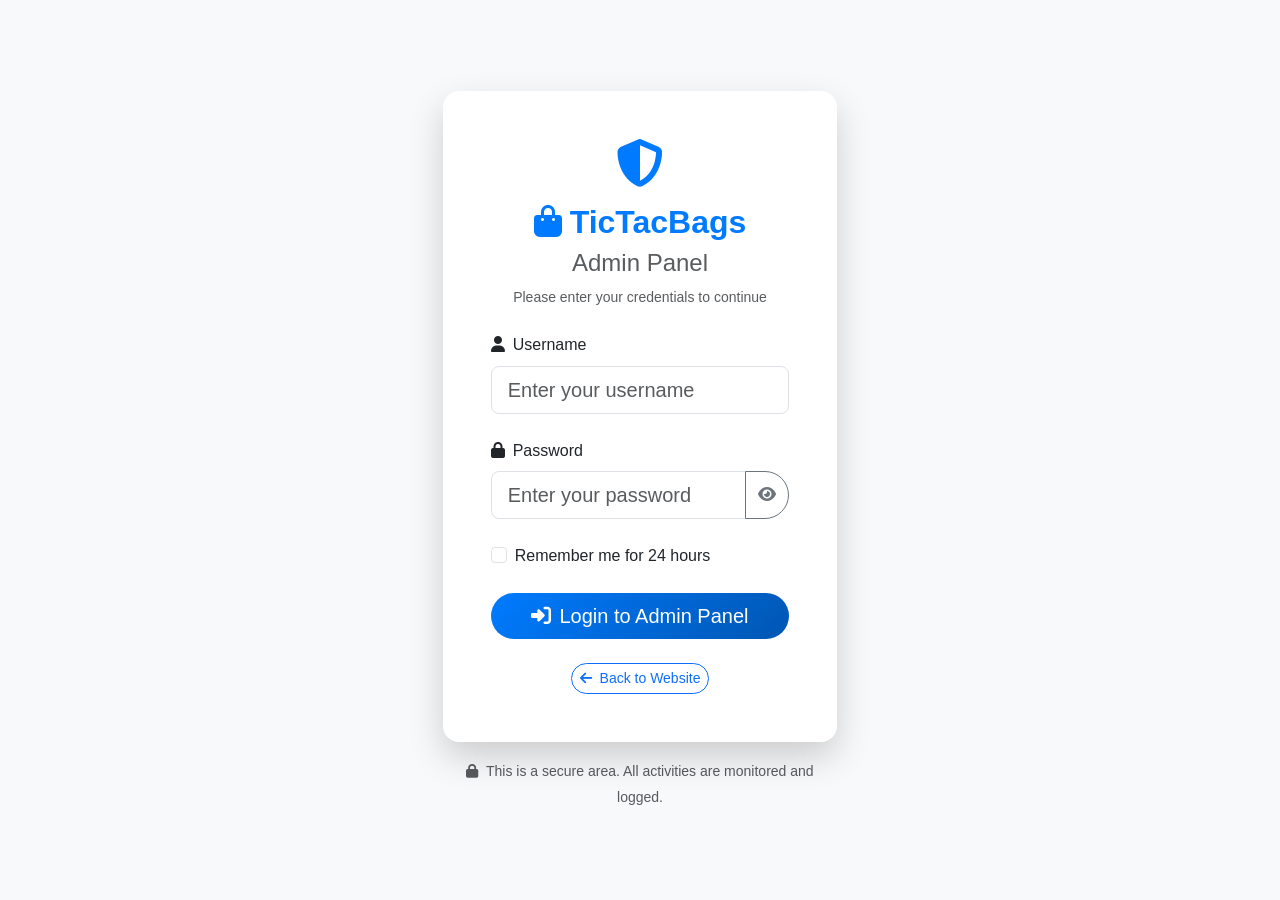
<file: admin/index.html>
<!DOCTYPE html>
<html lang="en">
<head>
    <meta charset="UTF-8">
    <meta name="viewport" content="width=device-width, initial-scale=1.0">
    <meta name="robots" content="noindex, nofollow">
    <title>Admin Login - TicTacBags</title>
    
    <!-- Bootstrap CSS -->
    <link href="https://cdn.jsdelivr.net/npm/bootstrap@5.3.0/dist/css/bootstrap.min.css" rel="stylesheet">
    <!-- Font Awesome -->
    <link rel="stylesheet" href="https://cdnjs.cloudflare.com/ajax/libs/font-awesome/6.4.0/css/all.min.css">
    <!-- Custom CSS -->
    <link rel="stylesheet" href="../css/style.css">
</head>
<body class="bg-light">
    <div class="container-fluid vh-100 d-flex align-items-center justify-content-center">
        <div class="row w-100">
            <div class="col-lg-4 col-md-6 col-sm-8 mx-auto">
                <div class="card shadow-lg border-0 rounded-4">
                    <div class="card-body p-5">
                        <!-- Header -->
                        <div class="text-center mb-4">
                            <i class="fas fa-shield-alt text-primary mb-3" style="font-size: 3rem;"></i>
                            <h2 class="fw-bold text-primary mb-2">
                                <i class="fas fa-shopping-bag me-2"></i>TicTacBags
                            </h2>
                            <h4 class="text-muted">Admin Panel</h4>
                            <p class="text-muted small">Please enter your credentials to continue</p>
                        </div>

                        <!-- Login Form -->
                        <form id="adminLoginForm">
                            <div class="mb-4">
                                <label for="username" class="form-label">
                                    <i class="fas fa-user me-2"></i>Username
                                </label>
                                <input type="text" class="form-control form-control-lg" id="username" name="username" required placeholder="Enter your username">
                            </div>

                            <div class="mb-4">
                                <label for="password" class="form-label">
                                    <i class="fas fa-lock me-2"></i>Password
                                </label>
                                <div class="input-group">
                                    <input type="password" class="form-control form-control-lg" id="password" name="password" required placeholder="Enter your password">
                                    <button class="btn btn-outline-secondary" type="button" onclick="togglePassword()">
                                        <i class="fas fa-eye" id="passwordToggle"></i>
                                    </button>
                                </div>
                            </div>

                            <!-- Remember Me -->
                            <div class="form-check mb-4">
                                <input class="form-check-input" type="checkbox" id="rememberMe" name="rememberMe">
                                <label class="form-check-label" for="rememberMe">
                                    Remember me for 24 hours
                                </label>
                            </div>

                            <!-- Error Message -->
                            <div id="errorMessage" class="alert alert-danger d-none" role="alert">
                                <i class="fas fa-exclamation-triangle me-2"></i>
                                <span id="errorText"></span>
                            </div>

                            <!-- Success Message -->
                            <div id="successMessage" class="alert alert-success d-none" role="alert">
                                <i class="fas fa-check-circle me-2"></i>
                                Login successful! Redirecting...
                            </div>

                            <!-- Submit Button -->
                            <div class="d-grid">
                                <button type="submit" class="btn btn-primary btn-lg">
                                    <i class="fas fa-sign-in-alt me-2"></i>Login to Admin Panel
                                </button>
                            </div>
                        </form>


                        <!-- Back to Website -->
                        <div class="text-center mt-4">
                            <a href="../index.html" class="btn btn-outline-primary btn-sm">
                                <i class="fas fa-arrow-left me-2"></i>Back to Website
                            </a>
                        </div>
                    </div>
                </div>

                <!-- Security Notice -->
                <div class="text-center mt-3">
                    <small class="text-muted">
                        <i class="fas fa-lock me-1"></i>
                        This is a secure area. All activities are monitored and logged.
                    </small>
                </div>
            </div>
        </div>
    </div>

    <!-- Bootstrap JS -->
    <script src="https://cdn.jsdelivr.net/npm/bootstrap@5.3.0/dist/js/bootstrap.bundle.min.js"></script>
    
    <script>
        // Admin credentials (in a real application, this would be server-side)
        const ADMIN_CREDENTIALS = {
            username: 'admin',
            password: '7akc4hce'
        };

        // Check if already logged in
        document.addEventListener('DOMContentLoaded', function() {
            const loginData = localStorage.getItem('tictacbags_admin_login');
            if (loginData) {
                const data = JSON.parse(loginData);
                const now = new Date().getTime();
                
                // Check if session is still valid (24 hours)
                if (data.rememberMe && (now - data.timestamp) < (24 * 60 * 60 * 1000)) {
                    showSuccess();
                    setTimeout(() => {
                        window.location.href = 'dashboard.html';
                    }, 1000);
                    return;
                }
                
                // Check if session is still valid (1 hour without remember me)
                if (!data.rememberMe && (now - data.timestamp) < (60 * 60 * 1000)) {
                    showSuccess();
                    setTimeout(() => {
                        window.location.href = 'dashboard.html';
                    }, 1000);
                    return;
                }
                
                // Session expired, remove from storage
                localStorage.removeItem('tictacbags_admin_login');
            }
        });

        // Handle login form submission
        document.getElementById('adminLoginForm').addEventListener('submit', function(e) {
            e.preventDefault();
            
            const username = document.getElementById('username').value.trim();
            const password = document.getElementById('password').value;
            const rememberMe = document.getElementById('rememberMe').checked;

            // Hide previous messages
            hideMessages();

            // Validate credentials
            if (username === ADMIN_CREDENTIALS.username && password === ADMIN_CREDENTIALS.password) {
                // Store login session
                const loginData = {
                    username: username,
                    timestamp: new Date().getTime(),
                    rememberMe: rememberMe
                };
                localStorage.setItem('tictacbags_admin_login', JSON.stringify(loginData));
                
                // Show success message and redirect
                showSuccess();
                setTimeout(() => {
                    window.location.href = 'dashboard.html';
                }, 1500);
            } else {
                showError('Invalid username or password. Please try again.');
            }
        });

        function togglePassword() {
            const passwordField = document.getElementById('password');
            const toggleIcon = document.getElementById('passwordToggle');
            
            if (passwordField.type === 'password') {
                passwordField.type = 'text';
                toggleIcon.className = 'fas fa-eye-slash';
            } else {
                passwordField.type = 'password';
                toggleIcon.className = 'fas fa-eye';
            }
        }

        function showError(message) {
            const errorDiv = document.getElementById('errorMessage');
            const errorText = document.getElementById('errorText');
            errorText.textContent = message;
            errorDiv.classList.remove('d-none');
            
            // Auto-hide after 5 seconds
            setTimeout(() => {
                hideMessages();
            }, 5000);
        }

        function showSuccess() {
            const successDiv = document.getElementById('successMessage');
            successDiv.classList.remove('d-none');
        }

        function hideMessages() {
            document.getElementById('errorMessage').classList.add('d-none');
            document.getElementById('successMessage').classList.add('d-none');
        }

        // Handle enter key for demo credentials
        document.addEventListener('keydown', function(e) {
            if (e.key === 'Enter' && e.ctrlKey) {
                document.getElementById('username').value = ADMIN_CREDENTIALS.username;
                document.getElementById('password').value = ADMIN_CREDENTIALS.password;
                document.getElementById('adminLoginForm').dispatchEvent(new Event('submit'));
            }
        });
    </script>
</body>
</html>
</file>
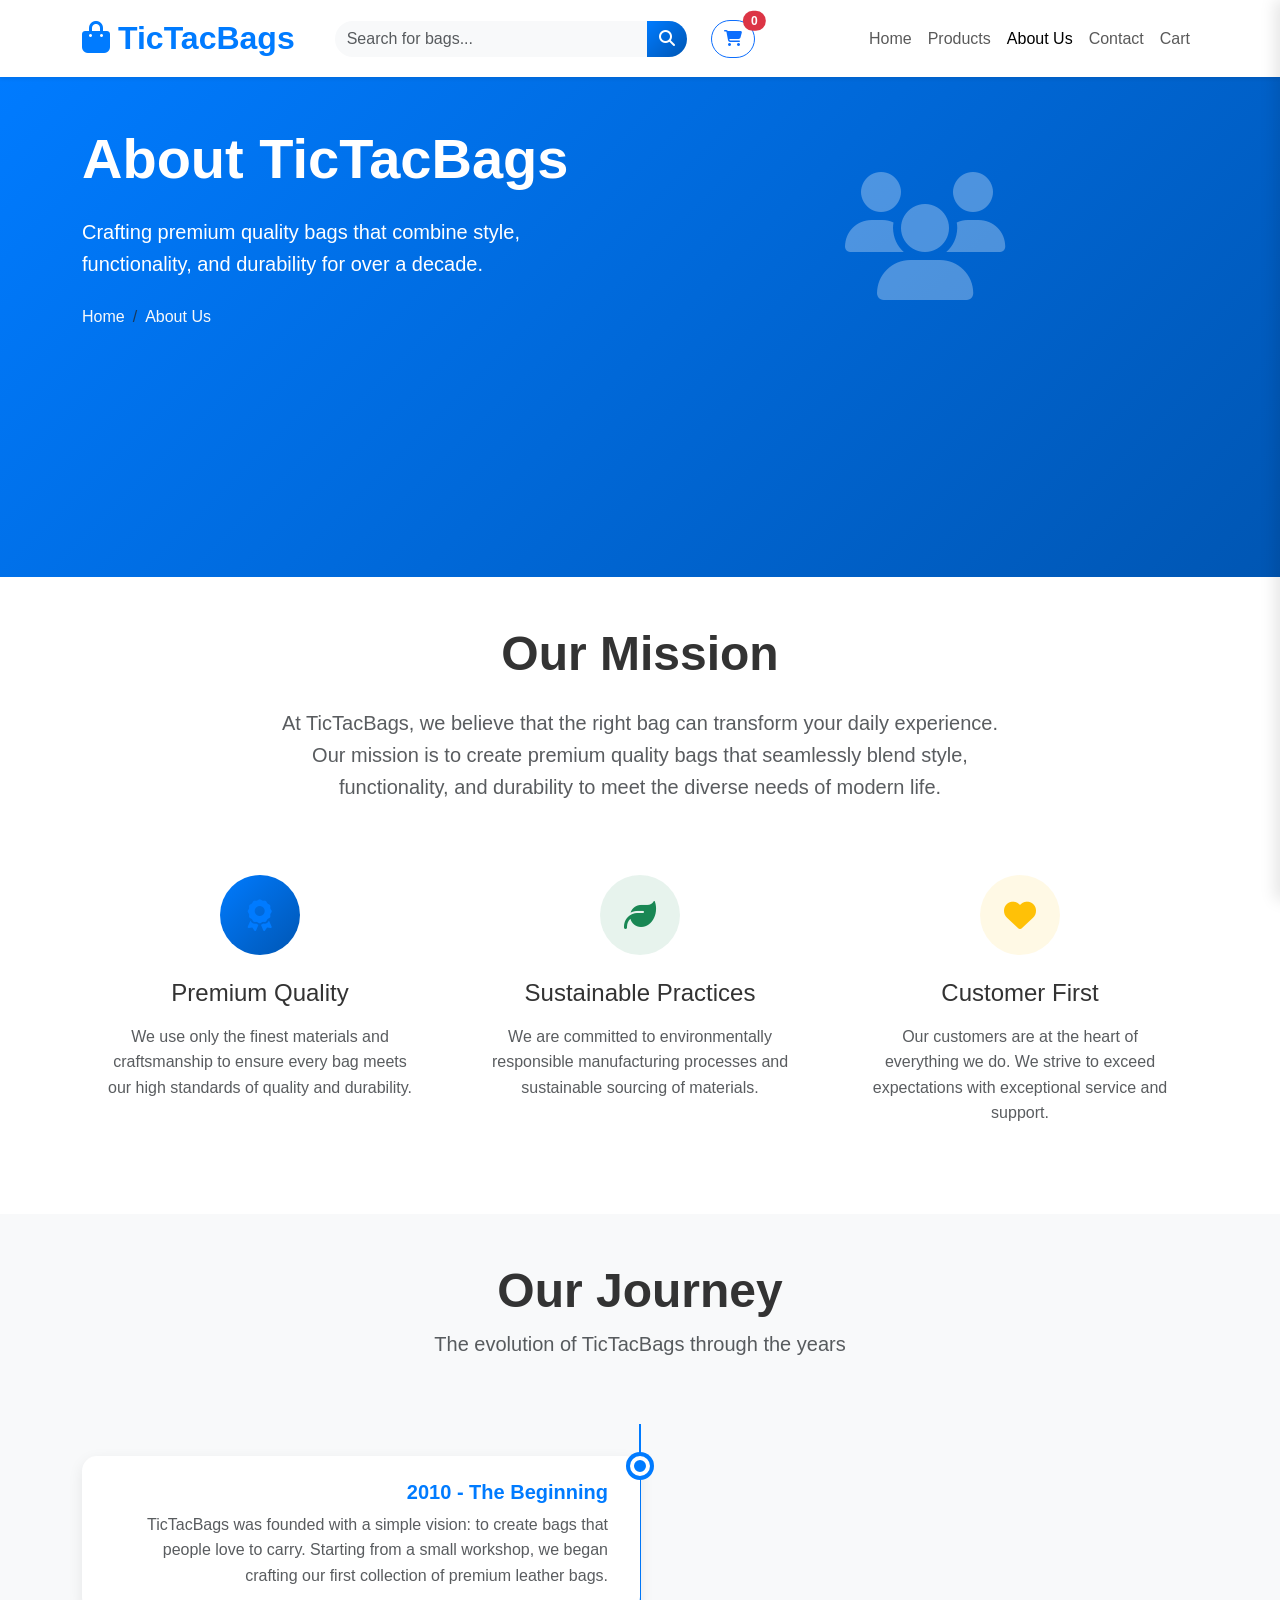
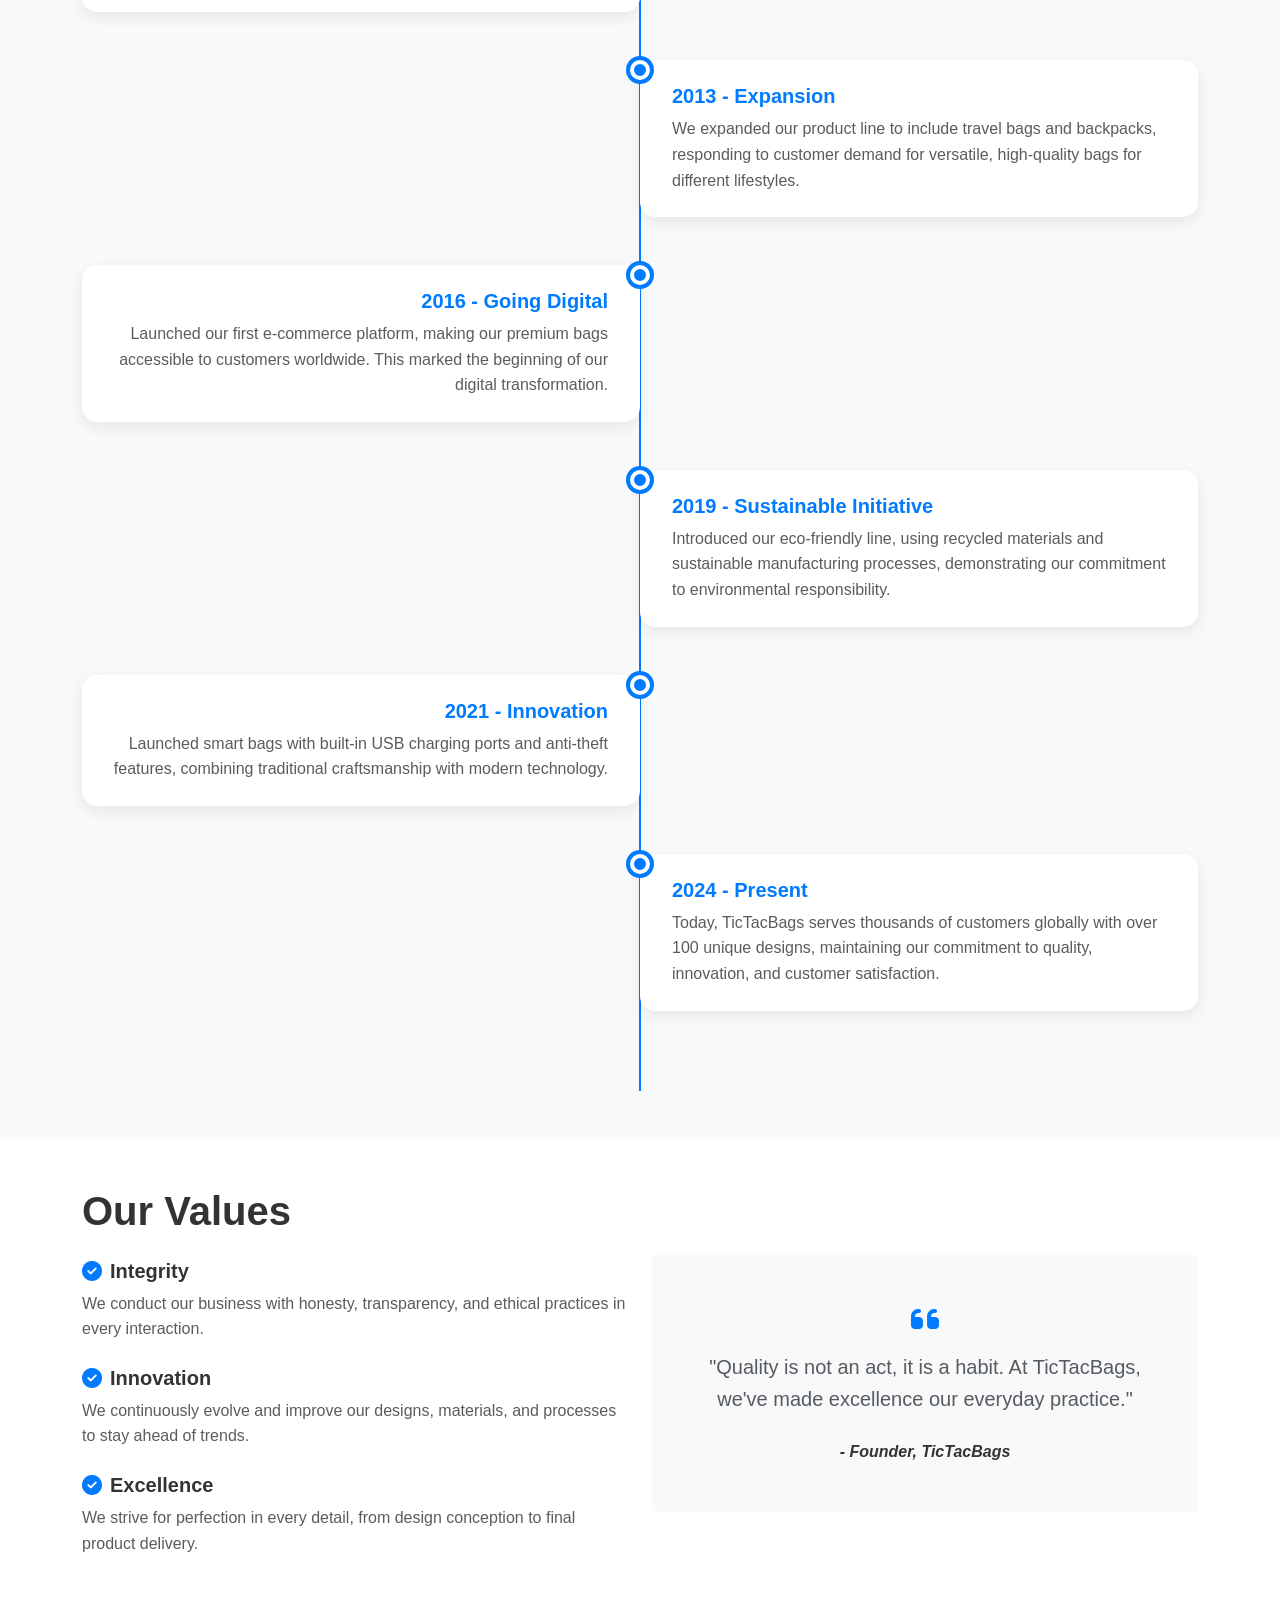
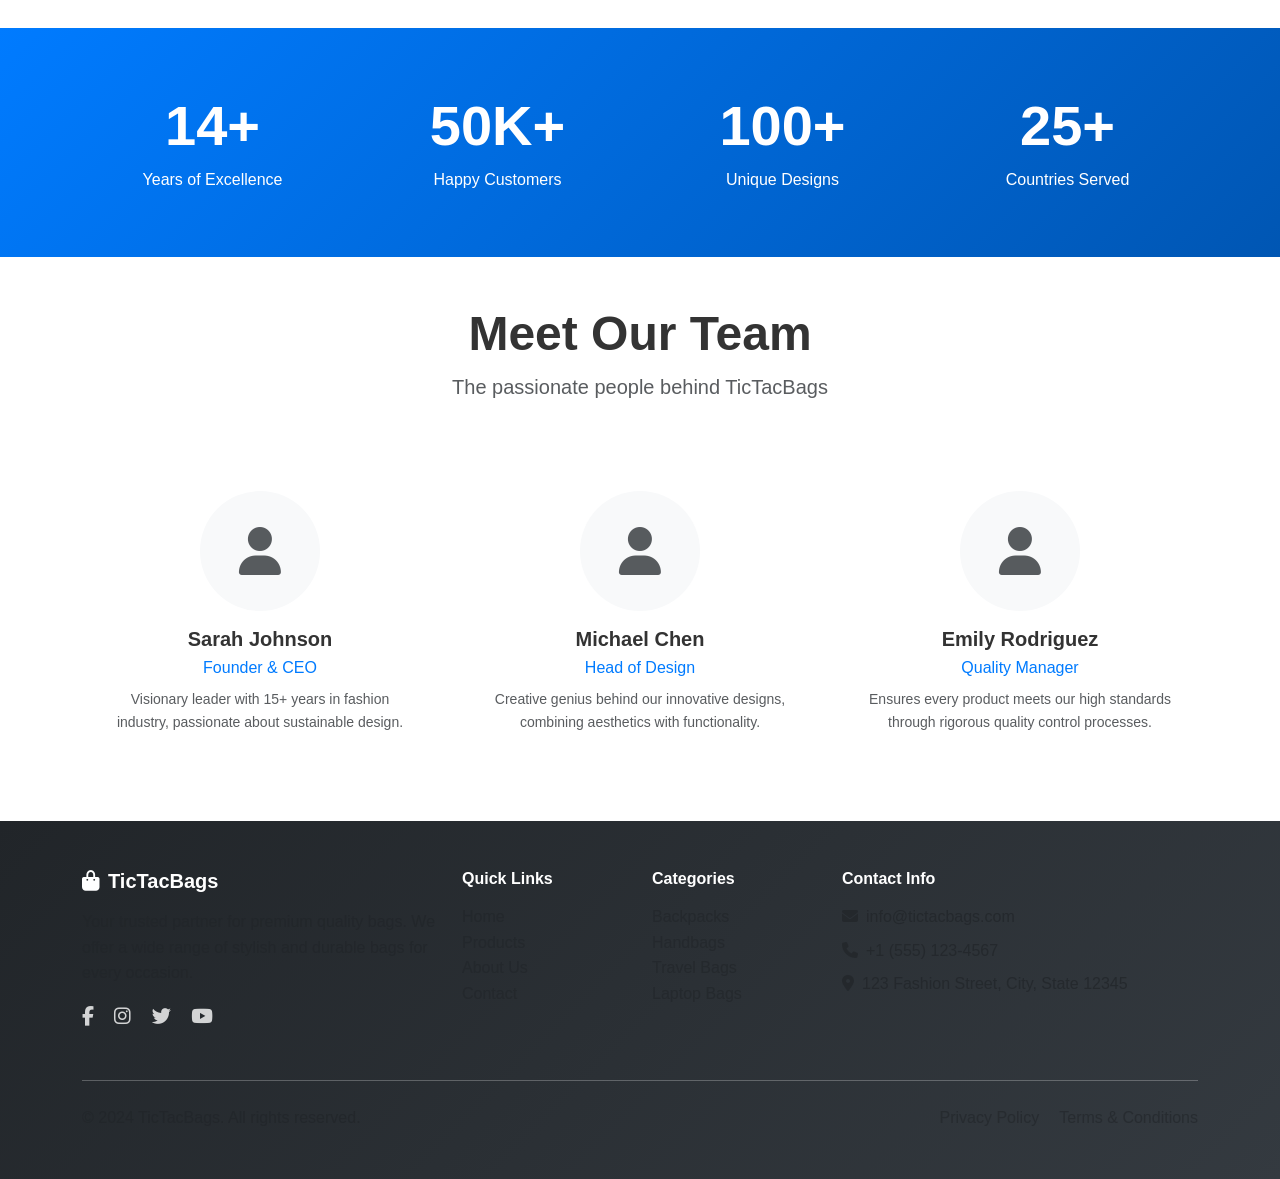
<file: about.html>
<!DOCTYPE html>
<html lang="en">
<head>
    <meta charset="UTF-8">
    <meta name="viewport" content="width=device-width, initial-scale=1.0">
    
    <!-- Primary Meta Tags -->
    <title>About TicTacBags - Premium Bag Manufacturer Since 2010 | Pakistan</title>
    <meta name="title" content="About TicTacBags - Premium Bag Manufacturer Since 2010 | Pakistan">
    <meta name="description" content="Discover TicTacBags' journey since 2010. Learn about our mission to create premium quality bags, sustainable practices, and commitment to customer satisfaction. Pakistan's trusted bag manufacturer.">
    <meta name="keywords" content="about TicTacBags, premium bag manufacturer Pakistan, company history, mission values, sustainable bags, quality craftsmanship, bag company Pakistan">
    <meta name="author" content="TicTacBags">
    <meta name="robots" content="index, follow">
    <link rel="canonical" href="https://tictacbags.com/about.html">
    
    <!-- Open Graph / Facebook -->
    <meta property="og:type" content="website">
    <meta property="og:url" content="https://tictacbags.com/about.html">
    <meta property="og:title" content="About TicTacBags - Premium Bag Manufacturer Since 2010">
    <meta property="og:description" content="Discover our journey in creating premium quality bags with sustainable practices and exceptional craftsmanship since 2010.">
    <meta property="og:image" content="https://tictacbags.com/images/about-og.jpg">
    <meta property="og:site_name" content="TicTacBags">
    
    <!-- Twitter -->
    <meta property="twitter:card" content="summary_large_image">
    <meta property="twitter:url" content="https://tictacbags.com/about.html">
    <meta property="twitter:title" content="About TicTacBags - Premium Bag Manufacturer Since 2010">
    <meta property="twitter:description" content="Discover our journey in creating premium quality bags with sustainable practices and exceptional craftsmanship.">
    <meta property="twitter:image" content="https://tictacbags.com/images/about-twitter.jpg">
    
    <!-- Structured Data -->
    <script type="application/ld+json">
    {
      "@context": "https://schema.org",
      "@type": "AboutPage",
      "url": "https://tictacbags.com/about.html",
      "name": "About TicTacBags",
      "description": "Learn about TicTacBags' mission, values, and journey in creating premium quality bags since 2010",
      "mainEntity": {
        "@type": "Organization",
        "name": "TicTacBags",
        "url": "https://tictacbags.com",
        "logo": "https://tictacbags.com/images/logo.png",
        "foundingDate": "2010",
        "foundingLocation": {
          "@type": "Place",
          "name": "Karachi, Pakistan"
        },
        "description": "Premium quality bag manufacturer specializing in backpacks, handbags, travel bags, and more",
        "mission": "To create premium quality bags that seamlessly blend style, functionality, and durability",
        "numberOfEmployees": "50-100",
        "address": {
          "@type": "PostalAddress",
          "streetAddress": "123 Fashion Street",
          "addressLocality": "Karachi",
          "postalCode": "12345",
          "addressCountry": "PK"
        }
      },
      "breadcrumb": {
        "@type": "BreadcrumbList",
        "itemListElement": [
          {
            "@type": "ListItem",
            "position": 1,
            "name": "Home",
            "item": "https://tictacbags.com/"
          },
          {
            "@type": "ListItem",
            "position": 2,
            "name": "About Us",
            "item": "https://tictacbags.com/about.html"
          }
        ]
      }
    }
    </script>    
    <!-- Favicon -->
    <link rel="icon" type="image/svg+xml" href="favicon.svg">
    <link rel="icon" type="image/x-icon" href="favicon.ico">
    <link rel="apple-touch-icon" sizes="180x180" href="apple-touch-icon.png">
    <link rel="icon" type="image/png" sizes="32x32" href="favicon-32x32.png">
    <link rel="icon" type="image/png" sizes="16x16" href="favicon-16x16.png">
    <link rel="icon" type="image/png" sizes="192x192" href="favicon-192x192.png">
    <link rel="icon" type="image/png" sizes="512x512" href="favicon-512x512.png">
    <link rel="manifest" href="site.webmanifest">
    
    <!-- Bootstrap CSS -->
    <link href="https://cdn.jsdelivr.net/npm/bootstrap@5.3.0/dist/css/bootstrap.min.css" rel="stylesheet">
    <!-- Font Awesome -->
    <link rel="stylesheet" href="https://cdnjs.cloudflare.com/ajax/libs/font-awesome/6.4.0/css/all.min.css">
    <!-- Custom CSS -->
    <link rel="stylesheet" href="css/style.css">
</head>
<body>
    <!-- Header -->
    <header class="main-header">
        <nav class="navbar navbar-expand-lg navbar-light bg-white shadow-sm sticky-top">
            <div class="container">
                <a class="navbar-brand fw-bold fs-2 text-primary" href="index.html">
                    <i class="fas fa-shopping-bag me-2"></i>TicTacBags
                </a>
                
                <!-- Search Bar -->
                <div class="search-container d-none d-md-block flex-grow-1 mx-4">
                    <div class="input-group">
                        <input type="text" class="form-control border-0 bg-light" placeholder="Search for bags..." id="searchInput">
                        <button class="btn btn-primary" type="button" onclick="searchProducts()">
                            <i class="fas fa-search"></i>
                        </button>
                    </div>
                </div>

                <!-- Mobile Search Toggle -->
                <button class="btn btn-outline-primary d-md-none me-2" type="button" data-bs-toggle="collapse" data-bs-target="#mobileSearch">
                    <i class="fas fa-search"></i>
                </button>

                <!-- Cart Icon -->
                <button class="btn btn-outline-primary position-relative me-3" onclick="toggleCart()">
                    <i class="fas fa-shopping-cart"></i>
                    <span class="position-absolute top-0 start-100 translate-middle badge rounded-pill bg-danger" id="cartCount">0</span>
                </button>

                <!-- Mobile Menu Toggle -->
                <button class="navbar-toggler" type="button" data-bs-toggle="collapse" data-bs-target="#navbarNav">
                    <span class="navbar-toggler-icon"></span>
                </button>

                <!-- Navigation Menu -->
                <div class="collapse navbar-collapse" id="navbarNav">
                    <ul class="navbar-nav ms-auto">
                        <li class="nav-item">
                            <a class="nav-link" href="index.html">Home</a>
                        </li>
                        <li class="nav-item">
                            <a class="nav-link" href="products.html">Products</a>
                        </li>
                        <li class="nav-item">
                            <a class="nav-link active" href="about.html">About Us</a>
                        </li>
                        <li class="nav-item">
                            <a class="nav-link" href="contact.html">Contact</a>
                        </li>
                        <li class="nav-item">
                            <a class="nav-link" href="cart.html">Cart</a>
                        </li>
                    </ul>
                </div>
            </div>
        </nav>

        <!-- Mobile Search -->
        <div class="collapse" id="mobileSearch">
            <div class="container py-3">
                <div class="input-group">
                    <input type="text" class="form-control" placeholder="Search for bags..." id="mobileSearchInput">
                    <button class="btn btn-primary" type="button" onclick="searchProductsMobile()">
                        <i class="fas fa-search"></i>
                    </button>
                </div>
            </div>
        </div>
    </header>

    <!-- Page Header -->
    <section class="py-5 bg-gradient-primary text-white">
        <div class="container">
            <div class="row align-items-center">
                <div class="col-lg-6">
                    <h1 class="display-4 fw-bold mb-4">About TicTacBags</h1>
                    <p class="lead mb-4">Crafting premium quality bags that combine style, functionality, and durability for over a decade.</p>
                    <nav aria-label="breadcrumb">
                        <ol class="breadcrumb breadcrumb-light">
                            <li class="breadcrumb-item"><a href="index.html" class="text-light text-decoration-none">Home</a></li>
                            <li class="breadcrumb-item active text-light" aria-current="page">About Us</li>
                        </ol>
                    </nav>
                </div>
                <div class="col-lg-6 text-center">
                    <i class="fas fa-users" style="font-size: 8rem; opacity: 0.3;"></i>
                </div>
            </div>
        </div>
    </section>

    <!-- Company Mission -->
    <section class="py-5">
        <div class="container">
            <div class="row">
                <div class="col-lg-8 mx-auto text-center">
                    <h2 class="display-5 fw-bold mb-4">Our Mission</h2>
                    <p class="lead text-muted mb-5">
                        At TicTacBags, we believe that the right bag can transform your daily experience. Our mission is to create premium quality bags that seamlessly blend style, functionality, and durability to meet the diverse needs of modern life.
                    </p>
                </div>
            </div>
            
            <div class="row g-4">
                <div class="col-lg-4 text-center">
                    <div class="p-4 h-100">
                        <div class="bg-primary bg-opacity-10 rounded-circle d-inline-flex align-items-center justify-content-center mb-4" style="width: 80px; height: 80px;">
                            <i class="fas fa-award text-primary" style="font-size: 2rem;"></i>
                        </div>
                        <h4 class="mb-3">Premium Quality</h4>
                        <p class="text-muted">We use only the finest materials and craftsmanship to ensure every bag meets our high standards of quality and durability.</p>
                    </div>
                </div>
                <div class="col-lg-4 text-center">
                    <div class="p-4 h-100">
                        <div class="bg-success bg-opacity-10 rounded-circle d-inline-flex align-items-center justify-content-center mb-4" style="width: 80px; height: 80px;">
                            <i class="fas fa-leaf text-success" style="font-size: 2rem;"></i>
                        </div>
                        <h4 class="mb-3">Sustainable Practices</h4>
                        <p class="text-muted">We are committed to environmentally responsible manufacturing processes and sustainable sourcing of materials.</p>
                    </div>
                </div>
                <div class="col-lg-4 text-center">
                    <div class="p-4 h-100">
                        <div class="bg-warning bg-opacity-10 rounded-circle d-inline-flex align-items-center justify-content-center mb-4" style="width: 80px; height: 80px;">
                            <i class="fas fa-heart text-warning" style="font-size: 2rem;"></i>
                        </div>
                        <h4 class="mb-3">Customer First</h4>
                        <p class="text-muted">Our customers are at the heart of everything we do. We strive to exceed expectations with exceptional service and support.</p>
                    </div>
                </div>
            </div>
        </div>
    </section>

    <!-- Company Timeline -->
    <section class="py-5 bg-light">
        <div class="container">
            <div class="row">
                <div class="col-12 text-center mb-5">
                    <h2 class="display-5 fw-bold">Our Journey</h2>
                    <p class="lead text-muted">The evolution of TicTacBags through the years</p>
                </div>
            </div>
            
            <div class="timeline">
                <div class="timeline-item">
                    <div class="timeline-marker"></div>
                    <div class="timeline-content">
                        <h5 class="fw-bold text-primary mb-2">2010 - The Beginning</h5>
                        <p class="text-muted mb-0">TicTacBags was founded with a simple vision: to create bags that people love to carry. Starting from a small workshop, we began crafting our first collection of premium leather bags.</p>
                    </div>
                </div>
                
                <div class="timeline-item">
                    <div class="timeline-marker"></div>
                    <div class="timeline-content">
                        <h5 class="fw-bold text-primary mb-2">2013 - Expansion</h5>
                        <p class="text-muted mb-0">We expanded our product line to include travel bags and backpacks, responding to customer demand for versatile, high-quality bags for different lifestyles.</p>
                    </div>
                </div>
                
                <div class="timeline-item">
                    <div class="timeline-marker"></div>
                    <div class="timeline-content">
                        <h5 class="fw-bold text-primary mb-2">2016 - Going Digital</h5>
                        <p class="text-muted mb-0">Launched our first e-commerce platform, making our premium bags accessible to customers worldwide. This marked the beginning of our digital transformation.</p>
                    </div>
                </div>
                
                <div class="timeline-item">
                    <div class="timeline-marker"></div>
                    <div class="timeline-content">
                        <h5 class="fw-bold text-primary mb-2">2019 - Sustainable Initiative</h5>
                        <p class="text-muted mb-0">Introduced our eco-friendly line, using recycled materials and sustainable manufacturing processes, demonstrating our commitment to environmental responsibility.</p>
                    </div>
                </div>
                
                <div class="timeline-item">
                    <div class="timeline-marker"></div>
                    <div class="timeline-content">
                        <h5 class="fw-bold text-primary mb-2">2021 - Innovation</h5>
                        <p class="text-muted mb-0">Launched smart bags with built-in USB charging ports and anti-theft features, combining traditional craftsmanship with modern technology.</p>
                    </div>
                </div>
                
                <div class="timeline-item">
                    <div class="timeline-marker"></div>
                    <div class="timeline-content">
                        <h5 class="fw-bold text-primary mb-2">2024 - Present</h5>
                        <p class="text-muted mb-0">Today, TicTacBags serves thousands of customers globally with over 100 unique designs, maintaining our commitment to quality, innovation, and customer satisfaction.</p>
                    </div>
                </div>
            </div>
        </div>
    </section>

    <!-- Values Section -->
    <section class="py-5">
        <div class="container">
            <div class="row align-items-center">
                <div class="col-lg-6 mb-4 mb-lg-0">
                    <h2 class="display-6 fw-bold mb-4">Our Values</h2>
                    <div class="mb-4">
                        <h5 class="fw-bold mb-2">
                            <i class="fas fa-check-circle text-primary me-2"></i>Integrity
                        </h5>
                        <p class="text-muted">We conduct our business with honesty, transparency, and ethical practices in every interaction.</p>
                    </div>
                    <div class="mb-4">
                        <h5 class="fw-bold mb-2">
                            <i class="fas fa-check-circle text-primary me-2"></i>Innovation
                        </h5>
                        <p class="text-muted">We continuously evolve and improve our designs, materials, and processes to stay ahead of trends.</p>
                    </div>
                    <div class="mb-4">
                        <h5 class="fw-bold mb-2">
                            <i class="fas fa-check-circle text-primary me-2"></i>Excellence
                        </h5>
                        <p class="text-muted">We strive for perfection in every detail, from design conception to final product delivery.</p>
                    </div>
                </div>
                <div class="col-lg-6">
                    <div class="bg-light rounded p-5 text-center">
                        <i class="fas fa-quote-left text-primary mb-3" style="font-size: 2rem;"></i>
                        <blockquote class="mb-4">
                            <p class="lead text-muted">"Quality is not an act, it is a habit. At TicTacBags, we've made excellence our everyday practice."</p>
                        </blockquote>
                        <cite class="fw-bold">- Founder, TicTacBags</cite>
                    </div>
                </div>
            </div>
        </div>
    </section>

    <!-- Statistics Section -->
    <section class="py-5 bg-primary text-white">
        <div class="container">
            <div class="row text-center">
                <div class="col-lg-3 col-md-6 mb-4 mb-lg-0">
                    <div class="p-3">
                        <h2 class="display-4 fw-bold mb-2">14+</h2>
                        <p class="mb-0">Years of Excellence</p>
                    </div>
                </div>
                <div class="col-lg-3 col-md-6 mb-4 mb-lg-0">
                    <div class="p-3">
                        <h2 class="display-4 fw-bold mb-2">50K+</h2>
                        <p class="mb-0">Happy Customers</p>
                    </div>
                </div>
                <div class="col-lg-3 col-md-6 mb-4 mb-lg-0">
                    <div class="p-3">
                        <h2 class="display-4 fw-bold mb-2">100+</h2>
                        <p class="mb-0">Unique Designs</p>
                    </div>
                </div>
                <div class="col-lg-3 col-md-6">
                    <div class="p-3">
                        <h2 class="display-4 fw-bold mb-2">25+</h2>
                        <p class="mb-0">Countries Served</p>
                    </div>
                </div>
            </div>
        </div>
    </section>

    <!-- Team Section -->
    <section class="py-5">
        <div class="container">
            <div class="row">
                <div class="col-12 text-center mb-5">
                    <h2 class="display-5 fw-bold">Meet Our Team</h2>
                    <p class="lead text-muted">The passionate people behind TicTacBags</p>
                </div>
            </div>
            
            <div class="row g-4">
                <div class="col-lg-4 col-md-6 text-center">
                    <div class="p-4">
                        <div class="bg-light rounded-circle d-inline-flex align-items-center justify-content-center mb-3" style="width: 120px; height: 120px;">
                            <i class="fas fa-user text-muted" style="font-size: 3rem;"></i>
                        </div>
                        <h5 class="fw-bold mb-1">Sarah Johnson</h5>
                        <p class="text-primary mb-2">Founder & CEO</p>
                        <p class="text-muted small">Visionary leader with 15+ years in fashion industry, passionate about sustainable design.</p>
                    </div>
                </div>
                <div class="col-lg-4 col-md-6 text-center">
                    <div class="p-4">
                        <div class="bg-light rounded-circle d-inline-flex align-items-center justify-content-center mb-3" style="width: 120px; height: 120px;">
                            <i class="fas fa-user text-muted" style="font-size: 3rem;"></i>
                        </div>
                        <h5 class="fw-bold mb-1">Michael Chen</h5>
                        <p class="text-primary mb-2">Head of Design</p>
                        <p class="text-muted small">Creative genius behind our innovative designs, combining aesthetics with functionality.</p>
                    </div>
                </div>
                <div class="col-lg-4 col-md-6 text-center">
                    <div class="p-4">
                        <div class="bg-light rounded-circle d-inline-flex align-items-center justify-content-center mb-3" style="width: 120px; height: 120px;">
                            <i class="fas fa-user text-muted" style="font-size: 3rem;"></i>
                        </div>
                        <h5 class="fw-bold mb-1">Emily Rodriguez</h5>
                        <p class="text-primary mb-2">Quality Manager</p>
                        <p class="text-muted small">Ensures every product meets our high standards through rigorous quality control processes.</p>
                    </div>
                </div>
            </div>
        </div>
    </section>

    <!-- Footer -->
    <footer class="bg-dark text-white py-5">
        <div class="container">
            <div class="row">
                <div class="col-lg-4 mb-4">
                    <h5 class="fw-bold mb-3">
                        <i class="fas fa-shopping-bag me-2"></i>TicTacBags
                    </h5>
                    <p class="text-muted">Your trusted partner for premium quality bags. We offer a wide range of stylish and durable bags for every occasion.</p>
                    <div class="social-links">
                        <a href="#" class="text-white me-3"><i class="fab fa-facebook-f"></i></a>
                        <a href="#" class="text-white me-3"><i class="fab fa-instagram"></i></a>
                        <a href="#" class="text-white me-3"><i class="fab fa-twitter"></i></a>
                        <a href="#" class="text-white"><i class="fab fa-youtube"></i></a>
                    </div>
                </div>
                <div class="col-lg-2 col-md-6 mb-4">
                    <h6 class="fw-bold mb-3">Quick Links</h6>
                    <ul class="list-unstyled">
                        <li><a href="index.html" class="text-muted text-decoration-none">Home</a></li>
                        <li><a href="products.html" class="text-muted text-decoration-none">Products</a></li>
                        <li><a href="about.html" class="text-muted text-decoration-none">About Us</a></li>
                        <li><a href="contact.html" class="text-muted text-decoration-none">Contact</a></li>
                    </ul>
                </div>
                <div class="col-lg-2 col-md-6 mb-4">
                    <h6 class="fw-bold mb-3">Categories</h6>
                    <ul class="list-unstyled">
                        <li><a href="#" class="text-muted text-decoration-none">Backpacks</a></li>
                        <li><a href="#" class="text-muted text-decoration-none">Handbags</a></li>
                        <li><a href="#" class="text-muted text-decoration-none">Travel Bags</a></li>
                        <li><a href="#" class="text-muted text-decoration-none">Laptop Bags</a></li>
                    </ul>
                </div>
                <div class="col-lg-4 mb-4">
                    <h6 class="fw-bold mb-3">Contact Info</h6>
                    <p class="text-muted mb-2"><i class="fas fa-envelope me-2"></i>info@tictacbags.com</p>
                    <p class="text-muted mb-2"><i class="fas fa-phone me-2"></i>+1 (555) 123-4567</p>
                    <p class="text-muted"><i class="fas fa-map-marker-alt me-2"></i>123 Fashion Street, City, State 12345</p>
                </div>
            </div>
            <hr class="my-4">
            <div class="row align-items-center">
                <div class="col-md-6">
                    <p class="text-muted mb-0">&copy; 2024 TicTacBags. All rights reserved.</p>
                </div>
                <div class="col-md-6 text-md-end">
                    <a href="#" class="text-muted text-decoration-none me-3">Privacy Policy</a>
                    <a href="#" class="text-muted text-decoration-none">Terms & Conditions</a>
                </div>
            </div>
        </div>
    </footer>

    <!-- Sliding Cart -->
    <div id="slidingCart" class="sliding-cart">
        <div class="cart-header">
            <h5 class="mb-0">Shopping Cart</h5>
            <button class="btn-close" onclick="toggleCart()"></button>
        </div>
        <div class="cart-body" id="cartItems">
            <!-- Cart items will be loaded here -->
        </div>
        <div class="cart-footer">
            <div class="cart-total mb-3">
                <strong>Total: Rs <span id="cartTotal">0</span></strong>
            </div>
            <a href="cart.html" class="btn btn-primary w-100 mb-2">View Cart</a>
            <a href="checkout.html" class="btn btn-success w-100">Checkout</a>
        </div>
    </div>

    <!-- Overlay -->
    <div id="cartOverlay" class="cart-overlay" onclick="toggleCart()"></div>

    <!-- Bootstrap JS -->
    <script src="https://cdn.jsdelivr.net/npm/bootstrap@5.3.0/dist/js/bootstrap.bundle.min.js"></script>
    <!-- Custom JS -->
    <script src="js/main.js"></script>
</body>
</html>
</file>
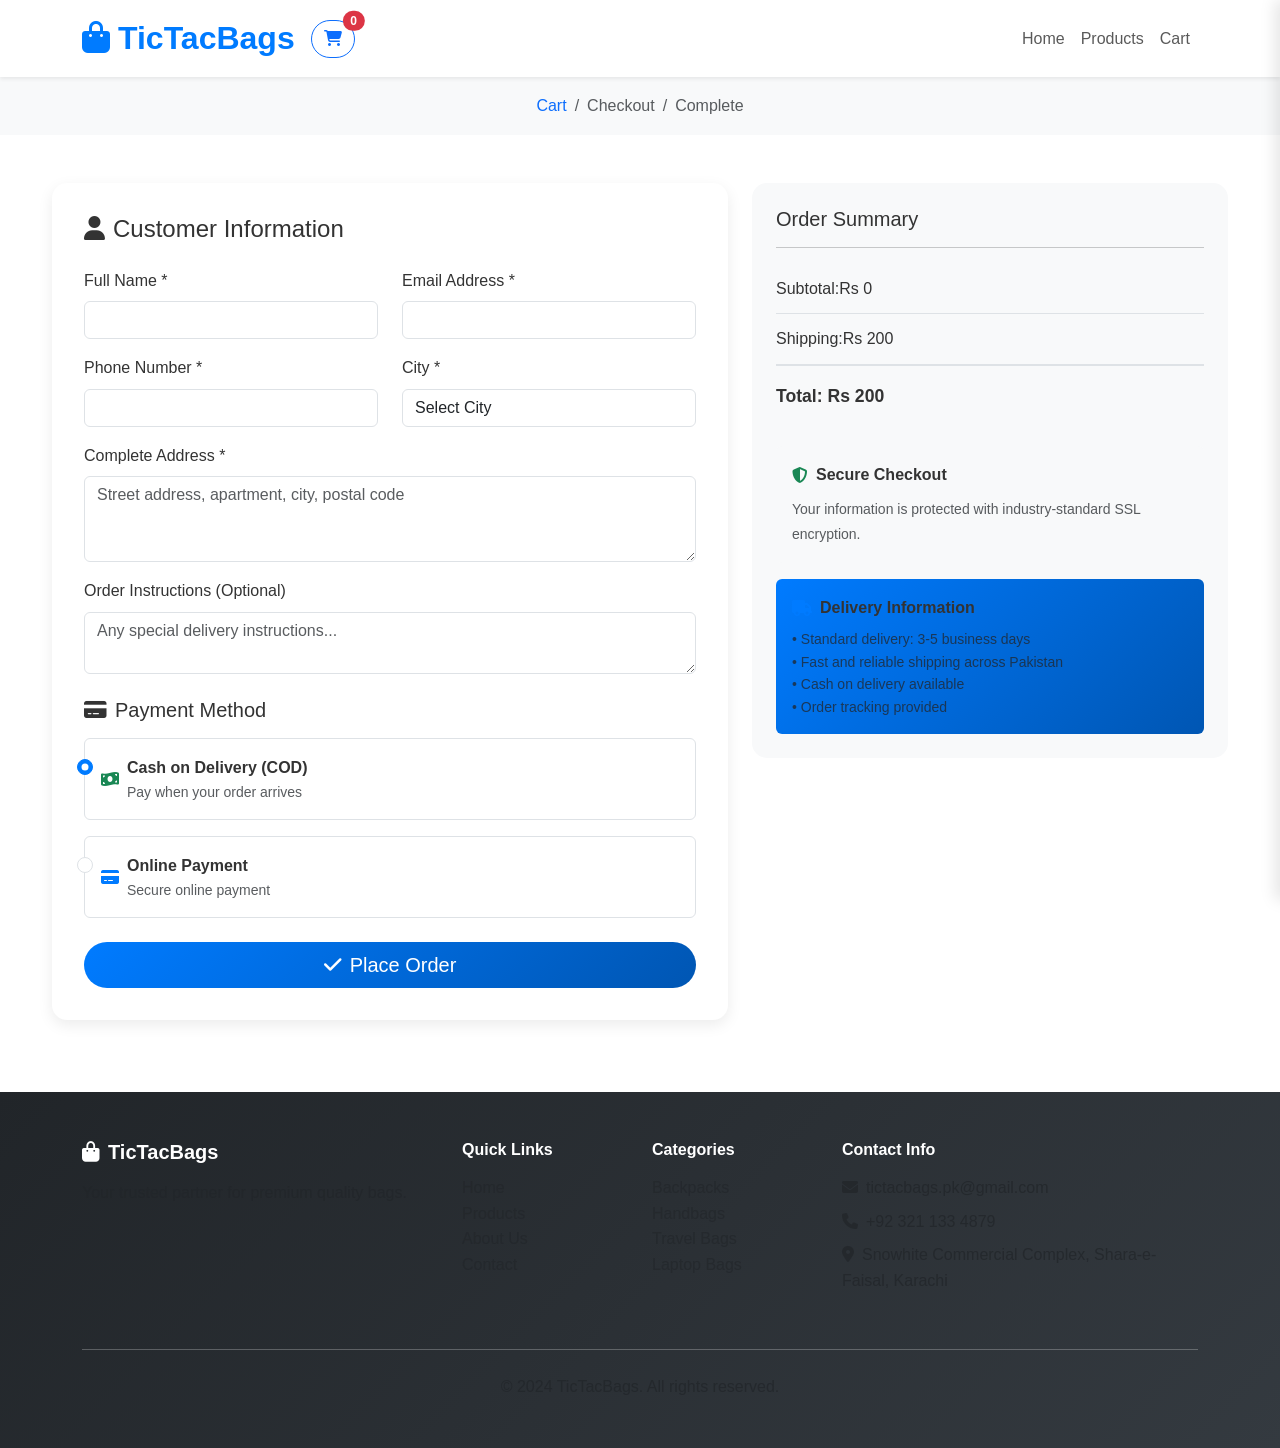
<file: checkout.html>
<!DOCTYPE html>
<html lang="en">
<head>
    <meta charset="UTF-8">
    <meta name="viewport" content="width=device-width, initial-scale=1.0">
    
    <!-- Primary Meta Tags -->
    <title>Secure Checkout - TicTacBags | Complete Your Order</title>
    <meta name="title" content="Secure Checkout - TicTacBags | Complete Your Order">
    <meta name="description" content="Complete your TicTacBags order with secure checkout. Multiple payment options including Cash on Delivery (COD) and online payments. Fast and reliable shipping.">
    <meta name="author" content="TicTacBags">
    <meta name="robots" content="noindex, nofollow">
    
    <!-- Additional SEO Meta Tags -->
    <meta name="theme-color" content="#007bff">
    <link rel="canonical" href="https://tictacbags.com/checkout.html">
    
    <!-- Structured Data for Checkout Page -->
    <script type="application/ld+json">
    {
      "@context": "https://schema.org",
      "@type": "WebPage",
      "name": "Checkout",
      "description": "TicTacBags secure checkout page",
      "url": "https://tictacbags.com/checkout.html",
      "isPartOf": {
        "@type": "WebSite",
        "name": "TicTacBags",
        "url": "https://tictacbags.com"
      },
      "breadcrumb": {
        "@type": "BreadcrumbList",
        "itemListElement": [
          {
            "@type": "ListItem",
            "position": 1,
            "name": "Home",
            "item": "https://tictacbags.com/"
          },
          {
            "@type": "ListItem",
            "position": 2,
            "name": "Cart",
            "item": "https://tictacbags.com/cart.html"
          },
          {
            "@type": "ListItem",
            "position": 3,
            "name": "Checkout",
            "item": "https://tictacbags.com/checkout.html"
          }
        ]
      }
    }
    </script>    
    <!-- Favicon -->
    <link rel="icon" type="image/svg+xml" href="favicon.svg">
    <link rel="icon" type="image/x-icon" href="favicon.ico">
    <link rel="apple-touch-icon" sizes="180x180" href="apple-touch-icon.png">
    <link rel="icon" type="image/png" sizes="32x32" href="favicon-32x32.png">
    <link rel="icon" type="image/png" sizes="16x16" href="favicon-16x16.png">
    <link rel="icon" type="image/png" sizes="192x192" href="favicon-192x192.png">
    <link rel="icon" type="image/png" sizes="512x512" href="favicon-512x512.png">
    <link rel="manifest" href="site.webmanifest">
    
    <!-- Bootstrap CSS -->
    <link href="https://cdn.jsdelivr.net/npm/bootstrap@5.3.0/dist/css/bootstrap.min.css" rel="stylesheet">
    <!-- Font Awesome -->
    <link rel="stylesheet" href="https://cdnjs.cloudflare.com/ajax/libs/font-awesome/6.4.0/css/all.min.css">
    <!-- Custom CSS -->
    <link rel="stylesheet" href="css/style.css">
</head>
<body>
    <!-- Header -->
    <header class="main-header">
        <nav class="navbar navbar-expand-lg navbar-light bg-white shadow-sm sticky-top">
            <div class="container">
                <a class="navbar-brand fw-bold fs-2 text-primary" href="index.html">
                    <i class="fas fa-shopping-bag me-2"></i>TicTacBags
                </a>
                
                <!-- Cart Icon -->
                <button class="btn btn-outline-primary position-relative me-3" onclick="toggleCart()">
                    <i class="fas fa-shopping-cart"></i>
                    <span class="position-absolute top-0 start-100 translate-middle badge rounded-pill bg-danger" id="cartCount">0</span>
                </button>

                <!-- Navigation Menu -->
                <div class="navbar-nav ms-auto d-none d-md-flex">
                    <a class="nav-link" href="index.html">Home</a>
                    <a class="nav-link" href="products.html">Products</a>
                    <a class="nav-link" href="cart.html">Cart</a>
                </div>
            </div>
        </nav>
    </header>

    <!-- Checkout Progress -->
    <section class="py-3 bg-light">
        <div class="container">
            <div class="row">
                <div class="col-12">
                    <nav aria-label="breadcrumb">
                        <ol class="breadcrumb justify-content-center mb-0">
                            <li class="breadcrumb-item"><a href="cart.html" class="text-decoration-none">Cart</a></li>
                            <li class="breadcrumb-item active" aria-current="page">Checkout</li>
                            <li class="breadcrumb-item text-muted">Complete</li>
                        </ol>
                    </nav>
                </div>
            </div>
        </div>
    </section>

    <!-- Checkout Section -->
    <section class="py-5">
        <div class="container checkout-container">
            <div class="row">
                <!-- Customer Information Form -->
                <div class="col-lg-7 mb-4">
                    <div class="checkout-form">
                        <h4 class="mb-4">
                            <i class="fas fa-user me-2"></i>Customer Information
                        </h4>
                        
                        <form id="checkoutForm">
                            <div class="row">
                                <div class="col-md-6 mb-3">
                                    <label for="name" class="form-label">Full Name *</label>
                                    <input type="text" class="form-control" id="name" name="name" required>
                                </div>
                                <div class="col-md-6 mb-3">
                                    <label for="email" class="form-label">Email Address *</label>
                                    <input type="email" class="form-control" id="email" name="email" required>
                                </div>
                            </div>
                            
                            <div class="row">
                                <div class="col-md-6 mb-3">
                                    <label for="phone" class="form-label">Phone Number *</label>
                                    <input type="tel" class="form-control" id="phone" name="phone" required>
                                </div>
                                <div class="col-md-6 mb-3">
                                    <label for="city" class="form-label">City *</label>
                                    <select class="form-control" id="city" name="city" required onchange="updateShippingCost()">
                                        <option value="">Select City</option>
                                        <option value="karachi">Karachi (Rs 200 delivery)</option>
                                        <option value="other">Other Cities (Rs 400 delivery)</option>
                                    </select>
                                </div>
                            </div>
                            
                            <div class="mb-3">
                                <label for="address" class="form-label">Complete Address *</label>
                                <textarea class="form-control" id="address" name="address" rows="3" placeholder="Street address, apartment, city, postal code" required></textarea>
                            </div>
                            
                            <div class="mb-4">
                                <label for="instructions" class="form-label">Order Instructions (Optional)</label>
                                <textarea class="form-control" id="instructions" name="instructions" rows="2" placeholder="Any special delivery instructions..."></textarea>
                            </div>

                            <!-- Payment Method -->
                            <h5 class="mb-3">
                                <i class="fas fa-credit-card me-2"></i>Payment Method
                            </h5>
                            
                            <div class="payment-methods mb-4">
                                <div class="form-check mb-3 p-3 border rounded">
                                    <input class="form-check-input" type="radio" name="paymentMethod" id="cod" value="cod" checked>
                                    <label class="form-check-label w-100" for="cod">
                                        <div class="d-flex align-items-center">
                                            <i class="fas fa-money-bill-wave text-success me-2"></i>
                                            <div>
                                                <strong>Cash on Delivery (COD)</strong>
                                                <div class="text-muted small">Pay when your order arrives</div>
                                            </div>
                                        </div>
                                    </label>
                                </div>
                                
                                <div class="form-check mb-3 p-3 border rounded">
                                    <input class="form-check-input" type="radio" name="paymentMethod" id="online" value="online">
                                    <label class="form-check-label w-100" for="online">
                                        <div class="d-flex align-items-center">
                                            <i class="fas fa-credit-card text-primary me-2"></i>
                                            <div>
                                                <strong>Online Payment</strong>
                                                <div class="text-muted small">Secure online payment</div>
                                            </div>
                                        </div>
                                    </label>
                                </div>
                                
                                <!-- Online Payment Info -->
                                <div id="onlinePaymentInfo" class="alert alert-info mt-3" style="display: none;">
                                    <i class="fas fa-info-circle me-2"></i>
                                    <strong>For online payment info, please contact us on WhatsApp:</strong>
                                    <br>
                                    <a href="https://wa.me/923211334879" class="btn btn-success btn-sm mt-2" target="_blank">
                                        <i class="fab fa-whatsapp me-1"></i>Contact on WhatsApp
                                    </a>
                                </div>
                            </div>

                            <!-- Place Order Button -->
                            <div class="d-grid">
                                <button type="submit" class="btn btn-primary btn-lg">
                                    <i class="fas fa-check me-2"></i>Place Order
                                </button>
                            </div>
                        </form>
                    </div>
                </div>

                <!-- Order Summary -->
                <div class="col-lg-5">
                    <div class="order-summary">
                        <div id="orderSummary">
                            <!-- Order summary will be loaded here -->
                        </div>
                        
                        <!-- Security Notice -->
                        <div class="mt-4 p-3 bg-light rounded">
                            <div class="d-flex align-items-center mb-2">
                                <i class="fas fa-shield-alt text-success me-2"></i>
                                <strong>Secure Checkout</strong>
                            </div>
                            <small class="text-muted">
                                Your information is protected with industry-standard SSL encryption.
                            </small>
                        </div>

                        <!-- Delivery Info -->
                        <div class="mt-3 p-3 bg-primary bg-opacity-10 rounded">
                            <div class="d-flex align-items-center mb-2">
                                <i class="fas fa-truck text-primary me-2"></i>
                                <strong>Delivery Information</strong>
                            </div>
                            <ul class="list-unstyled mb-0 small text-muted">
                                <li>• Standard delivery: 3-5 business days</li>
                                <li>• Fast and reliable shipping across Pakistan</li>
                                <li>• Cash on delivery available</li>
                                <li>• Order tracking provided</li>
                            </ul>
                        </div>
                    </div>
                </div>
            </div>
        </div>
    </section>

    <!-- Footer -->
    <footer class="bg-dark text-white py-5">
        <div class="container">
            <div class="row">
                <div class="col-lg-4 mb-4">
                    <h5 class="fw-bold mb-3">
                        <i class="fas fa-shopping-bag me-2"></i>TicTacBags
                    </h5>
                    <p class="text-muted">Your trusted partner for premium quality bags.</p>
                </div>
                <div class="col-lg-2 col-md-6 mb-4">
                    <h6 class="fw-bold mb-3">Quick Links</h6>
                    <ul class="list-unstyled">
                        <li><a href="index.html" class="text-muted text-decoration-none">Home</a></li>
                        <li><a href="products.html" class="text-muted text-decoration-none">Products</a></li>
                        <li><a href="about.html" class="text-muted text-decoration-none">About Us</a></li>
                        <li><a href="contact.html" class="text-muted text-decoration-none">Contact</a></li>
                    </ul>
                </div>
                <div class="col-lg-2 col-md-6 mb-4">
                    <h6 class="fw-bold mb-3">Categories</h6>
                    <ul class="list-unstyled">
                        <li><a href="#" class="text-muted text-decoration-none">Backpacks</a></li>
                        <li><a href="#" class="text-muted text-decoration-none">Handbags</a></li>
                        <li><a href="#" class="text-muted text-decoration-none">Travel Bags</a></li>
                        <li><a href="#" class="text-muted text-decoration-none">Laptop Bags</a></li>
                    </ul>
                </div>
                <div class="col-lg-4 mb-4">
                    <h6 class="fw-bold mb-3">Contact Info</h6>
                    <p class="text-muted mb-2"><i class="fas fa-envelope me-2"></i>tictacbags.pk@gmail.com</p>
                    <p class="text-muted mb-2"><i class="fas fa-phone me-2"></i>+92 321 133 4879</p>
                    <p class="text-muted mb-2"><i class="fas fa-map-marker-alt me-2"></i>Snowhite Commercial Complex, Shara-e-Faisal, Karachi</p>
                </div>
            </div>
            <hr class="my-4">
            <div class="text-center">
                <p class="text-muted mb-0">&copy; 2024 TicTacBags. All rights reserved.</p>
            </div>
        </div>
    </footer>

    <!-- Sliding Cart -->
    <div id="slidingCart" class="sliding-cart">
        <div class="cart-header">
            <h5 class="mb-0">Shopping Cart</h5>
            <button class="btn-close" onclick="toggleCart()"></button>
        </div>
        <div class="cart-body" id="cartItems">
            <!-- Cart items will be loaded here -->
        </div>
        <div class="cart-footer">
            <div class="cart-total mb-3">
                <strong>Total: Rs <span id="cartTotal">0</span></strong>
            </div>
            <a href="cart.html" class="btn btn-primary w-100 mb-2">View Cart</a>
            <a href="checkout.html" class="btn btn-success w-100">Checkout</a>
        </div>
    </div>

    <!-- Overlay -->
    <div id="cartOverlay" class="cart-overlay" onclick="toggleCart()"></div>

    <!-- Bootstrap JS -->
    <script src="https://cdn.jsdelivr.net/npm/bootstrap@5.3.0/dist/js/bootstrap.bundle.min.js"></script>
    <!-- Custom JS -->
    <script src="js/main.js"></script>
</body>
</html>
</file>
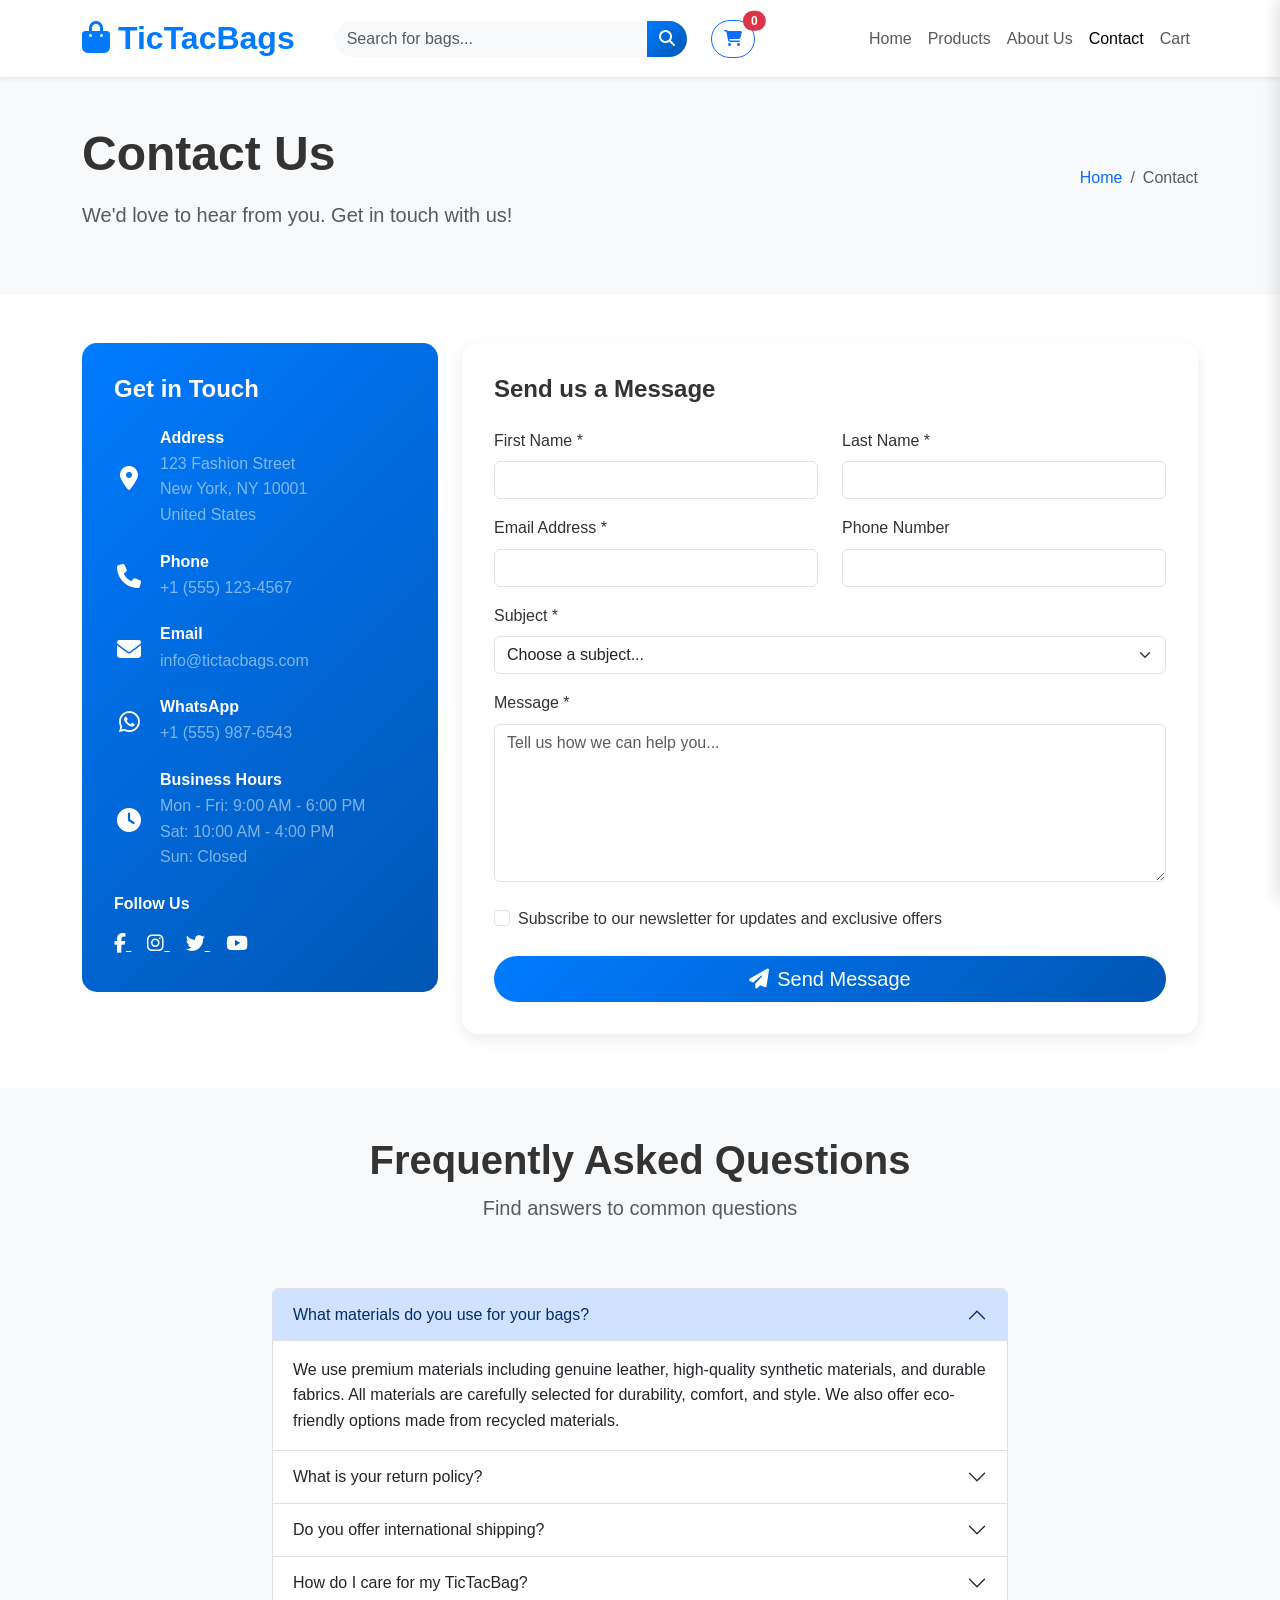
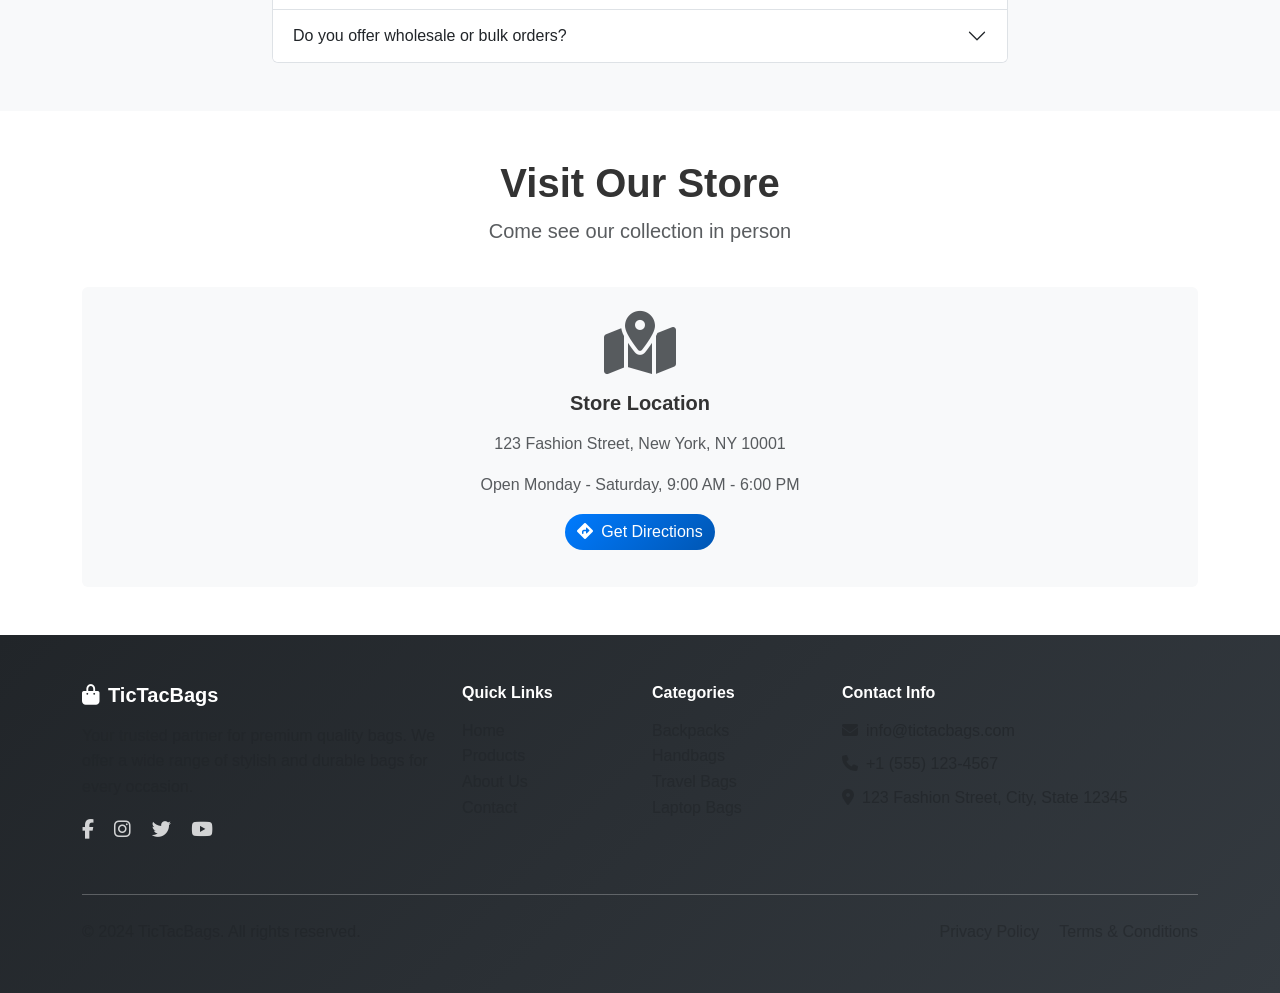
<file: contact.html>
<!DOCTYPE html>
<html lang="en">
<head>
    <meta charset="UTF-8">
    <meta name="viewport" content="width=device-width, initial-scale=1.0">
    
    <!-- Primary Meta Tags -->
    <title>Contact TicTacBags - Customer Support & Inquiries | Pakistan</title>
    <meta name="title" content="Contact TicTacBags - Customer Support & Inquiries | Pakistan">
    <meta name="description" content="Contact TicTacBags Pakistan for customer support, product inquiries, or feedback. Get in touch via phone (+92-300-1234567), email (info@tictacbags.com), or our contact form. We're here to help!">
    <meta name="keywords" content="contact TicTacBags Pakistan, customer support Pakistan, bag inquiries, TicTacBags contact details, customer service Pakistan, premium bags support">
    <meta name="author" content="TicTacBags">
    <meta name="robots" content="index, follow">
    <link rel="canonical" href="https://tictacbags.com/contact.html">
    
    <!-- Open Graph / Facebook -->
    <meta property="og:type" content="website">
    <meta property="og:url" content="https://tictacbags.com/contact.html">
    <meta property="og:title" content="Contact TicTacBags - Customer Support & Inquiries">
    <meta property="og:description" content="Get in touch with TicTacBags Pakistan for customer support, product inquiries, or feedback. We're here to help!">
    <meta property="og:image" content="https://tictacbags.com/images/contact-og.jpg">
    <meta property="og:site_name" content="TicTacBags">
    
    <!-- Twitter -->
    <meta property="twitter:card" content="summary_large_image">
    <meta property="twitter:url" content="https://tictacbags.com/contact.html">
    <meta property="twitter:title" content="Contact TicTacBags - Customer Support & Inquiries">
    <meta property="twitter:description" content="Get in touch with TicTacBags Pakistan for customer support and inquiries.">
    <meta property="twitter:image" content="https://tictacbags.com/images/contact-twitter.jpg">
    
    <!-- Structured Data -->
    <script type="application/ld+json">
    {
      "@context": "https://schema.org",
      "@type": "ContactPage",
      "url": "https://tictacbags.com/contact.html",
      "name": "Contact TicTacBags",
      "description": "Contact page for TicTacBags customer support and inquiries",
      "mainEntity": {
        "@type": "Organization",
        "name": "TicTacBags",
        "url": "https://tictacbags.com",
        "logo": "https://tictacbags.com/images/logo.png",
        "contactPoint": [
          {
            "@type": "ContactPoint",
            "telephone": "+92-300-1234567",
            "contactType": "customer service",
            "availableLanguage": ["English", "Urdu"],
            "areaServed": "PK"
          },
          {
            "@type": "ContactPoint",
            "email": "info@tictacbags.com",
            "contactType": "customer service",
            "availableLanguage": ["English", "Urdu"]
          }
        ],
        "address": {
          "@type": "PostalAddress",
          "streetAddress": "123 Fashion Street",
          "addressLocality": "Karachi",
          "postalCode": "12345",
          "addressCountry": "PK"
        },
        "openingHoursSpecification": [
          {
            "@type": "OpeningHoursSpecification",
            "dayOfWeek": ["Monday", "Tuesday", "Wednesday", "Thursday", "Friday"],
            "opens": "09:00",
            "closes": "18:00"
          },
          {
            "@type": "OpeningHoursSpecification",
            "dayOfWeek": "Saturday",
            "opens": "10:00",
            "closes": "16:00"
          }
        ]
      },
      "breadcrumb": {
        "@type": "BreadcrumbList",
        "itemListElement": [
          {
            "@type": "ListItem",
            "position": 1,
            "name": "Home",
            "item": "https://tictacbags.com/"
          },
          {
            "@type": "ListItem",
            "position": 2,
            "name": "Contact",
            "item": "https://tictacbags.com/contact.html"
          }
        ]
      }
    }
    </script>    
    <!-- Favicon -->
    <link rel="icon" type="image/svg+xml" href="favicon.svg">
    <link rel="icon" type="image/x-icon" href="favicon.ico">
    <link rel="apple-touch-icon" sizes="180x180" href="apple-touch-icon.png">
    <link rel="icon" type="image/png" sizes="32x32" href="favicon-32x32.png">
    <link rel="icon" type="image/png" sizes="16x16" href="favicon-16x16.png">
    <link rel="icon" type="image/png" sizes="192x192" href="favicon-192x192.png">
    <link rel="icon" type="image/png" sizes="512x512" href="favicon-512x512.png">
    <link rel="manifest" href="site.webmanifest">
    
    <!-- Bootstrap CSS -->
    <link href="https://cdn.jsdelivr.net/npm/bootstrap@5.3.0/dist/css/bootstrap.min.css" rel="stylesheet">
    <!-- Font Awesome -->
    <link rel="stylesheet" href="https://cdnjs.cloudflare.com/ajax/libs/font-awesome/6.4.0/css/all.min.css">
    <!-- Custom CSS -->
    <link rel="stylesheet" href="css/style.css">
</head>
<body>
    <!-- Header -->
    <header class="main-header">
        <nav class="navbar navbar-expand-lg navbar-light bg-white shadow-sm sticky-top">
            <div class="container">
                <a class="navbar-brand fw-bold fs-2 text-primary" href="index.html">
                    <i class="fas fa-shopping-bag me-2"></i>TicTacBags
                </a>
                
                <!-- Search Bar -->
                <div class="search-container d-none d-md-block flex-grow-1 mx-4">
                    <div class="input-group">
                        <input type="text" class="form-control border-0 bg-light" placeholder="Search for bags..." id="searchInput">
                        <button class="btn btn-primary" type="button" onclick="searchProducts()">
                            <i class="fas fa-search"></i>
                        </button>
                    </div>
                </div>

                <!-- Mobile Search Toggle -->
                <button class="btn btn-outline-primary d-md-none me-2" type="button" data-bs-toggle="collapse" data-bs-target="#mobileSearch">
                    <i class="fas fa-search"></i>
                </button>

                <!-- Cart Icon -->
                <button class="btn btn-outline-primary position-relative me-3" onclick="toggleCart()">
                    <i class="fas fa-shopping-cart"></i>
                    <span class="position-absolute top-0 start-100 translate-middle badge rounded-pill bg-danger" id="cartCount">0</span>
                </button>

                <!-- Mobile Menu Toggle -->
                <button class="navbar-toggler" type="button" data-bs-toggle="collapse" data-bs-target="#navbarNav">
                    <span class="navbar-toggler-icon"></span>
                </button>

                <!-- Navigation Menu -->
                <div class="collapse navbar-collapse" id="navbarNav">
                    <ul class="navbar-nav ms-auto">
                        <li class="nav-item">
                            <a class="nav-link" href="index.html">Home</a>
                        </li>
                        <li class="nav-item">
                            <a class="nav-link" href="products.html">Products</a>
                        </li>
                        <li class="nav-item">
                            <a class="nav-link" href="about.html">About Us</a>
                        </li>
                        <li class="nav-item">
                            <a class="nav-link active" href="contact.html">Contact</a>
                        </li>
                        <li class="nav-item">
                            <a class="nav-link" href="cart.html">Cart</a>
                        </li>
                    </ul>
                </div>
            </div>
        </nav>

        <!-- Mobile Search -->
        <div class="collapse" id="mobileSearch">
            <div class="container py-3">
                <div class="input-group">
                    <input type="text" class="form-control" placeholder="Search for bags..." id="mobileSearchInput">
                    <button class="btn btn-primary" type="button" onclick="searchProductsMobile()">
                        <i class="fas fa-search"></i>
                    </button>
                </div>
            </div>
        </div>
    </header>

    <!-- Page Header -->
    <section class="py-5 bg-light">
        <div class="container">
            <div class="row align-items-center">
                <div class="col-md-6">
                    <h1 class="display-5 fw-bold mb-3">Contact Us</h1>
                    <p class="lead text-muted">We'd love to hear from you. Get in touch with us!</p>
                </div>
                <div class="col-md-6 text-md-end">
                    <nav aria-label="breadcrumb">
                        <ol class="breadcrumb justify-content-md-end">
                            <li class="breadcrumb-item"><a href="index.html" class="text-decoration-none">Home</a></li>
                            <li class="breadcrumb-item active" aria-current="page">Contact</li>
                        </ol>
                    </nav>
                </div>
            </div>
        </div>
    </section>

    <!-- Contact Section -->
    <section class="py-5">
        <div class="container">
            <div class="row">
                <!-- Contact Information -->
                <div class="col-lg-4 mb-5">
                    <div class="contact-info h-100">
                        <h4 class="fw-bold mb-4 text-white">Get in Touch</h4>
                        
                        <div class="contact-item">
                            <i class="fas fa-map-marker-alt"></i>
                            <div>
                                <h6 class="fw-bold mb-1 text-white">Address</h6>
                                <p class="mb-0 text-white-50">123 Fashion Street<br>New York, NY 10001<br>United States</p>
                            </div>
                        </div>
                        
                        <div class="contact-item">
                            <i class="fas fa-phone"></i>
                            <div>
                                <h6 class="fw-bold mb-1 text-white">Phone</h6>
                                <p class="mb-0 text-white-50">+1 (555) 123-4567</p>
                            </div>
                        </div>
                        
                        <div class="contact-item">
                            <i class="fas fa-envelope"></i>
                            <div>
                                <h6 class="fw-bold mb-1 text-white">Email</h6>
                                <p class="mb-0 text-white-50">info@tictacbags.com</p>
                            </div>
                        </div>
                        
                        <div class="contact-item">
                            <i class="fab fa-whatsapp"></i>
                            <div>
                                <h6 class="fw-bold mb-1 text-white">WhatsApp</h6>
                                <p class="mb-0 text-white-50">+1 (555) 987-6543</p>
                            </div>
                        </div>
                        
                        <div class="contact-item">
                            <i class="fas fa-clock"></i>
                            <div>
                                <h6 class="fw-bold mb-1 text-white">Business Hours</h6>
                                <p class="mb-0 text-white-50">
                                    Mon - Fri: 9:00 AM - 6:00 PM<br>
                                    Sat: 10:00 AM - 4:00 PM<br>
                                    Sun: Closed
                                </p>
                            </div>
                        </div>
                        
                        <div class="mt-4">
                            <h6 class="fw-bold mb-3 text-white">Follow Us</h6>
                            <div class="social-links">
                                <a href="#" class="text-white me-3" target="_blank">
                                    <i class="fab fa-facebook-f"></i>
                                </a>
                                <a href="#" class="text-white me-3" target="_blank">
                                    <i class="fab fa-instagram"></i>
                                </a>
                                <a href="#" class="text-white me-3" target="_blank">
                                    <i class="fab fa-twitter"></i>
                                </a>
                                <a href="#" class="text-white" target="_blank">
                                    <i class="fab fa-youtube"></i>
                                </a>
                            </div>
                        </div>
                    </div>
                </div>

                <!-- Contact Form -->
                <div class="col-lg-8">
                    <div class="contact-form">
                        <h4 class="fw-bold mb-4">Send us a Message</h4>
                        
                        <form id="contactForm" novalidate>
                            <div class="row">
                                <div class="col-md-6 mb-3">
                                    <label for="firstName" class="form-label">First Name *</label>
                                    <input type="text" class="form-control" id="firstName" name="firstName" required>
                                    <div class="invalid-feedback">Please provide your first name.</div>
                                </div>
                                <div class="col-md-6 mb-3">
                                    <label for="lastName" class="form-label">Last Name *</label>
                                    <input type="text" class="form-control" id="lastName" name="lastName" required>
                                    <div class="invalid-feedback">Please provide your last name.</div>
                                </div>
                            </div>
                            
                            <div class="row">
                                <div class="col-md-6 mb-3">
                                    <label for="email" class="form-label">Email Address *</label>
                                    <input type="email" class="form-control" id="email" name="email" required>
                                    <div class="invalid-feedback">Please provide a valid email address.</div>
                                </div>
                                <div class="col-md-6 mb-3">
                                    <label for="phone" class="form-label">Phone Number</label>
                                    <input type="tel" class="form-control" id="phone" name="phone">
                                </div>
                            </div>
                            
                            <div class="mb-3">
                                <label for="subject" class="form-label">Subject *</label>
                                <select class="form-select" id="subject" name="subject" required>
                                    <option value="">Choose a subject...</option>
                                    <option value="general">General Inquiry</option>
                                    <option value="product">Product Information</option>
                                    <option value="order">Order Support</option>
                                    <option value="complaint">Complaint</option>
                                    <option value="feedback">Feedback</option>
                                    <option value="wholesale">Wholesale Inquiry</option>
                                    <option value="other">Other</option>
                                </select>
                                <div class="invalid-feedback">Please select a subject.</div>
                            </div>
                            
                            <div class="mb-4">
                                <label for="message" class="form-label">Message *</label>
                                <textarea class="form-control" id="message" name="message" rows="6" placeholder="Tell us how we can help you..." required></textarea>
                                <div class="invalid-feedback">Please provide your message.</div>
                            </div>
                            
                            <!-- Newsletter Subscription -->
                            <div class="form-check mb-4">
                                <input class="form-check-input" type="checkbox" id="newsletter" name="newsletter">
                                <label class="form-check-label" for="newsletter">
                                    Subscribe to our newsletter for updates and exclusive offers
                                </label>
                            </div>
                            
                            <div class="d-grid">
                                <button type="submit" class="btn btn-primary btn-lg">
                                    <i class="fas fa-paper-plane me-2"></i>Send Message
                                </button>
                            </div>
                        </form>
                    </div>
                </div>
            </div>
        </div>
    </section>

    <!-- FAQ Section -->
    <section class="py-5 bg-light">
        <div class="container">
            <div class="row">
                <div class="col-12 text-center mb-5">
                    <h2 class="display-6 fw-bold">Frequently Asked Questions</h2>
                    <p class="lead text-muted">Find answers to common questions</p>
                </div>
            </div>
            
            <div class="row">
                <div class="col-lg-8 mx-auto">
                    <div class="accordion" id="faqAccordion">
                        <div class="accordion-item">
                            <h2 class="accordion-header">
                                <button class="accordion-button" type="button" data-bs-toggle="collapse" data-bs-target="#faq1">
                                    What materials do you use for your bags?
                                </button>
                            </h2>
                            <div id="faq1" class="accordion-collapse collapse show" data-bs-parent="#faqAccordion">
                                <div class="accordion-body">
                                    We use premium materials including genuine leather, high-quality synthetic materials, and durable fabrics. All materials are carefully selected for durability, comfort, and style. We also offer eco-friendly options made from recycled materials.
                                </div>
                            </div>
                        </div>
                        
                        <div class="accordion-item">
                            <h2 class="accordion-header">
                                <button class="accordion-button collapsed" type="button" data-bs-toggle="collapse" data-bs-target="#faq2">
                                    What is your return policy?
                                </button>
                            </h2>
                            <div id="faq2" class="accordion-collapse collapse" data-bs-parent="#faqAccordion">
                                <div class="accordion-body">
                                    We offer a 30-day return policy for all items. Products must be in original condition with tags attached. Customer is responsible for return shipping costs unless the item was defective or damaged upon arrival.
                                </div>
                            </div>
                        </div>
                        
                        <div class="accordion-item">
                            <h2 class="accordion-header">
                                <button class="accordion-button collapsed" type="button" data-bs-toggle="collapse" data-bs-target="#faq3">
                                    Do you offer international shipping?
                                </button>
                            </h2>
                            <div id="faq3" class="accordion-collapse collapse" data-bs-parent="#faqAccordion">
                                <div class="accordion-body">
                                    Yes, we ship to over 25 countries worldwide. International shipping costs vary by destination and are calculated at checkout. Delivery times range from 7-14 business days depending on the location.
                                </div>
                            </div>
                        </div>
                        
                        <div class="accordion-item">
                            <h2 class="accordion-header">
                                <button class="accordion-button collapsed" type="button" data-bs-toggle="collapse" data-bs-target="#faq4">
                                    How do I care for my TicTacBag?
                                </button>
                            </h2>
                            <div id="faq4" class="accordion-collapse collapse" data-bs-parent="#faqAccordion">
                                <div class="accordion-body">
                                    Care instructions vary by material. For leather bags, use a leather conditioner periodically and avoid exposure to water. For fabric bags, spot clean with mild detergent. Detailed care instructions are included with each purchase.
                                </div>
                            </div>
                        </div>
                        
                        <div class="accordion-item">
                            <h2 class="accordion-header">
                                <button class="accordion-button collapsed" type="button" data-bs-toggle="collapse" data-bs-target="#faq5">
                                    Do you offer wholesale or bulk orders?
                                </button>
                            </h2>
                            <div id="faq5" class="accordion-collapse collapse" data-bs-parent="#faqAccordion">
                                <div class="accordion-body">
                                    Yes, we offer wholesale pricing for bulk orders of 50+ pieces. Please contact us using the form above or call our wholesale department for pricing and availability. Custom branding options are also available.
                                </div>
                            </div>
                        </div>
                    </div>
                </div>
            </div>
        </div>
    </section>

    <!-- Map Section -->
    <section class="py-5">
        <div class="container">
            <div class="row">
                <div class="col-12 text-center mb-4">
                    <h2 class="display-6 fw-bold">Visit Our Store</h2>
                    <p class="lead text-muted">Come see our collection in person</p>
                </div>
            </div>
            
            <div class="row">
                <div class="col-12">
                    <div class="map-container bg-light rounded p-4 text-center" style="min-height: 300px;">
                        <i class="fas fa-map-marked-alt text-muted mb-3" style="font-size: 4rem;"></i>
                        <h5 class="fw-bold mb-3">Store Location</h5>
                        <p class="text-muted">123 Fashion Street, New York, NY 10001</p>
                        <p class="text-muted">Open Monday - Saturday, 9:00 AM - 6:00 PM</p>
                        <a href="https://maps.google.com" target="_blank" class="btn btn-primary">
                            <i class="fas fa-directions me-2"></i>Get Directions
                        </a>
                    </div>
                </div>
            </div>
        </div>
    </section>

    <!-- Footer -->
    <footer class="bg-dark text-white py-5">
        <div class="container">
            <div class="row">
                <div class="col-lg-4 mb-4">
                    <h5 class="fw-bold mb-3">
                        <i class="fas fa-shopping-bag me-2"></i>TicTacBags
                    </h5>
                    <p class="text-muted">Your trusted partner for premium quality bags. We offer a wide range of stylish and durable bags for every occasion.</p>
                    <div class="social-links">
                        <a href="#" class="text-white me-3"><i class="fab fa-facebook-f"></i></a>
                        <a href="#" class="text-white me-3"><i class="fab fa-instagram"></i></a>
                        <a href="#" class="text-white me-3"><i class="fab fa-twitter"></i></a>
                        <a href="#" class="text-white"><i class="fab fa-youtube"></i></a>
                    </div>
                </div>
                <div class="col-lg-2 col-md-6 mb-4">
                    <h6 class="fw-bold mb-3">Quick Links</h6>
                    <ul class="list-unstyled">
                        <li><a href="index.html" class="text-muted text-decoration-none">Home</a></li>
                        <li><a href="products.html" class="text-muted text-decoration-none">Products</a></li>
                        <li><a href="about.html" class="text-muted text-decoration-none">About Us</a></li>
                        <li><a href="contact.html" class="text-muted text-decoration-none">Contact</a></li>
                    </ul>
                </div>
                <div class="col-lg-2 col-md-6 mb-4">
                    <h6 class="fw-bold mb-3">Categories</h6>
                    <ul class="list-unstyled">
                        <li><a href="#" class="text-muted text-decoration-none">Backpacks</a></li>
                        <li><a href="#" class="text-muted text-decoration-none">Handbags</a></li>
                        <li><a href="#" class="text-muted text-decoration-none">Travel Bags</a></li>
                        <li><a href="#" class="text-muted text-decoration-none">Laptop Bags</a></li>
                    </ul>
                </div>
                <div class="col-lg-4 mb-4">
                    <h6 class="fw-bold mb-3">Contact Info</h6>
                    <p class="text-muted mb-2"><i class="fas fa-envelope me-2"></i>info@tictacbags.com</p>
                    <p class="text-muted mb-2"><i class="fas fa-phone me-2"></i>+1 (555) 123-4567</p>
                    <p class="text-muted"><i class="fas fa-map-marker-alt me-2"></i>123 Fashion Street, City, State 12345</p>
                </div>
            </div>
            <hr class="my-4">
            <div class="row align-items-center">
                <div class="col-md-6">
                    <p class="text-muted mb-0">&copy; 2024 TicTacBags. All rights reserved.</p>
                </div>
                <div class="col-md-6 text-md-end">
                    <a href="#" class="text-muted text-decoration-none me-3">Privacy Policy</a>
                    <a href="#" class="text-muted text-decoration-none">Terms & Conditions</a>
                </div>
            </div>
        </div>
    </footer>

    <!-- Sliding Cart -->
    <div id="slidingCart" class="sliding-cart">
        <div class="cart-header">
            <h5 class="mb-0">Shopping Cart</h5>
            <button class="btn-close" onclick="toggleCart()"></button>
        </div>
        <div class="cart-body" id="cartItems">
            <!-- Cart items will be loaded here -->
        </div>
        <div class="cart-footer">
            <div class="cart-total mb-3">
                <strong>Total: Rs <span id="cartTotal">0</span></strong>
            </div>
            <a href="cart.html" class="btn btn-primary w-100 mb-2">View Cart</a>
            <a href="checkout.html" class="btn btn-success w-100">Checkout</a>
        </div>
    </div>

    <!-- Overlay -->
    <div id="cartOverlay" class="cart-overlay" onclick="toggleCart()"></div>

    <!-- Bootstrap JS -->
    <script src="https://cdn.jsdelivr.net/npm/bootstrap@5.3.0/dist/js/bootstrap.bundle.min.js"></script>
    <!-- Custom JS -->
    <script src="js/main.js"></script>
</body>
</html>
</file>
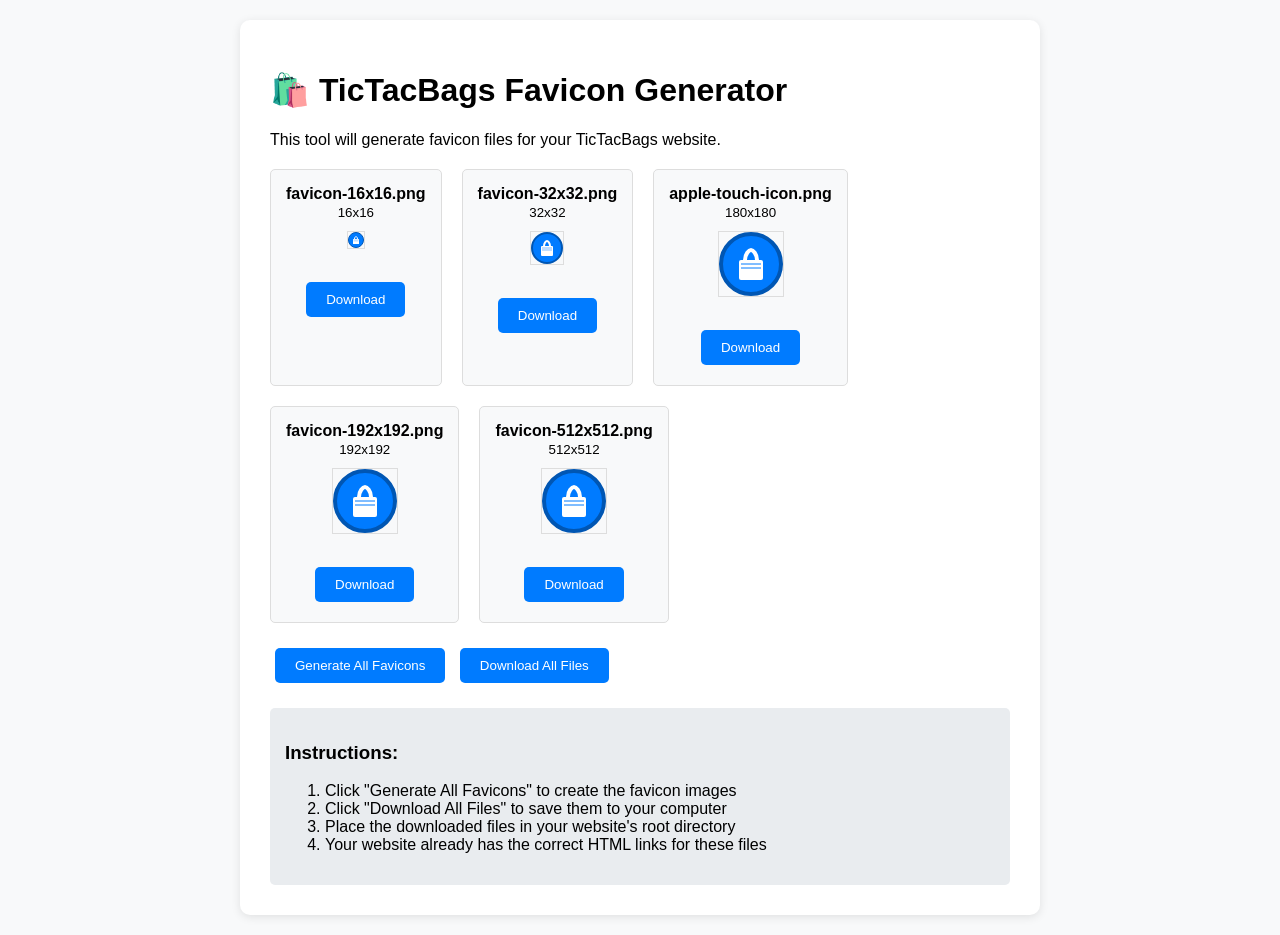
<file: generate-favicon.html>
<!DOCTYPE html>
<html lang="en">
<head>
    <meta charset="UTF-8">
    <meta name="viewport" content="width=device-width, initial-scale=1.0">
    <title>Favicon Generator - TicTacBags</title>
    <style>
        body {
            font-family: Arial, sans-serif;
            max-width: 800px;
            margin: 0 auto;
            padding: 20px;
            background: #f8f9fa;
        }
        .container {
            background: white;
            padding: 30px;
            border-radius: 10px;
            box-shadow: 0 2px 10px rgba(0,0,0,0.1);
        }
        .favicon-preview {
            display: flex;
            gap: 20px;
            margin: 20px 0;
            flex-wrap: wrap;
        }
        .favicon-item {
            text-align: center;
            padding: 15px;
            border: 1px solid #ddd;
            border-radius: 5px;
            background: #f8f9fa;
        }
        .favicon-item canvas {
            display: block;
            margin: 10px auto;
            border: 1px solid #ddd;
        }
        .btn {
            background: #007bff;
            color: white;
            border: none;
            padding: 10px 20px;
            border-radius: 5px;
            cursor: pointer;
            margin: 5px;
        }
        .btn:hover {
            background: #0056b3;
        }
        .instructions {
            background: #e9ecef;
            padding: 15px;
            border-radius: 5px;
            margin-top: 20px;
        }
    </style>
</head>
<body>
    <div class="container">
        <h1>🛍️ TicTacBags Favicon Generator</h1>
        <p>This tool will generate favicon files for your TicTacBags website.</p>
        
        <div class="favicon-preview" id="previewContainer">
            <!-- Generated favicons will appear here -->
        </div>
        
        <div>
            <button class="btn" onclick="generateFavicons()">Generate All Favicons</button>
            <button class="btn" onclick="downloadAll()">Download All Files</button>
        </div>
        
        <div class="instructions">
            <h3>Instructions:</h3>
            <ol>
                <li>Click "Generate All Favicons" to create the favicon images</li>
                <li>Click "Download All Files" to save them to your computer</li>
                <li>Place the downloaded files in your website's root directory</li>
                <li>Your website already has the correct HTML links for these files</li>
            </ol>
        </div>
    </div>

    <script>
        // SVG content for TicTacBags favicon
        const svgContent = `
            <svg xmlns="http://www.w3.org/2000/svg" viewBox="0 0 32 32" width="32" height="32">
                <circle cx="16" cy="16" r="15" fill="#007bff" stroke="#0056b3" stroke-width="2"/>
                <g fill="white">
                    <rect x="10" y="14" width="12" height="10" rx="1" fill="white"/>
                    <path d="M13 14 C13 11, 15 9, 16 9 C17 9, 19 11, 19 14" stroke="white" stroke-width="2" fill="none"/>
                    <line x1="11" y1="16" x2="21" y2="16" stroke="#007bff" stroke-width="0.5"/>
                    <line x1="11" y1="18" x2="21" y2="18" stroke="#007bff" stroke-width="0.5"/>
                </g>
            </svg>`;

        const faviconSizes = [
            { name: 'favicon-16x16.png', size: 16 },
            { name: 'favicon-32x32.png', size: 32 },
            { name: 'apple-touch-icon.png', size: 180 },
            { name: 'favicon-192x192.png', size: 192 },
            { name: 'favicon-512x512.png', size: 512 }
        ];

        let generatedFiles = {};

        function generateFavicons() {
            const container = document.getElementById('previewContainer');
            container.innerHTML = '';

            faviconSizes.forEach(favicon => {
                const canvas = document.createElement('canvas');
                canvas.width = favicon.size;
                canvas.height = favicon.size;
                const ctx = canvas.getContext('2d');

                // Create an image from SVG
                const img = new Image();
                const svgBlob = new Blob([svgContent], {type: 'image/svg+xml'});
                const url = URL.createObjectURL(svgBlob);

                img.onload = function() {
                    ctx.drawImage(img, 0, 0, favicon.size, favicon.size);
                    URL.revokeObjectURL(url);

                    // Convert to blob and store
                    canvas.toBlob(function(blob) {
                        generatedFiles[favicon.name] = blob;
                    });

                    // Create preview
                    const item = document.createElement('div');
                    item.className = 'favicon-item';
                    item.innerHTML = `
                        <strong>${favicon.name}</strong><br>
                        <small>${favicon.size}x${favicon.size}</small><br>
                        <canvas width="${Math.min(favicon.size, 64)}" height="${Math.min(favicon.size, 64)}"></canvas>
                        <br><button class="btn" onclick="downloadFile('${favicon.name}')">Download</button>
                    `;
                    
                    const previewCanvas = item.querySelector('canvas');
                    const previewCtx = previewCanvas.getContext('2d');
                    const previewSize = Math.min(favicon.size, 64);
                    previewCtx.drawImage(img, 0, 0, previewSize, previewSize);
                    
                    container.appendChild(item);
                };

                img.src = url;
            });
        }

        function downloadFile(filename) {
            if (generatedFiles[filename]) {
                const link = document.createElement('a');
                link.href = URL.createObjectURL(generatedFiles[filename]);
                link.download = filename;
                link.click();
            }
        }

        function downloadAll() {
            Object.keys(generatedFiles).forEach(filename => {
                setTimeout(() => downloadFile(filename), 100);
            });
        }

        // Auto-generate on page load
        window.onload = function() {
            generateFavicons();
        };
    </script>
</body>
</html>
</file>
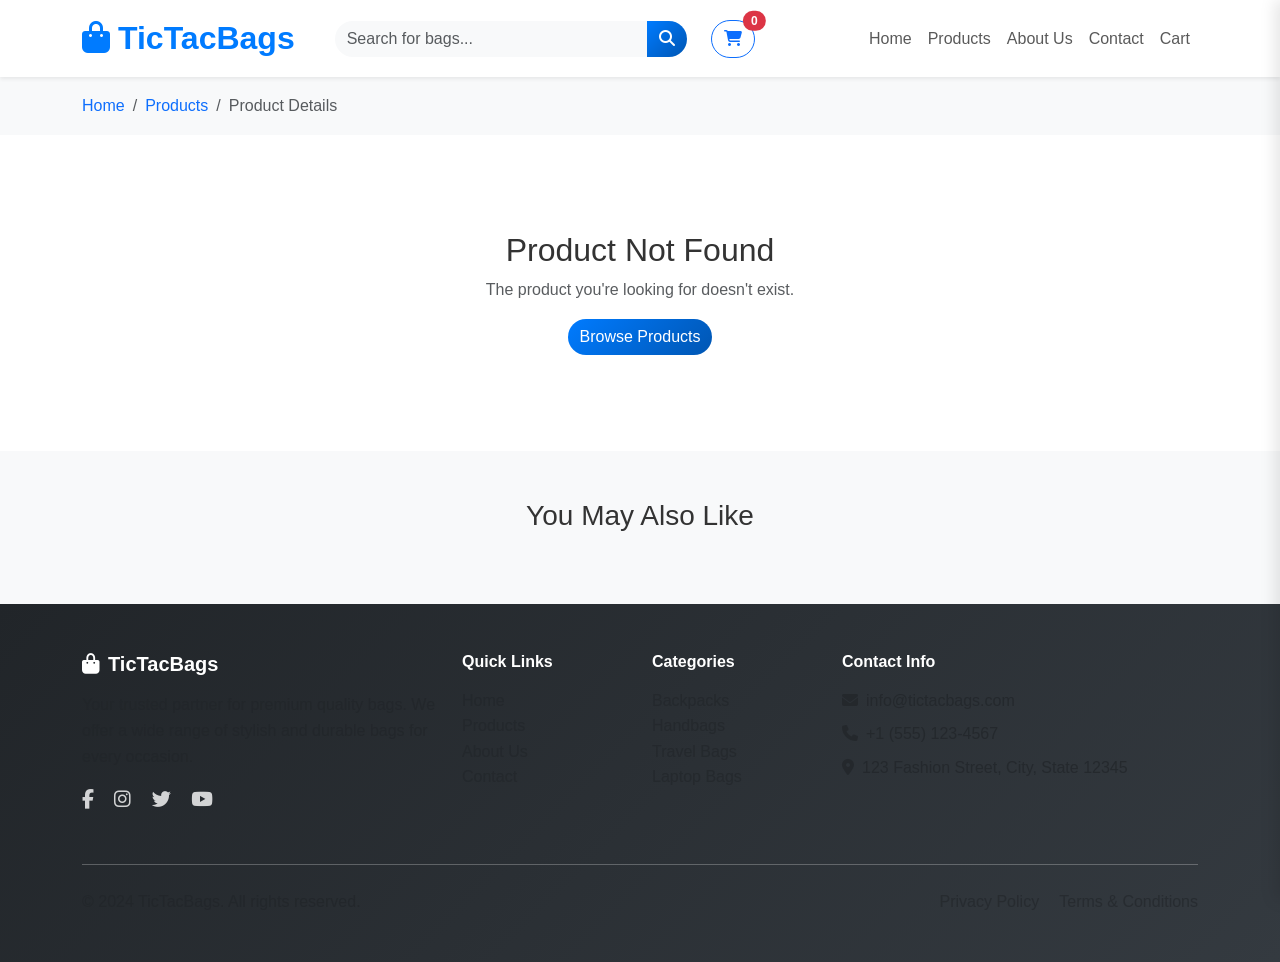
<file: product-detail.html>
<!DOCTYPE html>
<html lang="en">
<head>
    <meta charset="UTF-8">
    <meta name="viewport" content="width=device-width, initial-scale=1.0">
    
    <!-- Primary Meta Tags (will be updated dynamically) -->
    <title id="pageTitle">Product Details - Premium Bags | TicTacBags Pakistan</title>
    <meta name="title" content="Product Details - Premium Bags | TicTacBags Pakistan" id="metaTitle">
    <meta name="description" content="Discover premium quality bags at TicTacBags Pakistan. High-quality materials, modern design, and affordable prices. Fast delivery across Pakistan." id="metaDescription">
    <meta name="keywords" content="premium bags Pakistan, quality bags online, buy bags Pakistan, TicTacBags, bag details, online shopping" id="metaKeywords">
    <meta name="author" content="TicTacBags">
    <meta name="robots" content="index, follow">
    <link rel="canonical" href="https://tictacbags.com/product-detail.html" id="canonicalUrl">
    
    <!-- Open Graph / Facebook (will be updated dynamically) -->
    <meta property="og:type" content="product">
    <meta property="og:url" content="https://tictacbags.com/product-detail.html" id="ogUrl">
    <meta property="og:title" content="Premium Bag - TicTacBags" id="ogTitle">
    <meta property="og:description" content="High-quality premium bag with modern design and affordable price." id="ogDescription">
    <meta property="og:image" content="https://tictacbags.com/images/default-product.jpg" id="ogImage">
    <meta property="og:site_name" content="TicTacBags">
    <meta property="product:price:amount" content="0" id="ogPrice">
    <meta property="product:price:currency" content="PKR">
    <meta property="product:availability" content="in stock">
    
    <!-- Twitter (will be updated dynamically) -->
    <meta property="twitter:card" content="summary_large_image">
    <meta property="twitter:url" content="https://tictacbags.com/product-detail.html" id="twitterUrl">
    <meta property="twitter:title" content="Premium Bag - TicTacBags" id="twitterTitle">
    <meta property="twitter:description" content="High-quality premium bag with modern design." id="twitterDescription">
    <meta property="twitter:image" content="https://tictacbags.com/images/default-product.jpg" id="twitterImage">
    
    <!-- Structured Data for Product (will be updated dynamically) -->
    <script type="application/ld+json" id="productSchema">
    {
      "@context": "https://schema.org",
      "@type": "Product",
      "name": "Premium Bag",
      "description": "High-quality premium bag with modern design",
      "image": "https://tictacbags.com/images/default-product.jpg",
      "brand": {
        "@type": "Brand",
        "name": "TicTacBags"
      },
      "offers": {
        "@type": "Offer",
        "price": "0",
        "priceCurrency": "PKR",
        "availability": "https://schema.org/InStock",
        "url": "https://tictacbags.com/product-detail.html",
        "seller": {
          "@type": "Organization",
          "name": "TicTacBags"
        }
      },
      "aggregateRating": {
        "@type": "AggregateRating",
        "ratingValue": "4.5",
        "reviewCount": "10"
      }
    }
    </script>
    
    <!-- Breadcrumb Structured Data -->
    <script type="application/ld+json">
    {
      "@context": "https://schema.org",
      "@type": "BreadcrumbList",
      "itemListElement": [
        {
          "@type": "ListItem",
          "position": 1,
          "name": "Home",
          "item": "https://tictacbags.com/"
        },
        {
          "@type": "ListItem",
          "position": 2,
          "name": "Products",
          "item": "https://tictacbags.com/products.html"
        },
        {
          "@type": "ListItem",
          "position": 3,
          "name": "Product Details",
          "item": "https://tictacbags.com/product-detail.html"
        }
      ]
    }
    </script>    
    <!-- Favicon -->
    <link rel="icon" type="image/svg+xml" href="favicon.svg">
    <link rel="icon" type="image/x-icon" href="favicon.ico">
    <link rel="apple-touch-icon" sizes="180x180" href="apple-touch-icon.png">
    <link rel="icon" type="image/png" sizes="32x32" href="favicon-32x32.png">
    <link rel="icon" type="image/png" sizes="16x16" href="favicon-16x16.png">
    <link rel="icon" type="image/png" sizes="192x192" href="favicon-192x192.png">
    <link rel="icon" type="image/png" sizes="512x512" href="favicon-512x512.png">
    <link rel="manifest" href="site.webmanifest">
    
    <!-- Bootstrap CSS -->
    <link href="https://cdn.jsdelivr.net/npm/bootstrap@5.3.0/dist/css/bootstrap.min.css" rel="stylesheet">
    <!-- Font Awesome -->
    <link rel="stylesheet" href="https://cdnjs.cloudflare.com/ajax/libs/font-awesome/6.4.0/css/all.min.css">
    <!-- Custom CSS -->
    <link rel="stylesheet" href="css/style.css">
</head>
<body>
    <!-- Header -->
    <header class="main-header">
        <nav class="navbar navbar-expand-lg navbar-light bg-white shadow-sm sticky-top">
            <div class="container">
                <a class="navbar-brand fw-bold fs-2 text-primary" href="index.html">
                    <i class="fas fa-shopping-bag me-2"></i>TicTacBags
                </a>
                
                <!-- Search Bar -->
                <div class="search-container d-none d-md-block flex-grow-1 mx-4">
                    <div class="input-group">
                        <input type="text" class="form-control border-0 bg-light" placeholder="Search for bags..." id="searchInput">
                        <button class="btn btn-primary" type="button" onclick="searchProducts()">
                            <i class="fas fa-search"></i>
                        </button>
                    </div>
                </div>

                <!-- Mobile Search Toggle -->
                <button class="btn btn-outline-primary d-md-none me-2" type="button" data-bs-toggle="collapse" data-bs-target="#mobileSearch">
                    <i class="fas fa-search"></i>
                </button>

                <!-- Cart Icon -->
                <button class="btn btn-outline-primary position-relative me-3" onclick="toggleCart()">
                    <i class="fas fa-shopping-cart"></i>
                    <span class="position-absolute top-0 start-100 translate-middle badge rounded-pill bg-danger" id="cartCount">0</span>
                </button>

                <!-- Mobile Menu Toggle -->
                <button class="navbar-toggler" type="button" data-bs-toggle="collapse" data-bs-target="#navbarNav">
                    <span class="navbar-toggler-icon"></span>
                </button>

                <!-- Navigation Menu -->
                <div class="collapse navbar-collapse" id="navbarNav">
                    <ul class="navbar-nav ms-auto">
                        <li class="nav-item">
                            <a class="nav-link" href="index.html">Home</a>
                        </li>
                        <li class="nav-item">
                            <a class="nav-link" href="products.html">Products</a>
                        </li>
                        <li class="nav-item">
                            <a class="nav-link" href="about.html">About Us</a>
                        </li>
                        <li class="nav-item">
                            <a class="nav-link" href="contact.html">Contact</a>
                        </li>
                        <li class="nav-item">
                            <a class="nav-link" href="cart.html">Cart</a>
                        </li>
                    </ul>
                </div>
            </div>
        </nav>

        <!-- Mobile Search -->
        <div class="collapse" id="mobileSearch">
            <div class="container py-3">
                <div class="input-group">
                    <input type="text" class="form-control" placeholder="Search for bags..." id="mobileSearchInput">
                    <button class="btn btn-primary" type="button" onclick="searchProductsMobile()">
                        <i class="fas fa-search"></i>
                    </button>
                </div>
            </div>
        </div>
    </header>

    <!-- Breadcrumb -->
    <section class="py-3 bg-light">
        <div class="container">
            <nav aria-label="breadcrumb">
                <ol class="breadcrumb mb-0">
                    <li class="breadcrumb-item"><a href="index.html" class="text-decoration-none">Home</a></li>
                    <li class="breadcrumb-item"><a href="products.html" class="text-decoration-none">Products</a></li>
                    <li class="breadcrumb-item active" aria-current="page">Product Details</li>
                </ol>
            </nav>
        </div>
    </section>

    <!-- Product Detail Section -->
    <section class="py-5">
        <div class="container">
            <div id="productDetail">
                <!-- Product details will be loaded here via JavaScript -->
                <div class="text-center py-5">
                    <div class="loading"></div>
                    <p class="text-muted mt-3">Loading product details...</p>
                </div>
            </div>
        </div>
    </section>

    <!-- Related Products Section -->
    <section class="py-5 bg-light">
        <div class="container">
            <h3 class="text-center mb-4">You May Also Like</h3>
            <div id="relatedProducts" class="row">
                <!-- Related products will be loaded here via JavaScript -->
            </div>
        </div>
    </section>

    <!-- Footer -->
    <footer class="bg-dark text-white py-5">
        <div class="container">
            <div class="row">
                <div class="col-lg-4 mb-4">
                    <h5 class="fw-bold mb-3">
                        <i class="fas fa-shopping-bag me-2"></i>TicTacBags
                    </h5>
                    <p class="text-muted">Your trusted partner for premium quality bags. We offer a wide range of stylish and durable bags for every occasion.</p>
                    <div class="social-links">
                        <a href="#" class="text-white me-3"><i class="fab fa-facebook-f"></i></a>
                        <a href="#" class="text-white me-3"><i class="fab fa-instagram"></i></a>
                        <a href="#" class="text-white me-3"><i class="fab fa-twitter"></i></a>
                        <a href="#" class="text-white"><i class="fab fa-youtube"></i></a>
                    </div>
                </div>
                <div class="col-lg-2 col-md-6 mb-4">
                    <h6 class="fw-bold mb-3">Quick Links</h6>
                    <ul class="list-unstyled">
                        <li><a href="index.html" class="text-muted text-decoration-none">Home</a></li>
                        <li><a href="products.html" class="text-muted text-decoration-none">Products</a></li>
                        <li><a href="about.html" class="text-muted text-decoration-none">About Us</a></li>
                        <li><a href="contact.html" class="text-muted text-decoration-none">Contact</a></li>
                    </ul>
                </div>
                <div class="col-lg-2 col-md-6 mb-4">
                    <h6 class="fw-bold mb-3">Categories</h6>
                    <ul class="list-unstyled">
                        <li><a href="#" class="text-muted text-decoration-none">Backpacks</a></li>
                        <li><a href="#" class="text-muted text-decoration-none">Handbags</a></li>
                        <li><a href="#" class="text-muted text-decoration-none">Travel Bags</a></li>
                        <li><a href="#" class="text-muted text-decoration-none">Laptop Bags</a></li>
                    </ul>
                </div>
                <div class="col-lg-4 mb-4">
                    <h6 class="fw-bold mb-3">Contact Info</h6>
                    <p class="text-muted mb-2"><i class="fas fa-envelope me-2"></i>info@tictacbags.com</p>
                    <p class="text-muted mb-2"><i class="fas fa-phone me-2"></i>+1 (555) 123-4567</p>
                    <p class="text-muted"><i class="fas fa-map-marker-alt me-2"></i>123 Fashion Street, City, State 12345</p>
                </div>
            </div>
            <hr class="my-4">
            <div class="row align-items-center">
                <div class="col-md-6">
                    <p class="text-muted mb-0">&copy; 2024 TicTacBags. All rights reserved.</p>
                </div>
                <div class="col-md-6 text-md-end">
                    <a href="#" class="text-muted text-decoration-none me-3">Privacy Policy</a>
                    <a href="#" class="text-muted text-decoration-none">Terms & Conditions</a>
                </div>
            </div>
        </div>
    </footer>

    <!-- Sliding Cart -->
    <div id="slidingCart" class="sliding-cart">
        <div class="cart-header">
            <h5 class="mb-0">Shopping Cart</h5>
            <button class="btn-close" onclick="toggleCart()"></button>
        </div>
        <div class="cart-body" id="cartItems">
            <!-- Cart items will be loaded here -->
        </div>
        <div class="cart-footer">
            <div class="cart-total mb-3">
                <strong>Total: Rs <span id="cartTotal">0</span></strong>
            </div>
            <a href="cart.html" class="btn btn-primary w-100 mb-2">View Cart</a>
            <a href="checkout.html" class="btn btn-success w-100">Checkout</a>
        </div>
    </div>

    <!-- Overlay -->
    <div id="cartOverlay" class="cart-overlay" onclick="toggleCart()"></div>

    <!-- Bootstrap JS -->
    <script src="https://cdn.jsdelivr.net/npm/bootstrap@5.3.0/dist/js/bootstrap.bundle.min.js"></script>
    <!-- Custom JS -->
    <script src="js/main.js"></script>
    <script>
        // Load product details and update SEO meta tags
        document.addEventListener('DOMContentLoaded', function() {
            loadProductDetail();
            setTimeout(loadRelatedProducts, 1000);
        });
        
        function loadProductDetail() {
            const urlParams = new URLSearchParams(window.location.search);
            const productId = parseInt(urlParams.get('id'));
            const product = products.find(p => p.id === productId);
            
            if (product) {
                updateSEOMetaTags(product);
                displayProductDetail(product);
            } else {
                // Handle product not found
                document.getElementById('productDetail').innerHTML = `
                    <div class="text-center py-5">
                        <h2>Product Not Found</h2>
                        <p class="text-muted">The product you're looking for doesn't exist.</p>
                        <a href="products.html" class="btn btn-primary">Browse Products</a>
                    </div>
                `;
            }
        }
        
        function updateSEOMetaTags(product) {
            // Update page title
            const title = `${product.title} - ${product.brand} | TicTacBags Pakistan`;
            document.title = title;
            document.getElementById('pageTitle').textContent = title;
            document.getElementById('metaTitle').setAttribute('content', title);
            
            // Update meta description
            const description = `Buy ${product.title} by ${product.brand} at TicTacBags Pakistan. ${product.description.substring(0, 100)}... Price: Rs ${product.price.toLocaleString()}. Fast delivery across Pakistan.`;
            document.getElementById('metaDescription').setAttribute('content', description);
            
            // Update keywords
            const keywords = `${product.title}, ${product.brand}, ${product.category}, buy ${product.category.toLowerCase()} online, premium bags Pakistan, TicTacBags`;
            document.getElementById('metaKeywords').setAttribute('content', keywords);
            
            // Update canonical URL
            const canonicalUrl = `https://tictacbags.com/product-detail.html?id=${product.id}`;
            document.getElementById('canonicalUrl').setAttribute('href', canonicalUrl);
            
            // Update Open Graph tags
            document.getElementById('ogUrl').setAttribute('content', canonicalUrl);
            document.getElementById('ogTitle').setAttribute('content', `${product.title} - ${product.brand}`);
            document.getElementById('ogDescription').setAttribute('content', product.description.substring(0, 150));
            document.getElementById('ogImage').setAttribute('content', product.image);
            document.getElementById('ogPrice').setAttribute('content', product.price);
            
            // Update Twitter tags
            document.getElementById('twitterUrl').setAttribute('content', canonicalUrl);
            document.getElementById('twitterTitle').setAttribute('content', `${product.title} - ${product.brand}`);
            document.getElementById('twitterDescription').setAttribute('content', product.description.substring(0, 150));
            document.getElementById('twitterImage').setAttribute('content', product.image);
            
            // Update structured data
            const productSchema = {
                "@context": "https://schema.org",
                "@type": "Product",
                "name": product.title,
                "description": product.description,
                "image": product.image,
                "brand": {
                    "@type": "Brand",
                    "name": product.brand
                },
                "category": product.category,
                "offers": {
                    "@type": "Offer",
                    "price": product.price,
                    "priceCurrency": "PKR",
                    "availability": product.active ? "https://schema.org/InStock" : "https://schema.org/OutOfStock",
                    "url": canonicalUrl,
                    "seller": {
                        "@type": "Organization",
                        "name": "TicTacBags"
                    }
                },
                "aggregateRating": {
                    "@type": "AggregateRating",
                    "ratingValue": "4.5",
                    "reviewCount": "10"
                }
            };
            
            document.getElementById('productSchema').textContent = JSON.stringify(productSchema, null, 2);
        }
        
        function displayProductDetail(product) {
            const productDetailContainer = document.getElementById('productDetail');
            productDetailContainer.innerHTML = `
                <div class="row">
                    <div class="col-lg-6 mb-4">
                        <img src="${product.image}" class="img-fluid product-detail-img rounded" alt="${product.title}">
                    </div>
                    <div class="col-lg-6">
                        <h1 class="display-6 fw-bold mb-3">${product.title}</h1>
                        <p class="text-muted mb-2"><strong>Brand:</strong> ${product.brand}</p>
                        <p class="text-muted mb-3"><strong>Category:</strong> ${product.category}</p>
                        <div class="product-price display-5 fw-bold text-primary mb-4">Rs ${product.price.toLocaleString()}</div>
                        <p class="mb-4">${product.description}</p>
                        <div class="product-actions">
                            <button class="btn btn-primary btn-lg me-2" onclick="addToCart(${product.id})">
                                <i class="fas fa-shopping-cart me-2"></i>Add to Cart
                            </button>
                            <button class="btn btn-success btn-lg" onclick="shopNow(${product.id})">
                                <i class="fas fa-bolt me-2"></i>Buy Now
                            </button>
                        </div>
                        <div class="mt-4">
                            <p class="text-muted small mb-1"><i class="fas fa-truck me-2"></i>Fast delivery across Pakistan</p>
                            <p class="text-muted small mb-1"><i class="fas fa-shield-alt me-2"></i>Quality guaranteed</p>
                            <p class="text-muted small mb-0"><i class="fas fa-credit-card me-2"></i>Secure payment</p>
                        </div>
                    </div>
                </div>
            `;
        }
        
        function loadRelatedProducts() {
            const relatedContainer = document.getElementById('relatedProducts');
            if (!relatedContainer) return;
            
            const urlParams = new URLSearchParams(window.location.search);
            const currentProductId = parseInt(urlParams.get('id'));
            const currentProduct = products.find(p => p.id === currentProductId);
            
            if (currentProduct) {
                // Find products in the same category
                const related = products
                    .filter(p => p.active && p.id !== currentProductId && p.category === currentProduct.category)
                    .slice(0, 4);
                
                relatedContainer.innerHTML = '';
                related.forEach(product => {
                    const productCard = createProductCard(product);
                    relatedContainer.appendChild(productCard);
                });
                
                if (related.length === 0) {
                    relatedContainer.innerHTML = '<div class="col-12 text-center text-muted">No related products found</div>';
                }
            }
        }
    </script>
</body>
</html>
</file>
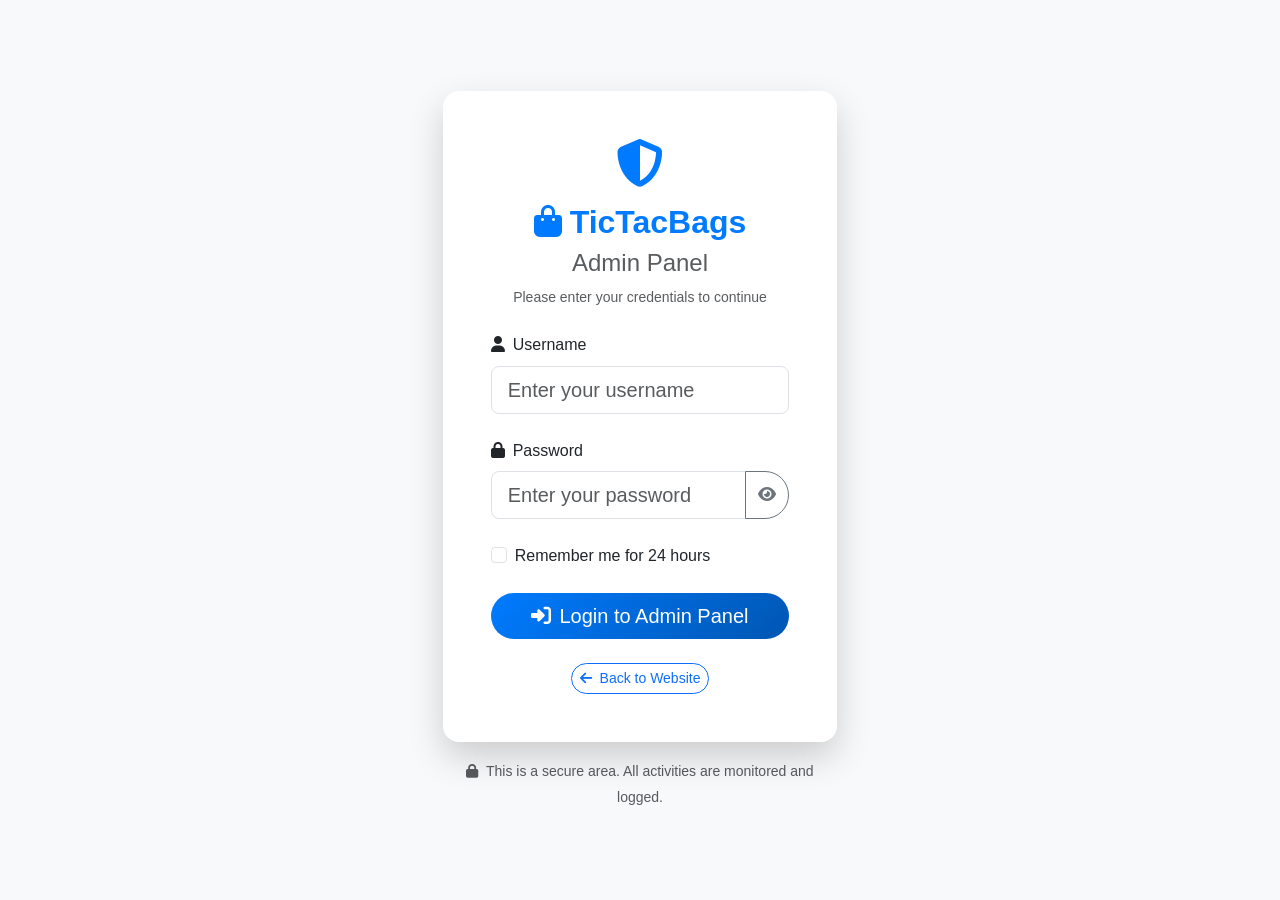
<file: admin/banners.html>
<!DOCTYPE html>
<html lang="en">
<head>
    <meta charset="UTF-8">
    <meta name="viewport" content="width=device-width, initial-scale=1.0">
    <meta name="robots" content="noindex, nofollow">
    <title>Banner Management - TicTacBags Admin</title>
    
    <!-- Bootstrap CSS -->
    <link href="https://cdn.jsdelivr.net/npm/bootstrap@5.3.0/dist/css/bootstrap.min.css" rel="stylesheet">
    <!-- Font Awesome -->
    <link rel="stylesheet" href="https://cdnjs.cloudflare.com/ajax/libs/font-awesome/6.4.0/css/all.min.css">
    <!-- Custom CSS -->
    <link rel="stylesheet" href="../css/style.css">
</head>
<body class="bg-light">
    <div class="container-fluid">
        <div class="row">
            <!-- Sidebar -->
            <div class="col-md-3 col-lg-2 px-0">
                <div class="admin-sidebar">
                    <!-- Admin Brand -->
                    <div class="text-center mb-4">
                        <h4 class="text-white fw-bold">
                            <i class="fas fa-shopping-bag me-2"></i>TicTacBags
                        </h4>
                        <p class="text-white-50 small mb-0">Admin Panel</p>
                    </div>

                    <!-- Admin User Info -->
                    <div class="text-center mb-4 pb-3 border-bottom border-secondary">
                        <div class="bg-white bg-opacity-10 rounded-circle d-inline-flex align-items-center justify-content-center mb-2" style="width: 50px; height: 50px;">
                            <i class="fas fa-user text-white"></i>
                        </div>
                        <h6 class="text-white mb-1">Administrator</h6>
                        <small class="text-white-50" id="loginTime"></small>
                    </div>

                    <!-- Navigation Menu -->
                    <ul class="admin-nav">
                        <li>
                            <a href="dashboard.html">
                                <i class="fas fa-tachometer-alt"></i>
                                Orders Management
                            </a>
                        </li>
                        <li>
                            <a href="products.html">
                                <i class="fas fa-box"></i>
                                Products Management
                            </a>
                        </li>
                        <li>
                            <a href="categories.html">
                                <i class="fas fa-list"></i>
                                Categories Management
                            </a>
                        </li>
                        <li>
                            <a href="brands.html">
                                <i class="fas fa-tags"></i>
                                Brands Management
                            </a>
                        </li>
                        <li>
                            <a href="banners.html" class="active">
                                <i class="fas fa-images"></i>
                                Banner Management
                            </a>
                        </li>
                        <li>
                            <a href="../index.html" target="_blank">
                                <i class="fas fa-external-link-alt"></i>
                                View Website
                            </a>
                        </li>
                        <li class="mt-4">
                            <a href="#" onclick="logout()" class="text-danger">
                                <i class="fas fa-sign-out-alt"></i>
                                Logout
                            </a>
                        </li>
                    </ul>
                </div>
            </div>

            <!-- Main Content -->
            <div class="col-md-9 col-lg-10">
                <div class="admin-content">
                    <!-- Header -->
                    <div class="d-flex justify-content-between align-items-center mb-4">
                        <div>
                            <h1 class="fw-bold text-dark">Banner Management</h1>
                            <p class="text-muted">Manage website slide banners and hero section images</p>
                        </div>
                        <button class="btn btn-primary" data-bs-toggle="modal" data-bs-target="#addBannerModal">
                            <i class="fas fa-plus me-2"></i>Add New Banner
                        </button>
                    </div>

                    <!-- Banner Guidelines -->
                    <div class="admin-card mb-4">
                        <h6 class="fw-bold mb-3">
                            <i class="fas fa-info-circle text-info me-2"></i>Banner Image Guidelines
                        </h6>
                        <div class="row">
                            <div class="col-md-6">
                                <div class="bg-light p-3 rounded">
                                    <h6 class="text-primary">Hero Carousel Banners</h6>
                                    <ul class="small mb-0">
                                        <li><strong>Recommended Size:</strong> 1200 x 600 pixels</li>
                                        <li><strong>Aspect Ratio:</strong> 2:1 (landscape)</li>
                                        <li><strong>File Format:</strong> JPG, PNG, WebP</li>
                                        <li><strong>Max File Size:</strong> 2MB</li>
                                        <li><strong>Usage:</strong> Main homepage carousel</li>
                                    </ul>
                                </div>
                            </div>
                            <div class="col-md-6">
                                <div class="bg-light p-3 rounded">
                                    <h6 class="text-success">Promotional Banners</h6>
                                    <ul class="small mb-0">
                                        <li><strong>Recommended Size:</strong> 1200 x 300 pixels</li>
                                        <li><strong>Aspect Ratio:</strong> 4:1 (wide)</li>
                                        <li><strong>File Format:</strong> JPG, PNG, WebP</li>
                                        <li><strong>Max File Size:</strong> 1MB</li>
                                        <li><strong>Usage:</strong> Promotional sections</li>
                                    </ul>
                                </div>
                            </div>
                        </div>
                    </div>

                    <!-- Current Banners -->
                    <div class="admin-card">
                        <div class="d-flex justify-content-between align-items-center mb-3">
                            <h5 class="mb-0">Current Banners</h5>
                            <div class="btn-group btn-group-sm">
                                <button class="btn btn-outline-primary" onclick="refreshBanners()">
                                    <i class="fas fa-sync-alt me-1"></i>Refresh
                                </button>
                                <button class="btn btn-outline-success" onclick="previewWebsite()">
                                    <i class="fas fa-eye me-1"></i>Preview
                                </button>
                            </div>
                        </div>

                        <!-- Banners Grid -->
                        <div id="bannersContainer" class="row">
                            <!-- Banners will be loaded here -->
                        </div>

                        <!-- No Banners Message -->
                        <div id="noBannersMessage" class="text-center py-5 d-none">
                            <i class="fas fa-images text-muted mb-3" style="font-size: 3rem;"></i>
                            <h5 class="text-muted">No banners found</h5>
                            <p class="text-muted">Upload your first banner to get started.</p>
                            <button class="btn btn-primary" data-bs-toggle="modal" data-bs-target="#addBannerModal">
                                <i class="fas fa-plus me-2"></i>Add Banner
                            </button>
                        </div>
                    </div>
                </div>
            </div>
        </div>
    </div>

    <!-- Add Banner Modal -->
    <div class="modal fade" id="addBannerModal" tabindex="-1">
        <div class="modal-dialog modal-lg">
            <div class="modal-content">
                <div class="modal-header">
                    <h5 class="modal-title">Add New Banner</h5>
                    <button type="button" class="btn-close" data-bs-dismiss="modal"></button>
                </div>
                <div class="modal-body">
                    <form id="addBannerForm">
                        <div class="row">
                            <div class="col-md-6">
                                <div class="mb-3">
                                    <label for="bannerTitle" class="form-label">Banner Title *</label>
                                    <input type="text" class="form-control" id="bannerTitle" name="title" required placeholder="Enter banner title">
                                </div>
                            </div>
                            <div class="col-md-6">
                                <div class="mb-3">
                                    <label for="bannerType" class="form-label">Banner Type *</label>
                                    <select class="form-select" id="bannerType" name="type" required onchange="updateImageSizeInfo()">
                                        <option value="">Select banner type</option>
                                        <option value="hero">Hero Carousel Banner</option>
                                        <option value="promotional">Promotional Banner</option>
                                    </select>
                                </div>
                            </div>
                        </div>

                        <div class="mb-3">
                            <label for="bannerDescription" class="form-label">Description</label>
                            <textarea class="form-control" id="bannerDescription" name="description" rows="3" placeholder="Brief description of the banner"></textarea>
                        </div>

                        <div class="mb-3">
                            <label for="bannerImage" class="form-label">Banner Image *</label>
                            <input type="file" class="form-control" id="bannerImage" name="image" accept="image/jpeg,image/jpg,image/png,image/webp" required>
                            <div class="form-text" id="imageSizeInfo">
                                Please select a banner type to see image size requirements.
                            </div>
                        </div>

                        <!-- Image Preview -->
                        <div id="imagePreview" class="mb-3 d-none">
                            <label class="form-label">Image Preview</label>
                            <div class="border rounded p-2">
                                <img id="previewImg" src="" alt="Preview" class="img-fluid" style="max-height: 200px;">
                            </div>
                        </div>

                        <div class="row">
                            <div class="col-md-6">
                                <div class="mb-3">
                                    <label for="bannerLink" class="form-label">Link URL</label>
                                    <input type="url" class="form-control" id="bannerLink" name="link" placeholder="https://example.com">
                                    <div class="form-text">Optional: URL to redirect when banner is clicked</div>
                                </div>
                            </div>
                            <div class="col-md-6">
                                <div class="mb-3">
                                    <label for="bannerOrder" class="form-label">Display Order</label>
                                    <input type="number" class="form-control" id="bannerOrder" name="order" value="1" min="1">
                                    <div class="form-text">Lower numbers appear first</div>
                                </div>
                            </div>
                        </div>

                        <div class="form-check">
                            <input class="form-check-input" type="checkbox" id="bannerActive" name="active" checked>
                            <label class="form-check-label" for="bannerActive">
                                Active (show on website)
                            </label>
                        </div>
                    </form>
                </div>
                <div class="modal-footer">
                    <button type="button" class="btn btn-secondary" data-bs-dismiss="modal">Cancel</button>
                    <button type="submit" form="addBannerForm" class="btn btn-primary">
                        <i class="fas fa-save me-2"></i>Save Banner
                    </button>
                </div>
            </div>
        </div>
    </div>

    <!-- Edit Banner Modal -->
    <div class="modal fade" id="editBannerModal" tabindex="-1">
        <div class="modal-dialog modal-lg">
            <div class="modal-content">
                <div class="modal-header">
                    <h5 class="modal-title">Edit Banner</h5>
                    <button type="button" class="btn-close" data-bs-dismiss="modal"></button>
                </div>
                <div class="modal-body">
                    <form id="editBannerForm">
                        <input type="hidden" id="editBannerId" name="id">
                        <div class="row">
                            <div class="col-md-6">
                                <div class="mb-3">
                                    <label for="editBannerTitle" class="form-label">Banner Title *</label>
                                    <input type="text" class="form-control" id="editBannerTitle" name="title" required>
                                </div>
                            </div>
                            <div class="col-md-6">
                                <div class="mb-3">
                                    <label for="editBannerType" class="form-label">Banner Type *</label>
                                    <select class="form-select" id="editBannerType" name="type" required>
                                        <option value="hero">Hero Carousel Banner</option>
                                        <option value="promotional">Promotional Banner</option>
                                    </select>
                                </div>
                            </div>
                        </div>

                        <div class="mb-3">
                            <label for="editBannerDescription" class="form-label">Description</label>
                            <textarea class="form-control" id="editBannerDescription" name="description" rows="3"></textarea>
                        </div>

                        <div class="mb-3">
                            <label class="form-label">Current Image</label>
                            <div class="border rounded p-2 mb-2">
                                <img id="editCurrentImg" src="" alt="Current Banner" class="img-fluid" style="max-height: 150px;">
                            </div>
                            <label for="editBannerImage" class="form-label">Replace Image (optional)</label>
                            <input type="file" class="form-control" id="editBannerImage" name="image" accept="image/jpeg,image/jpg,image/png,image/webp">
                        </div>

                        <div class="row">
                            <div class="col-md-6">
                                <div class="mb-3">
                                    <label for="editBannerLink" class="form-label">Link URL</label>
                                    <input type="url" class="form-control" id="editBannerLink" name="link">
                                </div>
                            </div>
                            <div class="col-md-6">
                                <div class="mb-3">
                                    <label for="editBannerOrder" class="form-label">Display Order</label>
                                    <input type="number" class="form-control" id="editBannerOrder" name="order" min="1">
                                </div>
                            </div>
                        </div>

                        <div class="form-check">
                            <input class="form-check-input" type="checkbox" id="editBannerActive" name="active">
                            <label class="form-check-label" for="editBannerActive">
                                Active (show on website)
                            </label>
                        </div>
                    </form>
                </div>
                <div class="modal-footer">
                    <button type="button" class="btn btn-secondary" data-bs-dismiss="modal">Cancel</button>
                    <button type="submit" form="editBannerForm" class="btn btn-primary">
                        <i class="fas fa-save me-2"></i>Update Banner
                    </button>
                </div>
            </div>
        </div>
    </div>

    <!-- Delete Confirmation Modal -->
    <div class="modal fade" id="deleteBannerModal" tabindex="-1">
        <div class="modal-dialog">
            <div class="modal-content">
                <div class="modal-header">
                    <h5 class="modal-title">Delete Banner</h5>
                    <button type="button" class="btn-close" data-bs-dismiss="modal"></button>
                </div>
                <div class="modal-body">
                    <p>Are you sure you want to delete this banner?</p>
                    <p class="text-muted">This action cannot be undone.</p>
                    <div class="border rounded p-2">
                        <img id="deletePreviewImg" src="" alt="Banner to delete" class="img-fluid" style="max-height: 100px;">
                    </div>
                </div>
                <div class="modal-footer">
                    <button type="button" class="btn btn-secondary" data-bs-dismiss="modal">Cancel</button>
                    <button type="button" class="btn btn-danger" id="confirmDeleteBtn">
                        <i class="fas fa-trash me-2"></i>Delete Banner
                    </button>
                </div>
            </div>
        </div>
    </div>

    <!-- Bootstrap JS -->
    <script src="https://cdn.jsdelivr.net/npm/bootstrap@5.3.0/dist/js/bootstrap.bundle.min.js"></script>
    
    <script>
        let banners = [];
        let bannerToDelete = null;

        // Check admin authentication
        document.addEventListener('DOMContentLoaded', function() {
            checkAdminAuth();
            loadBanners();
            updateLoginTime();
            initializeFormHandlers();
        });

        function checkAdminAuth() {
            const loginData = localStorage.getItem('tictacbags_admin_login');
            if (!loginData) {
                window.location.href = 'index.html';
                return;
            }

            const data = JSON.parse(loginData);
            const now = new Date().getTime();
            const sessionDuration = data.rememberMe ? (24 * 60 * 60 * 1000) : (60 * 60 * 1000);
            
            if ((now - data.timestamp) > sessionDuration) {
                localStorage.removeItem('tictacbags_admin_login');
                window.location.href = 'index.html';
                return;
            }
        }

        function updateLoginTime() {
            const loginData = localStorage.getItem('tictacbags_admin_login');
            if (loginData) {
                const data = JSON.parse(loginData);
                const loginDate = new Date(data.timestamp);
                document.getElementById('loginTime').textContent = loginDate.toLocaleString();
            }
        }

        function logout() {
            if (confirm('Are you sure you want to logout?')) {
                localStorage.removeItem('tictacbags_admin_login');
                window.location.href = 'index.html';
            }
        }

        function loadBanners() {
            // Load banners from localStorage
            banners = JSON.parse(localStorage.getItem('tictacbags_banners')) || getDefaultBanners();
            displayBanners();
        }

        function getDefaultBanners() {
            return [
                {
                    id: 1,
                    title: "Premium Quality Bags",
                    description: "Discover our exclusive collection of stylish and durable bags for every occasion.",
                    type: "hero",
                    image: "https://via.placeholder.com/1200x600/007bff/ffffff?text=Premium+Quality+Bags",
                    link: "products.html",
                    order: 1,
                    active: true,
                    createdAt: new Date().toISOString()
                },
                {
                    id: 2,
                    title: "Travel in Style",
                    description: "Explore our travel bag collection designed for modern adventurers.",
                    type: "hero",
                    image: "https://via.placeholder.com/1200x600/28a745/ffffff?text=Travel+in+Style",
                    link: "products.html",
                    order: 2,
                    active: true,
                    createdAt: new Date().toISOString()
                },
                {
                    id: 3,
                    title: "Fashion Meets Function",
                    description: "Stylish handbags that complement your lifestyle and personality.",
                    type: "hero",
                    image: "https://via.placeholder.com/1200x600/ffc107/ffffff?text=Fashion+Meets+Function",
                    link: "products.html",
                    order: 3,
                    active: true,
                    createdAt: new Date().toISOString()
                }
            ];
        }

        function displayBanners() {
            const container = document.getElementById('bannersContainer');
            const noMessage = document.getElementById('noBannersMessage');

            if (banners.length === 0) {
                container.innerHTML = '';
                noMessage.classList.remove('d-none');
                return;
            }

            noMessage.classList.add('d-none');
            
            // Sort banners by order
            const sortedBanners = banners.sort((a, b) => a.order - b.order);
            
            container.innerHTML = '';

            sortedBanners.forEach(banner => {
                const bannerCard = createBannerCard(banner);
                container.appendChild(bannerCard);
            });
        }

        function createBannerCard(banner) {
            const col = document.createElement('div');
            col.className = 'col-lg-4 col-md-6 mb-4';
            
            const typeClass = banner.type === 'hero' ? 'primary' : 'success';
            const typeName = banner.type === 'hero' ? 'Hero Carousel' : 'Promotional';
            
            col.innerHTML = `
                <div class="card h-100">
                    <div class="position-relative">
                        <img src="${banner.image}" class="card-img-top" alt="${banner.title}" style="height: 200px; object-fit: cover;">
                        <div class="position-absolute top-0 start-0 p-2">
                            <span class="badge bg-${typeClass}">${typeName}</span>
                        </div>
                        <div class="position-absolute top-0 end-0 p-2">
                            <span class="badge ${banner.active ? 'bg-success' : 'bg-secondary'}">
                                ${banner.active ? 'Active' : 'Inactive'}
                            </span>
                        </div>
                    </div>
                    <div class="card-body d-flex flex-column">
                        <h6 class="card-title">${banner.title}</h6>
                        <p class="card-text text-muted small flex-grow-1">${banner.description || 'No description'}</p>
                        <div class="d-flex justify-content-between align-items-center mb-2">
                            <small class="text-muted">Order: ${banner.order}</small>
                            <small class="text-muted">${new Date(banner.createdAt).toLocaleDateString()}</small>
                        </div>
                        <div class="btn-group w-100">
                            <button class="btn btn-outline-primary btn-sm" onclick="editBanner(${banner.id})">
                                <i class="fas fa-edit"></i> Edit
                            </button>
                            <button class="btn btn-outline-danger btn-sm" onclick="deleteBanner(${banner.id})">
                                <i class="fas fa-trash"></i> Delete
                            </button>
                            <button class="btn btn-outline-info btn-sm" onclick="toggleBannerStatus(${banner.id})">
                                <i class="fas fa-${banner.active ? 'eye-slash' : 'eye'}"></i> ${banner.active ? 'Hide' : 'Show'}
                            </button>
                        </div>
                    </div>
                </div>
            `;
            
            return col;
        }

        function initializeFormHandlers() {
            // Add banner form
            document.getElementById('addBannerForm').addEventListener('submit', handleAddBanner);
            
            // Edit banner form
            document.getElementById('editBannerForm').addEventListener('submit', handleEditBanner);
            
            // Image preview for add form
            document.getElementById('bannerImage').addEventListener('change', function() {
                previewImage(this, 'previewImg', 'imagePreview');
            });
            
            // Delete confirmation
            document.getElementById('confirmDeleteBtn').addEventListener('click', confirmDelete);
        }

        function updateImageSizeInfo() {
            const bannerType = document.getElementById('bannerType').value;
            const infoElement = document.getElementById('imageSizeInfo');
            
            if (bannerType === 'hero') {
                infoElement.innerHTML = `
                    <strong>Hero Banner Requirements:</strong><br>
                    • Recommended size: 1200 x 600 pixels (2:1 ratio)<br>
                    • Max file size: 2MB<br>
                    • Formats: JPG, PNG, WebP
                `;
                infoElement.className = 'form-text text-primary';
            } else if (bannerType === 'promotional') {
                infoElement.innerHTML = `
                    <strong>Promotional Banner Requirements:</strong><br>
                    • Recommended size: 1200 x 300 pixels (4:1 ratio)<br>
                    • Max file size: 1MB<br>
                    • Formats: JPG, PNG, WebP
                `;
                infoElement.className = 'form-text text-success';
            } else {
                infoElement.textContent = 'Please select a banner type to see image size requirements.';
                infoElement.className = 'form-text';
            }
        }

        function previewImage(input, imgId, containerId) {
            if (input.files && input.files[0]) {
                const reader = new FileReader();
                reader.onload = function(e) {
                    document.getElementById(imgId).src = e.target.result;
                    document.getElementById(containerId).classList.remove('d-none');
                };
                reader.readAsDataURL(input.files[0]);
            }
        }

        function handleAddBanner(e) {
            e.preventDefault();
            
            const formData = new FormData(e.target);
            const imageFile = formData.get('image');
            
            if (!imageFile || imageFile.size === 0) {
                showNotification('Please select an image file', 'error');
                return;
            }
            
            // Validate file size
            const maxSize = formData.get('type') === 'hero' ? 2 * 1024 * 1024 : 1024 * 1024; // 2MB for hero, 1MB for promotional
            if (imageFile.size > maxSize) {
                showNotification(`Image size is too large. Maximum size is ${maxSize / 1024 / 1024}MB`, 'error');
                return;
            }
            
            // Create new banner
            const reader = new FileReader();
            reader.onload = function(e) {
                const newBanner = {
                    id: Date.now(),
                    title: formData.get('title'),
                    description: formData.get('description') || '',
                    type: formData.get('type'),
                    image: e.target.result,
                    link: formData.get('link') || '',
                    order: parseInt(formData.get('order')) || 1,
                    active: formData.get('active') === 'on',
                    createdAt: new Date().toISOString()
                };
                
                banners.push(newBanner);
                localStorage.setItem('tictacbags_banners', JSON.stringify(banners));
                
                displayBanners();
                bootstrap.Modal.getInstance(document.getElementById('addBannerModal')).hide();
                e.target.reset();
                document.getElementById('imagePreview').classList.add('d-none');
                
                showNotification('Banner added successfully!', 'success');
            };
            reader.readAsDataURL(imageFile);
        }

        function editBanner(bannerId) {
            const banner = banners.find(b => b.id === bannerId);
            if (!banner) return;
            
            // Populate edit form
            document.getElementById('editBannerId').value = banner.id;
            document.getElementById('editBannerTitle').value = banner.title;
            document.getElementById('editBannerType').value = banner.type;
            document.getElementById('editBannerDescription').value = banner.description;
            document.getElementById('editCurrentImg').src = banner.image;
            document.getElementById('editBannerLink').value = banner.link;
            document.getElementById('editBannerOrder').value = banner.order;
            document.getElementById('editBannerActive').checked = banner.active;
            
            new bootstrap.Modal(document.getElementById('editBannerModal')).show();
        }

        function handleEditBanner(e) {
            e.preventDefault();
            
            const formData = new FormData(e.target);
            const bannerId = parseInt(formData.get('id'));
            const bannerIndex = banners.findIndex(b => b.id === bannerId);
            
            if (bannerIndex === -1) return;
            
            const imageFile = formData.get('image');
            
            if (imageFile && imageFile.size > 0) {
                // Validate file size if new image is provided
                const maxSize = formData.get('type') === 'hero' ? 2 * 1024 * 1024 : 1024 * 1024;
                if (imageFile.size > maxSize) {
                    showNotification(`Image size is too large. Maximum size is ${maxSize / 1024 / 1024}MB`, 'error');
                    return;
                }
                
                // Update with new image
                const reader = new FileReader();
                reader.onload = function(e) {
                    updateBannerData(bannerIndex, formData, e.target.result);
                };
                reader.readAsDataURL(imageFile);
            } else {
                // Update without changing image
                updateBannerData(bannerIndex, formData, banners[bannerIndex].image);
            }
        }

        function updateBannerData(bannerIndex, formData, imageData) {
            banners[bannerIndex] = {
                ...banners[bannerIndex],
                title: formData.get('title'),
                description: formData.get('description') || '',
                type: formData.get('type'),
                image: imageData,
                link: formData.get('link') || '',
                order: parseInt(formData.get('order')) || 1,
                active: formData.get('active') === 'on'
            };
            
            localStorage.setItem('tictacbags_banners', JSON.stringify(banners));
            displayBanners();
            bootstrap.Modal.getInstance(document.getElementById('editBannerModal')).hide();
            showNotification('Banner updated successfully!', 'success');
        }

        function deleteBanner(bannerId) {
            const banner = banners.find(b => b.id === bannerId);
            if (!banner) return;
            
            bannerToDelete = bannerId;
            document.getElementById('deletePreviewImg').src = banner.image;
            new bootstrap.Modal(document.getElementById('deleteBannerModal')).show();
        }

        function confirmDelete() {
            if (bannerToDelete) {
                banners = banners.filter(b => b.id !== bannerToDelete);
                localStorage.setItem('tictacbags_banners', JSON.stringify(banners));
                displayBanners();
                bootstrap.Modal.getInstance(document.getElementById('deleteBannerModal')).hide();
                showNotification('Banner deleted successfully!', 'success');
                bannerToDelete = null;
            }
        }

        function toggleBannerStatus(bannerId) {
            const bannerIndex = banners.findIndex(b => b.id === bannerId);
            if (bannerIndex !== -1) {
                banners[bannerIndex].active = !banners[bannerIndex].active;
                localStorage.setItem('tictacbags_banners', JSON.stringify(banners));
                displayBanners();
                const status = banners[bannerIndex].active ? 'activated' : 'deactivated';
                showNotification(`Banner ${status} successfully!`, 'info');
            }
        }

        function refreshBanners() {
            loadBanners();
            showNotification('Banners refreshed successfully!', 'info');
        }

        function previewWebsite() {
            window.open('../index.html', '_blank');
        }

        function showNotification(message, type = 'info') {
            const alertClass = type === 'error' ? 'danger' : type;
            const notification = document.createElement('div');
            notification.className = `alert alert-${alertClass} alert-dismissible fade show position-fixed`;
            notification.style.cssText = 'top: 20px; right: 20px; z-index: 9999; max-width: 350px;';
            notification.innerHTML = `
                ${message}
                <button type="button" class="btn-close" data-bs-dismiss="alert"></button>
            `;
            
            document.body.appendChild(notification);
            
            setTimeout(() => {
                if (notification.parentNode) {
                    notification.remove();
                }
            }, 5000);
        }

        // Initialize default banners if none exist
        if (!localStorage.getItem('tictacbags_banners')) {
            localStorage.setItem('tictacbags_banners', JSON.stringify(getDefaultBanners()));
        }
    </script>
</body>
</html>
</file>
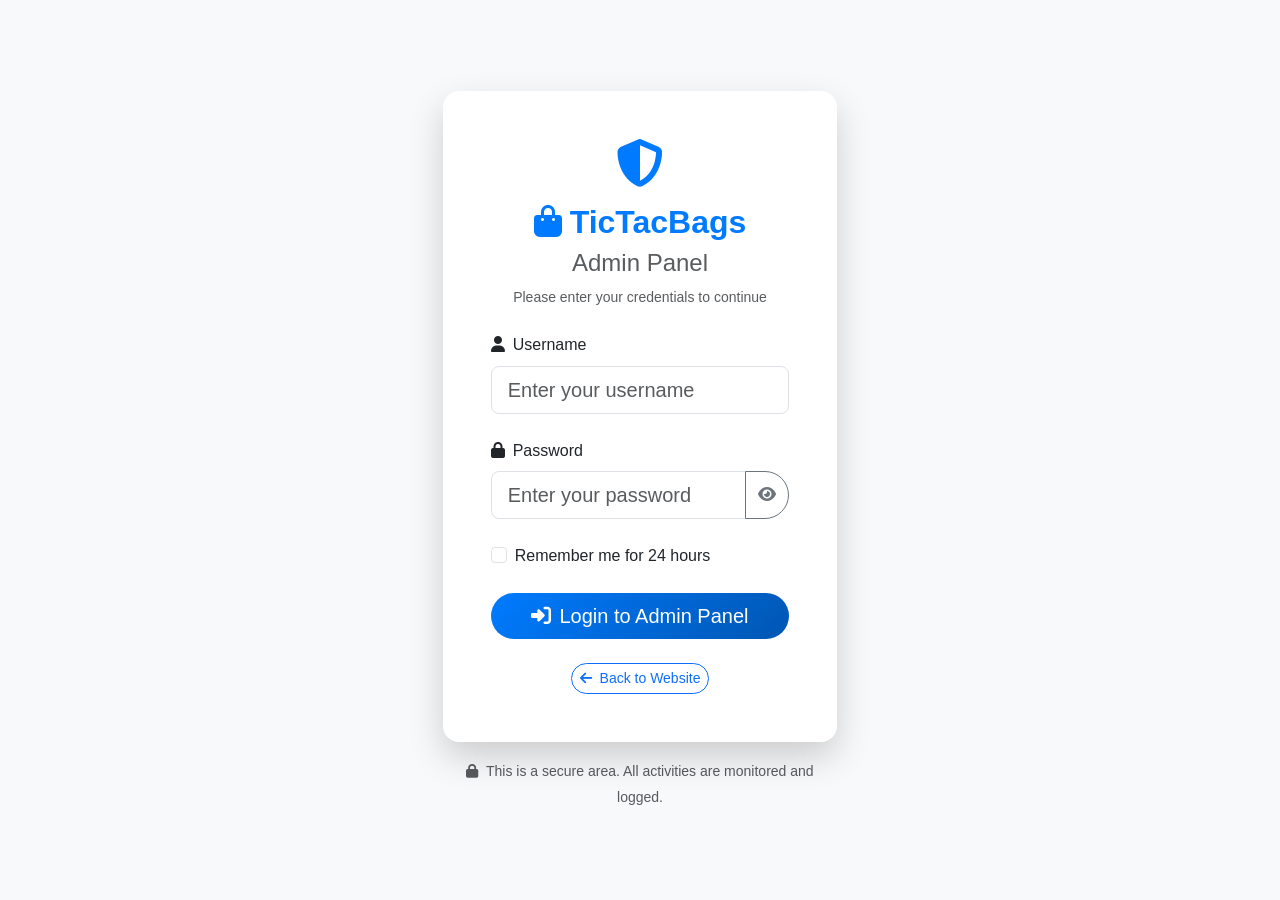
<file: admin/brands.html>
<!DOCTYPE html>
<html lang="en">
<head>
    <meta charset="UTF-8">
    <meta name="viewport" content="width=device-width, initial-scale=1.0">
    <meta name="robots" content="noindex, nofollow">
    <title>Brands Management - TicTacBags Admin</title>
    
    <!-- Bootstrap CSS -->
    <link href="https://cdn.jsdelivr.net/npm/bootstrap@5.3.0/dist/css/bootstrap.min.css" rel="stylesheet">
    <!-- Font Awesome -->
    <link rel="stylesheet" href="https://cdnjs.cloudflare.com/ajax/libs/font-awesome/6.4.0/css/all.min.css">
    <!-- Custom CSS -->
    <link rel="stylesheet" href="../css/style.css">
</head>
<body class="bg-light">
    <div class="container-fluid">
        <div class="row">
            <!-- Sidebar -->
            <div class="col-md-3 col-lg-2 px-0">
                <div class="admin-sidebar">
                    <!-- Admin Brand -->
                    <div class="text-center mb-4">
                        <h4 class="text-white fw-bold">
                            <i class="fas fa-shopping-bag me-2"></i>TicTacBags
                        </h4>
                        <p class="text-white-50 small mb-0">Admin Panel</p>
                    </div>

                    <!-- Admin User Info -->
                    <div class="text-center mb-4 pb-3 border-bottom border-secondary">
                        <div class="bg-white bg-opacity-10 rounded-circle d-inline-flex align-items-center justify-content-center mb-2" style="width: 50px; height: 50px;">
                            <i class="fas fa-user text-white"></i>
                        </div>
                        <h6 class="text-white mb-1">Administrator</h6>
                        <small class="text-white-50" id="loginTime"></small>
                    </div>

                    <!-- Navigation Menu -->
                    <ul class="admin-nav">
                        <li>
                            <a href="dashboard.html">
                                <i class="fas fa-tachometer-alt"></i>
                                Orders Management
                            </a>
                        </li>
                        <li>
                            <a href="products.html">
                                <i class="fas fa-box"></i>
                                Products Management
                            </a>
                        </li>
                        <li>
                            <a href="categories.html">
                                <i class="fas fa-list"></i>
                                Categories Management
                            </a>
                        </li>
                        <li>
                            <a href="brands.html" class="active">
                                <i class="fas fa-tags"></i>
                                Brands Management
                            </a>
                        </li>
                        <li>
                            <a href="banners.html">
                                <i class="fas fa-images"></i>
                                Banner Management
                            </a>
                        </li>
                        <li>
                            <a href="../index.html" target="_blank">
                                <i class="fas fa-external-link-alt"></i>
                                View Website
                            </a>
                        </li>
                        <li class="mt-4">
                            <a href="#" onclick="logout()" class="text-danger">
                                <i class="fas fa-sign-out-alt"></i>
                                Logout
                            </a>
                        </li>
                    </ul>
                </div>
            </div>

            <!-- Main Content -->
            <div class="col-md-9 col-lg-10">
                <div class="admin-content">
                    <!-- Header -->
                    <div class="d-flex justify-content-between align-items-center mb-4">
                        <div>
                            <h1 class="fw-bold text-dark">Brands Management</h1>
                            <p class="text-muted">Manage brand logos and information displayed on your website</p>
                        </div>
                        <div class="d-flex gap-2">
                            <button class="btn btn-success" onclick="showAddBrandModal()">
                                <i class="fas fa-plus me-2"></i>Add Brand
                            </button>
                            <button class="btn btn-outline-primary" onclick="refreshBrands()">
                                <i class="fas fa-sync-alt me-2"></i>Refresh
                            </button>
                        </div>
                    </div>

                    <!-- Brand Statistics -->
                    <div class="row mb-4">
                        <div class="col-lg-3 col-md-6 mb-3">
                            <div class="admin-card">
                                <div class="d-flex align-items-center">
                                    <div class="bg-primary bg-opacity-10 rounded p-3 me-3">
                                        <i class="fas fa-tags text-primary" style="font-size: 1.5rem;"></i>
                                    </div>
                                    <div>
                                        <h3 class="fw-bold mb-1" id="totalBrands">0</h3>
                                        <p class="text-muted mb-0 small">Total Brands</p>
                                    </div>
                                </div>
                            </div>
                        </div>
                        <div class="col-lg-3 col-md-6 mb-3">
                            <div class="admin-card">
                                <div class="d-flex align-items-center">
                                    <div class="bg-success bg-opacity-10 rounded p-3 me-3">
                                        <i class="fas fa-check-circle text-success" style="font-size: 1.5rem;"></i>
                                    </div>
                                    <div>
                                        <h3 class="fw-bold mb-1" id="activeBrands">0</h3>
                                        <p class="text-muted mb-0 small">Active Brands</p>
                                    </div>
                                </div>
                            </div>
                        </div>
                        <div class="col-lg-3 col-md-6 mb-3">
                            <div class="admin-card">
                                <div class="d-flex align-items-center">
                                    <div class="bg-info bg-opacity-10 rounded p-3 me-3">
                                        <i class="fas fa-eye text-info" style="font-size: 1.5rem;"></i>
                                    </div>
                                    <div>
                                        <h3 class="fw-bold mb-1" id="displayedBrands">0</h3>
                                        <p class="text-muted mb-0 small">Displayed on Site</p>
                                    </div>
                                </div>
                            </div>
                        </div>
                        <div class="col-lg-3 col-md-6 mb-3">
                            <div class="admin-card">
                                <div class="d-flex align-items-center">
                                    <div class="bg-warning bg-opacity-10 rounded p-3 me-3">
                                        <i class="fas fa-boxes text-warning" style="font-size: 1.5rem;"></i>
                                    </div>
                                    <div>
                                        <h3 class="fw-bold mb-1" id="brandsWithProducts">0</h3>
                                        <p class="text-muted mb-0 small">Brands with Products</p>
                                    </div>
                                </div>
                            </div>
                        </div>
                    </div>

                    <!-- Brands Filter -->
                    <div class="admin-card mb-4">
                        <div class="d-flex flex-wrap gap-3 align-items-center">
                            <div>
                                <label class="form-label small mb-1">Filter by Status:</label>
                                <select class="form-select form-select-sm" id="statusFilter" onchange="filterBrands()">
                                    <option value="">All Brands</option>
                                    <option value="active">Active</option>
                                    <option value="inactive">Inactive</option>
                                </select>
                            </div>
                            <div>
                                <label class="form-label small mb-1">Search Brands:</label>
                                <input type="text" class="form-control form-control-sm" id="searchBrands" placeholder="Brand name..." onkeyup="searchBrands()">
                            </div>
                            <div class="align-self-end">
                                <button class="btn btn-outline-secondary btn-sm" onclick="clearFilters()">
                                    <i class="fas fa-times me-1"></i>Clear
                                </button>
                            </div>
                        </div>
                    </div>

                    <!-- Brands Grid -->
                    <div id="brandsGrid" class="row">
                        <!-- Brands will be loaded here -->
                    </div>

                    <!-- No Brands Message -->
                    <div id="noBrandsMessage" class="admin-card text-center py-5 d-none">
                        <i class="fas fa-tags text-muted mb-3" style="font-size: 3rem;"></i>
                        <h5 class="text-muted">No brands found</h5>
                        <p class="text-muted">Add your first brand to display in the featured brands section.</p>
                        <button class="btn btn-primary" onclick="showAddBrandModal()">
                            <i class="fas fa-plus me-2"></i>Add Brand
                        </button>
                    </div>
                </div>
            </div>
        </div>
    </div>

    <!-- Add/Edit Brand Modal -->
    <div class="modal fade" id="brandModal" tabindex="-1">
        <div class="modal-dialog">
            <div class="modal-content">
                <div class="modal-header">
                    <h5 class="modal-title" id="brandModalTitle">Add Brand</h5>
                    <button type="button" class="btn-close" data-bs-dismiss="modal"></button>
                </div>
                <form id="brandForm">
                    <div class="modal-body">
                        <input type="hidden" id="brandId" name="brandId">
                        
                        <div class="mb-3">
                            <label for="brandName" class="form-label">Brand Name *</label>
                            <input type="text" class="form-control" id="brandName" name="name" required>
                        </div>

                        <div class="mb-3">
                            <label for="brandLogo" class="form-label">Brand Logo URL *</label>
                            <input type="url" class="form-control" id="brandLogo" name="logo" required placeholder="https://example.com/logo.png">
                            <small class="text-muted">Enter a valid image URL for the brand logo</small>
                        </div>

                        <!-- Logo Preview -->
                        <div class="mb-3">
                            <label class="form-label">Logo Preview</label>
                            <div class="border rounded p-3 text-center bg-light" style="min-height: 120px;">
                                <img id="logoPreview" src="" alt="Logo Preview" style="max-height: 80px; max-width: 150px; display: none;" class="img-fluid">
                                <div id="logoPlaceholder" class="text-muted">
                                    <i class="fas fa-image" style="font-size: 2rem;"></i>
                                    <p class="mb-0 small">Logo preview will appear here</p>
                                </div>
                            </div>
                        </div>

                        <div class="mb-3">
                            <label for="brandDescription" class="form-label">Description (Optional)</label>
                            <textarea class="form-control" id="brandDescription" name="description" rows="3" placeholder="Brief description about the brand..."></textarea>
                        </div>

                        <div class="form-check form-switch">
                            <input class="form-check-input" type="checkbox" id="brandActive" name="active" checked>
                            <label class="form-check-label" for="brandActive">
                                Display on Website
                                <small class="text-muted d-block">Show this brand in the featured brands section</small>
                            </label>
                        </div>
                    </div>
                    <div class="modal-footer">
                        <button type="button" class="btn btn-secondary" data-bs-dismiss="modal">Cancel</button>
                        <button type="submit" class="btn btn-primary">
                            <i class="fas fa-save me-2"></i>Save Brand
                        </button>
                    </div>
                </form>
            </div>
        </div>
    </div>

    <!-- Bootstrap JS -->
    <script src="https://cdn.jsdelivr.net/npm/bootstrap@5.3.0/dist/js/bootstrap.bundle.min.js"></script>
    
    <script>
        let brands = [];
        let filteredBrands = [];
        let products = [];

        // Check admin authentication
        document.addEventListener('DOMContentLoaded', function() {
            checkAdminAuth();
            loadBrands();
            loadProducts();
            updateLoginTime();
            setupLogoPreview();
        });

        function checkAdminAuth() {
            const loginData = localStorage.getItem('tictacbags_admin_login');
            if (!loginData) {
                window.location.href = 'index.html';
                return;
            }

            const data = JSON.parse(loginData);
            const now = new Date().getTime();
            const sessionDuration = data.rememberMe ? (24 * 60 * 60 * 1000) : (60 * 60 * 1000);
            
            if ((now - data.timestamp) > sessionDuration) {
                localStorage.removeItem('tictacbags_admin_login');
                window.location.href = 'index.html';
                return;
            }
        }

        function updateLoginTime() {
            const loginData = localStorage.getItem('tictacbags_admin_login');
            if (loginData) {
                const data = JSON.parse(loginData);
                const loginDate = new Date(data.timestamp);
                document.getElementById('loginTime').textContent = loginDate.toLocaleString();
            }
        }

        function logout() {
            if (confirm('Are you sure you want to logout?')) {
                localStorage.removeItem('tictacbags_admin_login');
                window.location.href = 'index.html';
            }
        }

        function loadBrands() {
            brands = JSON.parse(localStorage.getItem('tictacbags_brands')) || [];
            filteredBrands = [...brands];
            
            updateBrandStats();
            displayBrands();
        }

        function loadProducts() {
            products = JSON.parse(localStorage.getItem('tictacbags_products')) || [];
        }

        function updateBrandStats() {
            const totalBrands = brands.length;
            const activeBrands = brands.filter(b => b.active).length;
            const displayedBrands = activeBrands; // Same as active for now
            const brandNames = [...new Set(products.map(p => p.brand))];
            const brandsWithProducts = brands.filter(b => brandNames.includes(b.name)).length;

            document.getElementById('totalBrands').textContent = totalBrands;
            document.getElementById('activeBrands').textContent = activeBrands;
            document.getElementById('displayedBrands').textContent = displayedBrands;
            document.getElementById('brandsWithProducts').textContent = brandsWithProducts;
        }

        function displayBrands() {
            const grid = document.getElementById('brandsGrid');
            const noBrandsMsg = document.getElementById('noBrandsMessage');
            
            if (filteredBrands.length === 0) {
                grid.innerHTML = '';
                noBrandsMsg.classList.remove('d-none');
                return;
            }

            noBrandsMsg.classList.add('d-none');
            grid.innerHTML = '';

            filteredBrands.forEach(brand => {
                const brandCard = createBrandCard(brand);
                grid.appendChild(brandCard);
            });
        }

        function createBrandCard(brand) {
            const col = document.createElement('div');
            col.className = 'col-lg-3 col-md-4 col-sm-6 mb-4';
            
            const statusBadge = brand.active ? 
                '<span class="badge bg-success position-absolute top-0 start-0 m-2">Active</span>' :
                '<span class="badge bg-secondary position-absolute top-0 start-0 m-2">Inactive</span>';

            const brandProducts = products.filter(p => p.brand === brand.name).length;
            
            col.innerHTML = `
                <div class="card h-100 shadow-sm">
                    <div class="position-relative">
                        <div class="d-flex align-items-center justify-content-center bg-light" style="height: 150px;">
                            <img src="${brand.logo}" alt="${brand.name}" class="img-fluid" style="max-height: 80px; max-width: 140px;" onerror="this.src='https://via.placeholder.com/150x80/333/ffffff?text=${encodeURIComponent(brand.name)}'">
                        </div>
                        ${statusBadge}
                    </div>
                    <div class="card-body">
                        <h6 class="card-title fw-bold text-center">${brand.name}</h6>
                        ${brand.description ? `<p class="card-text small text-muted text-center">${brand.description.substring(0, 60)}...</p>` : ''}
                        <div class="text-center">
                            <small class="text-muted">
                                <i class="fas fa-box me-1"></i>${brandProducts} products
                            </small>
                        </div>
                    </div>
                    <div class="card-footer bg-transparent">
                        <div class="btn-group w-100">
                            <button class="btn btn-outline-primary btn-sm" onclick="editBrand(${brand.id})">
                                <i class="fas fa-edit"></i> Edit
                            </button>
                            <button class="btn btn-outline-${brand.active ? 'warning' : 'success'} btn-sm" onclick="toggleBrandStatus(${brand.id})">
                                <i class="fas fa-${brand.active ? 'pause' : 'play'}"></i> ${brand.active ? 'Hide' : 'Show'}
                            </button>
                            <button class="btn btn-outline-danger btn-sm" onclick="deleteBrand(${brand.id})">
                                <i class="fas fa-trash"></i> Delete
                            </button>
                        </div>
                    </div>
                </div>
            `;
            
            return col;
        }

        function showAddBrandModal() {
            document.getElementById('brandModalTitle').textContent = 'Add Brand';
            document.getElementById('brandForm').reset();
            document.getElementById('brandId').value = '';
            document.getElementById('brandActive').checked = true;
            resetLogoPreview();
            
            new bootstrap.Modal(document.getElementById('brandModal')).show();
        }

        function editBrand(brandId) {
            const brand = brands.find(b => b.id === brandId);
            if (!brand) return;

            document.getElementById('brandModalTitle').textContent = 'Edit Brand';
            document.getElementById('brandId').value = brand.id;
            document.getElementById('brandName').value = brand.name;
            document.getElementById('brandLogo').value = brand.logo;
            document.getElementById('brandDescription').value = brand.description || '';
            document.getElementById('brandActive').checked = brand.active;
            
            updateLogoPreview(brand.logo);
            new bootstrap.Modal(document.getElementById('brandModal')).show();
        }

        function toggleBrandStatus(brandId) {
            const brandIndex = brands.findIndex(b => b.id === brandId);
            if (brandIndex !== -1) {
                brands[brandIndex].active = !brands[brandIndex].active;
                localStorage.setItem('tictacbags_brands', JSON.stringify(brands));
                loadBrands();
                
                const status = brands[brandIndex].active ? 'activated' : 'hidden';
                showNotification(`Brand ${status} successfully!`, 'success');
            }
        }

        function deleteBrand(brandId) {
            const brand = brands.find(b => b.id === brandId);
            if (!brand) return;

            const brandProducts = products.filter(p => p.brand === brand.name).length;
            let confirmMessage = 'Are you sure you want to delete this brand?';
            
            if (brandProducts > 0) {
                confirmMessage += `\n\nWarning: This brand has ${brandProducts} product(s) associated with it.`;
            }

            if (!confirm(confirmMessage)) {
                return;
            }

            brands = brands.filter(b => b.id !== brandId);
            localStorage.setItem('tictacbags_brands', JSON.stringify(brands));
            loadBrands();
            showNotification('Brand deleted successfully!', 'success');
        }

        // Handle brand form submission
        document.getElementById('brandForm').addEventListener('submit', function(e) {
            e.preventDefault();

            const formData = new FormData(e.target);
            const brandId = formData.get('brandId');

            const brandData = {
                id: brandId ? parseInt(brandId) : Date.now(),
                name: formData.get('name'),
                logo: formData.get('logo'),
                description: formData.get('description'),
                active: formData.has('active')
            };

            if (brandId) {
                // Edit existing brand
                const brandIndex = brands.findIndex(b => b.id === parseInt(brandId));
                if (brandIndex !== -1) {
                    brands[brandIndex] = { ...brands[brandIndex], ...brandData };
                    showNotification('Brand updated successfully!', 'success');
                }
            } else {
                // Add new brand
                brands.push(brandData);
                showNotification('Brand added successfully!', 'success');
            }

            localStorage.setItem('tictacbags_brands', JSON.stringify(brands));
            bootstrap.Modal.getInstance(document.getElementById('brandModal')).hide();
            loadBrands();
        });

        function filterBrands() {
            const statusFilter = document.getElementById('statusFilter').value;
            
            filteredBrands = brands.filter(brand => {
                let matchesStatus = true;
                if (statusFilter === 'active') matchesStatus = brand.active;
                if (statusFilter === 'inactive') matchesStatus = !brand.active;
                
                return matchesStatus;
            });
            
            displayBrands();
        }

        function searchBrands() {
            const searchTerm = document.getElementById('searchBrands').value.toLowerCase();
            
            if (!searchTerm) {
                filteredBrands = [...brands];
            } else {
                filteredBrands = brands.filter(brand => 
                    brand.name.toLowerCase().includes(searchTerm) ||
                    (brand.description && brand.description.toLowerCase().includes(searchTerm))
                );
            }
            
            displayBrands();
        }

        function clearFilters() {
            document.getElementById('statusFilter').value = '';
            document.getElementById('searchBrands').value = '';
            filteredBrands = [...brands];
            displayBrands();
        }

        function refreshBrands() {
            loadBrands();
            showNotification('Brands refreshed successfully!', 'info');
        }

        function setupLogoPreview() {
            const logoInput = document.getElementById('brandLogo');
            logoInput.addEventListener('input', function() {
                const logoUrl = this.value.trim();
                if (logoUrl && isValidUrl(logoUrl)) {
                    updateLogoPreview(logoUrl);
                } else {
                    resetLogoPreview();
                }
            });
        }

        function updateLogoPreview(logoUrl) {
            const preview = document.getElementById('logoPreview');
            const placeholder = document.getElementById('logoPlaceholder');
            
            preview.src = logoUrl;
            preview.style.display = 'block';
            placeholder.style.display = 'none';
            
            // Handle image load error
            preview.onerror = function() {
                resetLogoPreview();
            };
        }

        function resetLogoPreview() {
            const preview = document.getElementById('logoPreview');
            const placeholder = document.getElementById('logoPlaceholder');
            
            preview.style.display = 'none';
            placeholder.style.display = 'block';
            preview.src = '';
        }

        function isValidUrl(string) {
            try {
                new URL(string);
                return true;
            } catch (_) {
                return false;
            }
        }

        function showNotification(message, type = 'info') {
            const notification = document.createElement('div');
            notification.className = `alert alert-${type} alert-dismissible fade show position-fixed`;
            notification.style.cssText = 'top: 20px; right: 20px; z-index: 9999; max-width: 300px;';
            notification.innerHTML = `
                ${message}
                <button type="button" class="btn-close" data-bs-dismiss="alert"></button>
            `;
            
            document.body.appendChild(notification);
            
            setTimeout(() => {
                notification.remove();
            }, 5000);
        }
    </script>
</body>
</html>
</file>
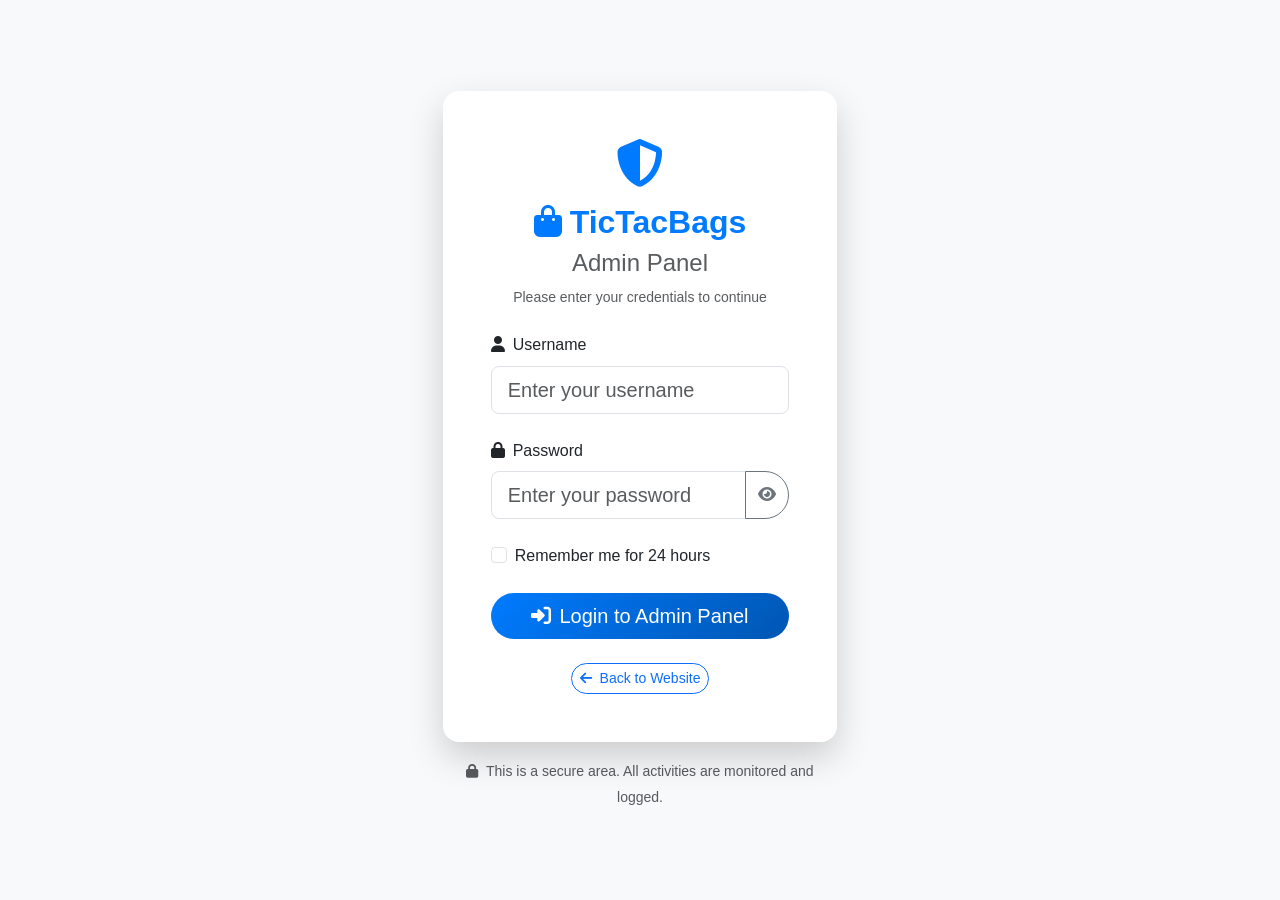
<file: admin/categories.html>
<!DOCTYPE html>
<html lang="en">
<head>
    <meta charset="UTF-8">
    <meta name="viewport" content="width=device-width, initial-scale=1.0">
    <meta name="robots" content="noindex, nofollow">
    <title>Categories Management - TicTacBags Admin</title>
    
    <!-- Bootstrap CSS -->
    <link href="https://cdn.jsdelivr.net/npm/bootstrap@5.3.0/dist/css/bootstrap.min.css" rel="stylesheet">
    <!-- Font Awesome -->
    <link rel="stylesheet" href="https://cdnjs.cloudflare.com/ajax/libs/font-awesome/6.4.0/css/all.min.css">
    <!-- Custom CSS -->
    <link rel="stylesheet" href="../css/style.css">
</head>
<body class="bg-light">
    <div class="container-fluid">
        <div class="row">
            <!-- Sidebar -->
            <div class="col-md-3 col-lg-2 px-0">
                <div class="admin-sidebar">
                    <!-- Admin Brand -->
                    <div class="text-center mb-4">
                        <h4 class="text-white fw-bold">
                            <i class="fas fa-shopping-bag me-2"></i>TicTacBags
                        </h4>
                        <p class="text-white-50 small mb-0">Admin Panel</p>
                    </div>

                    <!-- Admin User Info -->
                    <div class="text-center mb-4 pb-3 border-bottom border-secondary">
                        <div class="bg-white bg-opacity-10 rounded-circle d-inline-flex align-items-center justify-content-center mb-2" style="width: 50px; height: 50px;">
                            <i class="fas fa-user text-white"></i>
                        </div>
                        <h6 class="text-white mb-1">Administrator</h6>
                        <small class="text-white-50" id="loginTime"></small>
                    </div>

                    <!-- Navigation Menu -->
                    <ul class="admin-nav">
                        <li>
                            <a href="dashboard.html">
                                <i class="fas fa-tachometer-alt"></i>
                                Orders Management
                            </a>
                        </li>
                        <li>
                            <a href="products.html">
                                <i class="fas fa-box"></i>
                                Products Management
                            </a>
                        </li>
                        <li>
                            <a href="categories.html" class="active">
                                <i class="fas fa-list"></i>
                                Categories Management
                            </a>
                        </li>
                        <li>
                            <a href="brands.html">
                                <i class="fas fa-tags"></i>
                                Brands Management
                            </a>
                        </li>
                        <li>
                            <a href="banners.html">
                                <i class="fas fa-images"></i>
                                Banner Management
                            </a>
                        </li>
                        <li>
                            <a href="../index.html" target="_blank">
                                <i class="fas fa-external-link-alt"></i>
                                View Website
                            </a>
                        </li>
                        <li class="mt-4">
                            <a href="#" onclick="logout()" class="text-danger">
                                <i class="fas fa-sign-out-alt"></i>
                                Logout
                            </a>
                        </li>
                    </ul>
                </div>
            </div>

            <!-- Main Content -->
            <div class="col-md-9 col-lg-10">
                <div class="admin-content">
                    <!-- Header -->
                    <div class="d-flex justify-content-between align-items-center mb-4">
                        <div>
                            <h1 class="fw-bold text-dark">Categories Management</h1>
                            <p class="text-muted">Manage product categories and their filters</p>
                        </div>
                        <div>
                            <button class="btn btn-primary" data-bs-toggle="modal" data-bs-target="#addCategoryModal">
                                <i class="fas fa-plus me-2"></i>Add Category
                            </button>
                        </div>
                    </div>

                    <!-- Categories Stats -->
                    <div class="row mb-4">
                        <div class="col-lg-3 col-md-6 mb-3">
                            <div class="admin-card">
                                <div class="d-flex align-items-center">
                                    <div class="bg-primary bg-opacity-10 rounded p-3 me-3">
                                        <i class="fas fa-list text-primary" style="font-size: 1.5rem;"></i>
                                    </div>
                                    <div>
                                        <h3 class="fw-bold mb-1" id="totalCategories">0</h3>
                                        <p class="text-muted mb-0 small">Total Categories</p>
                                    </div>
                                </div>
                            </div>
                        </div>
                        <div class="col-lg-3 col-md-6 mb-3">
                            <div class="admin-card">
                                <div class="d-flex align-items-center">
                                    <div class="bg-success bg-opacity-10 rounded p-3 me-3">
                                        <i class="fas fa-eye text-success" style="font-size: 1.5rem;"></i>
                                    </div>
                                    <div>
                                        <h3 class="fw-bold mb-1" id="activeCategories">0</h3>
                                        <p class="text-muted mb-0 small">Active Categories</p>
                                    </div>
                                </div>
                            </div>
                        </div>
                    </div>

                    <!-- Categories Table -->
                    <div class="admin-card">
                        <div class="table-responsive">
                            <table class="table table-hover mb-0">
                                <thead class="table-light">
                                    <tr>
                                        <th>ID</th>
                                        <th>Category Name</th>
                                        <th>Status</th>
                                        <th>Products Count</th>
                                        <th>Created Date</th>
                                        <th>Actions</th>
                                    </tr>
                                </thead>
                                <tbody id="categoriesTableBody">
                                    <!-- Categories will be loaded here -->
                                </tbody>
                            </table>
                        </div>

                        <!-- No Categories Message -->
                        <div id="noCategoriesMessage" class="text-center py-5 d-none">
                            <i class="fas fa-list text-muted" style="font-size: 3rem;"></i>
                            <h4 class="mt-3 mb-2">No categories found</h4>
                            <p class="text-muted mb-3">Create your first category to organize products</p>
                            <button class="btn btn-primary" data-bs-toggle="modal" data-bs-target="#addCategoryModal">
                                <i class="fas fa-plus me-2"></i>Add Category
                            </button>
                        </div>
                    </div>
                </div>
            </div>
        </div>
    </div>

    <!-- Add Category Modal -->
    <div class="modal fade" id="addCategoryModal" tabindex="-1">
        <div class="modal-dialog">
            <div class="modal-content">
                <div class="modal-header">
                    <h5 class="modal-title">Add New Category</h5>
                    <button type="button" class="btn-close" data-bs-dismiss="modal"></button>
                </div>
                <div class="modal-body">
                    <form id="addCategoryForm">
                        <div class="mb-3">
                            <label for="categoryName" class="form-label">Category Name *</label>
                            <input type="text" class="form-control" id="categoryName" name="categoryName" required>
                        </div>
                        <div class="mb-3">
                            <div class="form-check">
                                <input class="form-check-input" type="checkbox" id="categoryActive" name="categoryActive" checked>
                                <label class="form-check-label" for="categoryActive">
                                    Active (visible on website)
                                </label>
                            </div>
                        </div>
                    </form>
                </div>
                <div class="modal-footer">
                    <button type="button" class="btn btn-secondary" data-bs-dismiss="modal">Cancel</button>
                    <button type="button" class="btn btn-primary" onclick="saveCategory()">Save Category</button>
                </div>
            </div>
        </div>
    </div>

    <!-- Edit Category Modal -->
    <div class="modal fade" id="editCategoryModal" tabindex="-1">
        <div class="modal-dialog">
            <div class="modal-content">
                <div class="modal-header">
                    <h5 class="modal-title">Edit Category</h5>
                    <button type="button" class="btn-close" data-bs-dismiss="modal"></button>
                </div>
                <div class="modal-body">
                    <form id="editCategoryForm">
                        <input type="hidden" id="editCategoryId" name="editCategoryId">
                        <div class="mb-3">
                            <label for="editCategoryName" class="form-label">Category Name *</label>
                            <input type="text" class="form-control" id="editCategoryName" name="editCategoryName" required>
                        </div>
                        <div class="mb-3">
                            <div class="form-check">
                                <input class="form-check-input" type="checkbox" id="editCategoryActive" name="editCategoryActive">
                                <label class="form-check-label" for="editCategoryActive">
                                    Active (visible on website)
                                </label>
                            </div>
                        </div>
                    </form>
                </div>
                <div class="modal-footer">
                    <button type="button" class="btn btn-secondary" data-bs-dismiss="modal">Cancel</button>
                    <button type="button" class="btn btn-primary" onclick="updateCategory()">Update Category</button>
                </div>
            </div>
        </div>
    </div>

    <!-- Bootstrap JS -->
    <script src="https://cdn.jsdelivr.net/npm/bootstrap@5.3.0/dist/js/bootstrap.bundle.min.js"></script>
    <!-- Custom JS -->
    <script src="../js/main.js"></script>

    <script>
        // Categories management variables
        let categories = [];

        // Initialize page
        document.addEventListener('DOMContentLoaded', function() {
            checkAdminAuth();
            loadCategories();
            updateLoginTime();
        });

        function checkAdminAuth() {
            const loginData = localStorage.getItem('tictacbags_admin_login');
            if (!loginData) {
                window.location.href = 'index.html';
                return;
            }

            const data = JSON.parse(loginData);
            const now = new Date().getTime();
            const sessionDuration = data.rememberMe ? (24 * 60 * 60 * 1000) : (60 * 60 * 1000);
            
            if ((now - data.timestamp) > sessionDuration) {
                localStorage.removeItem('tictacbags_admin_login');
                window.location.href = 'index.html';
                return;
            }
        }

        function updateLoginTime() {
            const loginData = localStorage.getItem('tictacbags_admin_login');
            if (loginData) {
                const data = JSON.parse(loginData);
                const loginDate = new Date(data.timestamp);
                document.getElementById('loginTime').textContent = loginDate.toLocaleString();
            }
        }

        function logout() {
            if (confirm('Are you sure you want to logout?')) {
                localStorage.removeItem('tictacbags_admin_login');
                window.location.href = 'index.html';
            }
        }

        function loadCategories() {
            // Load categories from localStorage
            categories = JSON.parse(localStorage.getItem('tictacbags_categories')) || [];
            
            // If no categories exist, create default ones
            if (categories.length === 0) {
                categories = [
                    { id: 1, name: "Backpacks", active: true, createdDate: new Date().toISOString() },
                    { id: 2, name: "Handbags", active: true, createdDate: new Date().toISOString() },
                    { id: 3, name: "Travel Bags", active: true, createdDate: new Date().toISOString() },
                    { id: 4, name: "Laptop Bags", active: true, createdDate: new Date().toISOString() },
                    { id: 5, name: "Tote Bags", active: true, createdDate: new Date().toISOString() },
                    { id: 6, name: "Sports Bags", active: true, createdDate: new Date().toISOString() }
                ];
                localStorage.setItem('tictacbags_categories', JSON.stringify(categories));
            }
            
            updateCategoryStats();
            displayCategories();
        }

        function updateCategoryStats() {
            const totalCategories = categories.length;
            const activeCategories = categories.filter(c => c.active).length;

            document.getElementById('totalCategories').textContent = totalCategories;
            document.getElementById('activeCategories').textContent = activeCategories;
        }

        function displayCategories() {
            const tbody = document.getElementById('categoriesTableBody');
            const noCategoriesMsg = document.getElementById('noCategoriesMessage');
            
            if (categories.length === 0) {
                tbody.innerHTML = '';
                noCategoriesMsg.classList.remove('d-none');
                return;
            }

            noCategoriesMsg.classList.add('d-none');
            tbody.innerHTML = '';

            categories.forEach(category => {
                const productsCount = getProductsCountForCategory(category.name);
                const createdDate = new Date(category.createdDate).toLocaleDateString();
                
                const row = document.createElement('tr');
                row.innerHTML = `
                    <td><strong>#${category.id}</strong></td>
                    <td>${category.name}</td>
                    <td>
                        <span class="badge ${category.active ? 'bg-success' : 'bg-secondary'}">
                            ${category.active ? 'Active' : 'Inactive'}
                        </span>
                    </td>
                    <td>${productsCount} products</td>
                    <td>${createdDate}</td>
                    <td>
                        <div class="btn-group btn-group-sm">
                            <button class="btn btn-outline-primary" onclick="editCategory(${category.id})" title="Edit Category">
                                <i class="fas fa-edit"></i>
                            </button>
                            <button class="btn btn-outline-${category.active ? 'secondary' : 'success'}" 
                                    onclick="toggleCategoryStatus(${category.id})" 
                                    title="${category.active ? 'Deactivate' : 'Activate'} Category">
                                <i class="fas fa-${category.active ? 'eye-slash' : 'eye'}"></i>
                            </button>
                            <button class="btn btn-outline-danger" onclick="deleteCategory(${category.id})" title="Delete Category">
                                <i class="fas fa-trash"></i>
                            </button>
                        </div>
                    </td>
                `;
                
                tbody.appendChild(row);
            });
        }

        function getProductsCountForCategory(categoryName) {
            const products = JSON.parse(localStorage.getItem('tictacbags_products')) || [];
            return products.filter(p => p.category === categoryName).length;
        }

        function saveCategory() {
            const form = document.getElementById('addCategoryForm');
            const formData = new FormData(form);
            
            const categoryName = formData.get('categoryName').trim();
            if (!categoryName) {
                alert('Please enter a category name');
                return;
            }

            // Check if category already exists
            if (categories.some(c => c.name.toLowerCase() === categoryName.toLowerCase())) {
                alert('Category already exists!');
                return;
            }

            const newCategory = {
                id: Date.now(),
                name: categoryName,
                active: formData.get('categoryActive') === 'on',
                createdDate: new Date().toISOString()
            };

            categories.push(newCategory);
            localStorage.setItem('tictacbags_categories', JSON.stringify(categories));
            
            // Close modal and refresh
            bootstrap.Modal.getInstance(document.getElementById('addCategoryModal')).hide();
            form.reset();
            loadCategories();
            
            showNotification('Category added successfully!', 'success');
        }

        function editCategory(categoryId) {
            const category = categories.find(c => c.id === categoryId);
            if (!category) return;

            document.getElementById('editCategoryId').value = category.id;
            document.getElementById('editCategoryName').value = category.name;
            document.getElementById('editCategoryActive').checked = category.active;

            new bootstrap.Modal(document.getElementById('editCategoryModal')).show();
        }

        function updateCategory() {
            const form = document.getElementById('editCategoryForm');
            const formData = new FormData(form);
            
            const categoryId = parseInt(formData.get('editCategoryId'));
            const categoryName = formData.get('editCategoryName').trim();
            
            if (!categoryName) {
                alert('Please enter a category name');
                return;
            }

            // Check if category name already exists (excluding current category)
            if (categories.some(c => c.id !== categoryId && c.name.toLowerCase() === categoryName.toLowerCase())) {
                alert('Category name already exists!');
                return;
            }

            const categoryIndex = categories.findIndex(c => c.id === categoryId);
            if (categoryIndex !== -1) {
                const oldName = categories[categoryIndex].name;
                categories[categoryIndex].name = categoryName;
                categories[categoryIndex].active = formData.get('editCategoryActive') === 'on';
                
                // Update products that use this category
                updateProductsCategory(oldName, categoryName);
                
                localStorage.setItem('tictacbags_categories', JSON.stringify(categories));
                
                // Close modal and refresh
                bootstrap.Modal.getInstance(document.getElementById('editCategoryModal')).hide();
                loadCategories();
                
                showNotification('Category updated successfully!', 'success');
            }
        }

        function updateProductsCategory(oldName, newName) {
            if (oldName === newName) return;
            
            const products = JSON.parse(localStorage.getItem('tictacbags_products')) || [];
            const updatedProducts = products.map(product => {
                if (product.category === oldName) {
                    product.category = newName;
                }
                return product;
            });
            localStorage.setItem('tictacbags_products', JSON.stringify(updatedProducts));
        }

        function toggleCategoryStatus(categoryId) {
            const categoryIndex = categories.findIndex(c => c.id === categoryId);
            if (categoryIndex !== -1) {
                categories[categoryIndex].active = !categories[categoryIndex].active;
                localStorage.setItem('tictacbags_categories', JSON.stringify(categories));
                loadCategories();
                
                const status = categories[categoryIndex].active ? 'activated' : 'deactivated';
                showNotification(`Category ${status} successfully!`, 'success');
            }
        }

        function deleteCategory(categoryId) {
            const category = categories.find(c => c.id === categoryId);
            if (!category) return;

            const productsCount = getProductsCountForCategory(category.name);
            let confirmMessage = `Are you sure you want to delete "${category.name}"?`;
            
            if (productsCount > 0) {
                confirmMessage += `\n\nWarning: ${productsCount} products are using this category. They will be set to "Uncategorized".`;
            }

            if (confirm(confirmMessage)) {
                // Remove category
                categories = categories.filter(c => c.id !== categoryId);
                localStorage.setItem('tictacbags_categories', JSON.stringify(categories));
                
                // Update products that use this category
                if (productsCount > 0) {
                    updateProductsCategory(category.name, 'Uncategorized');
                }
                
                loadCategories();
                showNotification('Category deleted successfully!', 'success');
            }
        }

        function showNotification(message, type = 'info') {
            const notification = document.createElement('div');
            notification.className = `alert alert-${type} alert-dismissible fade show position-fixed`;
            notification.style.cssText = 'top: 20px; right: 20px; z-index: 9999; max-width: 300px;';
            notification.innerHTML = `
                ${message}
                <button type="button" class="btn-close" data-bs-dismiss="alert"></button>
            `;
            
            document.body.appendChild(notification);
            
            setTimeout(() => {
                notification.remove();
            }, 5000);
        }
    </script>
</body>
</html>
</file>
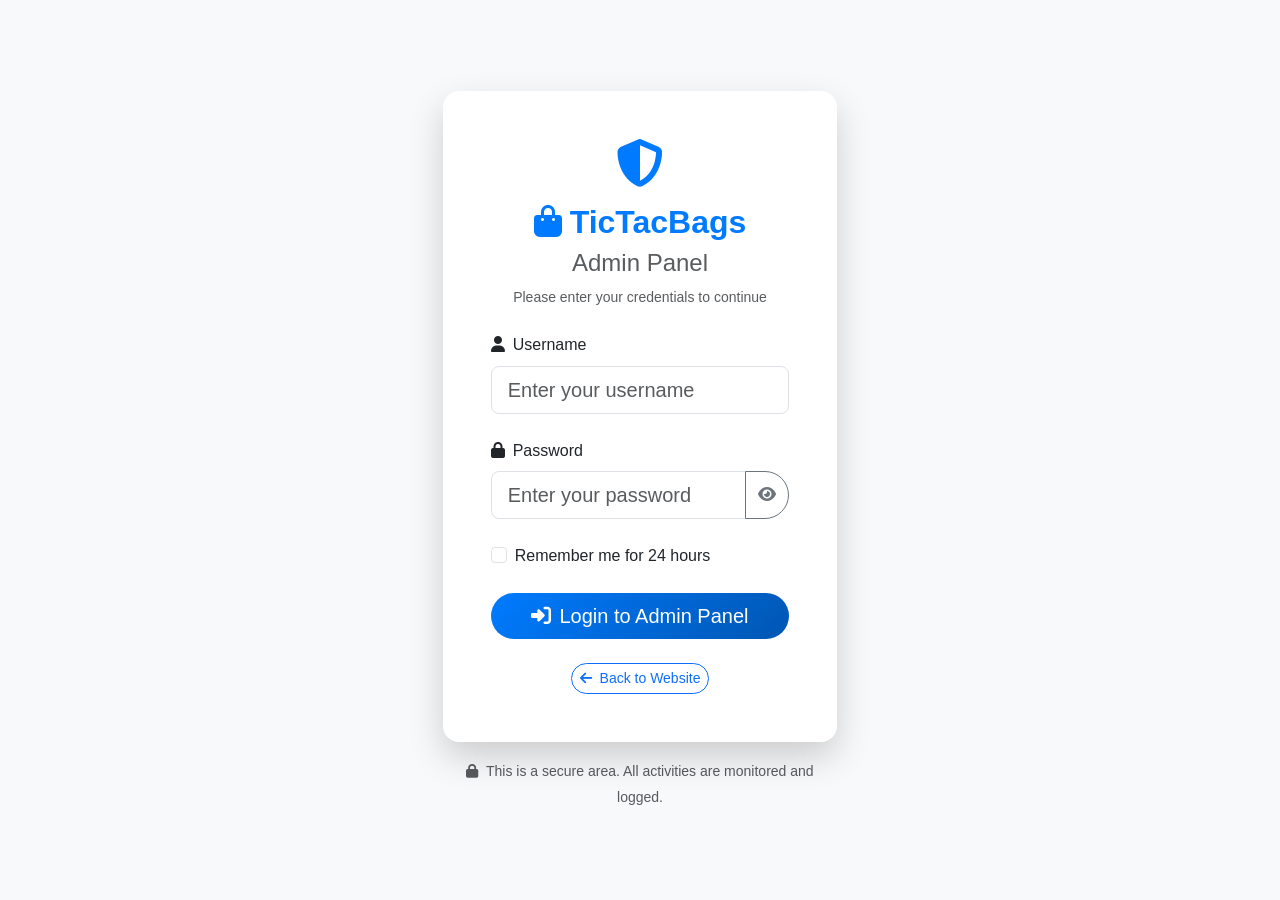
<file: admin/dashboard.html>
<!DOCTYPE html>
<html lang="en">
<head>
    <meta charset="UTF-8">
    <meta name="viewport" content="width=device-width, initial-scale=1.0">
    <meta name="robots" content="noindex, nofollow">
    <title>Orders Management - TicTacBags Admin</title>
    
    <!-- Bootstrap CSS -->
    <link href="https://cdn.jsdelivr.net/npm/bootstrap@5.3.0/dist/css/bootstrap.min.css" rel="stylesheet">
    <!-- Font Awesome -->
    <link rel="stylesheet" href="https://cdnjs.cloudflare.com/ajax/libs/font-awesome/6.4.0/css/all.min.css">
    <!-- Custom CSS -->
    <link rel="stylesheet" href="../css/style.css">
</head>
<body class="bg-light">
    <div class="container-fluid">
        <div class="row">
            <!-- Sidebar -->
            <div class="col-md-3 col-lg-2 px-0">
                <div class="admin-sidebar">
                    <!-- Admin Brand -->
                    <div class="text-center mb-4">
                        <h4 class="text-white fw-bold">
                            <i class="fas fa-shopping-bag me-2"></i>TicTacBags
                        </h4>
                        <p class="text-white-50 small mb-0">Admin Panel</p>
                    </div>

                    <!-- Admin User Info -->
                    <div class="text-center mb-4 pb-3 border-bottom border-secondary">
                        <div class="bg-white bg-opacity-10 rounded-circle d-inline-flex align-items-center justify-content-center mb-2" style="width: 50px; height: 50px;">
                            <i class="fas fa-user text-white"></i>
                        </div>
                        <h6 class="text-white mb-1">Administrator</h6>
                        <small class="text-white-50" id="loginTime"></small>
                    </div>

                    <!-- Navigation Menu -->
                    <ul class="admin-nav">
                        <li>
                            <a href="dashboard.html" class="active">
                                <i class="fas fa-tachometer-alt"></i>
                                Orders Management
                            </a>
                        </li>
                        <li>
                            <a href="products.html">
                                <i class="fas fa-box"></i>
                                Products Management
                            </a>
                        </li>
                        <li>
                            <a href="categories.html">
                                <i class="fas fa-list"></i>
                                Categories Management
                            </a>
                        </li>
                        <li>
                            <a href="brands.html">
                                <i class="fas fa-tags"></i>
                                Brands Management
                            </a>
                        </li>
                        <li>
                            <a href="banners.html">
                                <i class="fas fa-images"></i>
                                Banner Management
                            </a>
                        </li>
                        <li>
                            <a href="../index.html" target="_blank">
                                <i class="fas fa-external-link-alt"></i>
                                View Website
                            </a>
                        </li>
                        <li class="mt-4">
                            <a href="#" onclick="logout()" class="text-danger">
                                <i class="fas fa-sign-out-alt"></i>
                                Logout
                            </a>
                        </li>
                    </ul>
                </div>
            </div>

            <!-- Main Content -->
            <div class="col-md-9 col-lg-10">
                <div class="admin-content">
                    <!-- Header -->
                    <div class="d-flex justify-content-between align-items-center mb-4">
                        <div>
                            <h1 class="fw-bold text-dark">Orders Management</h1>
                            <p class="text-muted">Manage all customer orders and their status</p>
                        </div>
                        <div class="d-flex gap-2">
                            <button class="btn btn-outline-primary" onclick="refreshOrders()">
                                <i class="fas fa-sync-alt me-2"></i>Refresh
                            </button>
                            <button class="btn btn-success" onclick="exportOrders()">
                                <i class="fas fa-download me-2"></i>Export
                            </button>
                        </div>
                    </div>

                    <!-- Order Statistics -->
                    <div class="row mb-4">
                        <div class="col-lg-3 col-md-6 mb-3">
                            <div class="admin-card">
                                <div class="d-flex align-items-center">
                                    <div class="bg-primary bg-opacity-10 rounded p-3 me-3">
                                        <i class="fas fa-shopping-cart text-primary" style="font-size: 1.5rem;"></i>
                                    </div>
                                    <div>
                                        <h3 class="fw-bold mb-1" id="totalOrders">0</h3>
                                        <p class="text-muted mb-0 small">Total Orders</p>
                                    </div>
                                </div>
                            </div>
                        </div>
                        <div class="col-lg-3 col-md-6 mb-3">
                            <div class="admin-card">
                                <div class="d-flex align-items-center">
                                    <div class="bg-warning bg-opacity-10 rounded p-3 me-3">
                                        <i class="fas fa-clock text-warning" style="font-size: 1.5rem;"></i>
                                    </div>
                                    <div>
                                        <h3 class="fw-bold mb-1" id="pendingOrders">0</h3>
                                        <p class="text-muted mb-0 small">Pending Orders</p>
                                    </div>
                                </div>
                            </div>
                        </div>
                        <div class="col-lg-3 col-md-6 mb-3">
                            <div class="admin-card">
                                <div class="d-flex align-items-center">
                                    <div class="bg-success bg-opacity-10 rounded p-3 me-3">
                                        <i class="fas fa-truck text-success" style="font-size: 1.5rem;"></i>
                                    </div>
                                    <div>
                                        <h3 class="fw-bold mb-1" id="shippedOrders">0</h3>
                                        <p class="text-muted mb-0 small">Shipped Orders</p>
                                    </div>
                                </div>
                            </div>
                        </div>
                        <div class="col-lg-3 col-md-6 mb-3">
                            <div class="admin-card">
                                <div class="d-flex align-items-center">
                                    <div class="bg-info bg-opacity-10 rounded p-3 me-3">
                                        <i class="fas fa-dollar-sign text-info" style="font-size: 1.5rem;"></i>
                                    </div>
                                    <div>
                        <h3 class="fw-bold mb-1" id="totalRevenue">Rs 0</h3>
                                        <p class="text-muted mb-0 small">Total Revenue</p>
                                    </div>
                                </div>
                            </div>
                        </div>
                    </div>

                    <!-- Orders Filter -->
                    <div class="admin-card mb-4">
                        <div class="d-flex flex-wrap gap-3 align-items-center">
                            <div>
                                <label class="form-label small mb-1">Filter by Status:</label>
                                <select class="form-select form-select-sm" id="statusFilter" onchange="filterOrders()">
                                    <option value="">All Orders</option>
                                    <option value="pending">Pending</option>
                                    <option value="shipped">Shipped</option>
                                    <option value="cancelled">Cancelled</option>
                                </select>
                            </div>
                            <div>
                                <label class="form-label small mb-1">Search Orders:</label>
                                <input type="text" class="form-control form-control-sm" id="searchOrders" placeholder="Order ID, Customer name..." onkeyup="searchOrders()">
                            </div>
                            <div>
                                <label class="form-label small mb-1">Date Range:</label>
                                <input type="date" class="form-control form-control-sm" id="dateFrom" onchange="filterOrders()">
                            </div>
                            <div class="align-self-end">
                                <button class="btn btn-outline-secondary btn-sm" onclick="clearFilters()">
                                    <i class="fas fa-times me-1"></i>Clear
                                </button>
                            </div>
                        </div>
                    </div>

                    <!-- Orders Table -->
                    <div class="admin-card">
                        <div class="table-responsive">
                            <table class="table table-hover mb-0">
                                <thead class="table-light">
                                    <tr>
                                        <th>Order ID</th>
                                        <th>Customer</th>
                                        <th>Items</th>
                                        <th>Total</th>
                                        <th>Payment</th>
                                        <th>Status</th>
                                        <th>Date</th>
                                        <th>Actions</th>
                                    </tr>
                                </thead>
                                <tbody id="ordersTableBody">
                                    <!-- Orders will be loaded here -->
                                </tbody>
                            </table>
                        </div>

                        <!-- No Orders Message -->
                        <div id="noOrdersMessage" class="text-center py-5 d-none">
                            <i class="fas fa-inbox text-muted mb-3" style="font-size: 3rem;"></i>
                            <h5 class="text-muted">No orders found</h5>
                            <p class="text-muted">Orders will appear here when customers place them.</p>
                        </div>
                    </div>

                    <!-- Pagination -->
                    <nav aria-label="Orders pagination" class="mt-4">
                        <ul class="pagination justify-content-center" id="ordersPagination">
                            <!-- Pagination will be loaded here -->
                        </ul>
                    </nav>
                </div>
            </div>
        </div>
    </div>

    <!-- Order Details Modal -->
    <div class="modal fade" id="orderDetailsModal" tabindex="-1">
        <div class="modal-dialog modal-lg">
            <div class="modal-content">
                <div class="modal-header">
                    <h5 class="modal-title">Order Details</h5>
                    <button type="button" class="btn-close" data-bs-dismiss="modal"></button>
                </div>
                <div class="modal-body" id="orderDetailsContent">
                    <!-- Order details will be loaded here -->
                </div>
                <div class="modal-footer">
                    <button type="button" class="btn btn-secondary" data-bs-dismiss="modal">Close</button>
                </div>
            </div>
        </div>
    </div>

    <!-- Bootstrap JS -->
    <script src="https://cdn.jsdelivr.net/npm/bootstrap@5.3.0/dist/js/bootstrap.bundle.min.js"></script>
    
    <script>
        let orders = [];
        let filteredOrders = [];
        let currentPage = 1;
        const ordersPerPage = 10;

        // Check admin authentication
        document.addEventListener('DOMContentLoaded', function() {
            checkAdminAuth();
            loadOrders();
            updateLoginTime();
        });

        function checkAdminAuth() {
            const loginData = localStorage.getItem('tictacbags_admin_login');
            if (!loginData) {
                window.location.href = 'index.html';
                return;
            }

            const data = JSON.parse(loginData);
            const now = new Date().getTime();
            const sessionDuration = data.rememberMe ? (24 * 60 * 60 * 1000) : (60 * 60 * 1000);
            
            if ((now - data.timestamp) > sessionDuration) {
                localStorage.removeItem('tictacbags_admin_login');
                window.location.href = 'index.html';
                return;
            }
        }

        function updateLoginTime() {
            const loginData = localStorage.getItem('tictacbags_admin_login');
            if (loginData) {
                const data = JSON.parse(loginData);
                const loginDate = new Date(data.timestamp);
                document.getElementById('loginTime').textContent = loginDate.toLocaleString();
            }
        }

        function logout() {
            if (confirm('Are you sure you want to logout?')) {
                localStorage.removeItem('tictacbags_admin_login');
                window.location.href = 'index.html';
            }
        }

        function loadOrders() {
            // Load orders from localStorage
            orders = JSON.parse(localStorage.getItem('tictacbags_orders')) || [];
            console.log('Loading orders from localStorage:', orders); // Debug log
            filteredOrders = [...orders];
            
            updateOrderStats();
            displayOrders();
            updatePagination();
        }

        function updateOrderStats() {
            const totalOrders = orders.length;
            const pendingOrders = orders.filter(o => o.status === 'pending').length;
            const shippedOrders = orders.filter(o => o.status === 'shipped').length;
            const totalRevenue = orders.reduce((sum, order) => sum + order.total, 0);

            document.getElementById('totalOrders').textContent = totalOrders;
            document.getElementById('pendingOrders').textContent = pendingOrders;
            document.getElementById('shippedOrders').textContent = shippedOrders;
            document.getElementById('totalRevenue').textContent = 'Rs ' + totalRevenue.toLocaleString();
        }

        function displayOrders() {
            const tbody = document.getElementById('ordersTableBody');
            const noOrdersMsg = document.getElementById('noOrdersMessage');
            
            if (filteredOrders.length === 0) {
                tbody.innerHTML = '';
                noOrdersMsg.classList.remove('d-none');
                return;
            }

            noOrdersMsg.classList.add('d-none');
            
            const startIndex = (currentPage - 1) * ordersPerPage;
            const endIndex = startIndex + ordersPerPage;
            const ordersToShow = filteredOrders.slice(startIndex, endIndex);

            tbody.innerHTML = '';

            ordersToShow.forEach(order => {
                const row = document.createElement('tr');
                const orderDate = new Date(order.date).toLocaleDateString();
                const statusClass = getStatusClass(order.status);
                
                row.innerHTML = `
                    <td>
                        <strong>${order.id}</strong>
                    </td>
                    <td>
                        <div>
                            <div class="fw-bold">${order.customerName}</div>
                            <small class="text-muted">${order.email}</small>
                        </div>
                    </td>
                    <td>
                        <span class="badge bg-light text-dark">${order.items.length} items</span>
                    </td>
                    <td>
                        <strong>Rs ${order.total.toLocaleString()}</strong>
                    </td>
                    <td>
                        <span class="badge ${order.paymentMethod === 'cod' ? 'bg-warning' : 'bg-info'}">${order.paymentMethod.toUpperCase()}</span>
                    </td>
                    <td>
                        <span class="order-status ${statusClass}">${order.status}</span>
                    </td>
                    <td>
                        <small>${orderDate}</small>
                    </td>
                    <td>
                        <div class="btn-group btn-group-sm">
                            <button class="btn btn-outline-primary" onclick="viewOrderDetails('${order.id}')" title="View Details">
                                <i class="fas fa-eye"></i>
                            </button>
                            <div class="btn-group btn-group-sm">
                                <button class="btn btn-outline-secondary dropdown-toggle" data-bs-toggle="dropdown">
                                    <i class="fas fa-cog"></i>
                                </button>
                                <ul class="dropdown-menu">
                                    <li><a class="dropdown-item" href="#" onclick="updateOrderStatus('${order.id}', 'pending')">
                                        <i class="fas fa-clock text-warning me-2"></i>Mark as Pending
                                    </a></li>
                                    <li><a class="dropdown-item" href="#" onclick="updateOrderStatus('${order.id}', 'shipped')">
                                        <i class="fas fa-truck text-success me-2"></i>Mark as Shipped
                                    </a></li>
                                    <li><a class="dropdown-item" href="#" onclick="updateOrderStatus('${order.id}', 'cancelled')">
                                        <i class="fas fa-times text-danger me-2"></i>Mark as Cancelled
                                    </a></li>
                                </ul>
                            </div>
                        </div>
                    </td>
                `;
                
                tbody.appendChild(row);
            });
        }

        function getStatusClass(status) {
            switch (status) {
                case 'pending': return 'status-pending';
                case 'shipped': return 'status-shipped';
                case 'cancelled': return 'status-cancelled';
                default: return 'status-pending';
            }
        }

        function updateOrderStatus(orderId, newStatus) {
            const orderIndex = orders.findIndex(order => order.id === orderId);
            if (orderIndex !== -1) {
                orders[orderIndex].status = newStatus;
                localStorage.setItem('tictacbags_orders', JSON.stringify(orders));
                loadOrders(); // Refresh the display
                showNotification(`Order ${orderId} status updated to ${newStatus}`, 'success');
            }
        }

        function viewOrderDetails(orderId) {
            const order = orders.find(o => o.id === orderId);
            if (!order) return;

            const orderDate = new Date(order.date).toLocaleString();
            const statusClass = getStatusClass(order.status);

            let itemsHTML = '';
            order.items.forEach(item => {
                itemsHTML += `
                    <tr>
                        <td>${item.title}</td>
                        <td>${item.quantity}</td>
                        <td>Rs ${item.price.toLocaleString()}</td>
                        <td>Rs ${(item.price * item.quantity).toLocaleString()}</td>
                    </tr>
                `;
            });

            const content = `
                <div class="row">
                    <div class="col-md-6">
                        <h6 class="fw-bold mb-3">Order Information</h6>
                        <p><strong>Order ID:</strong> ${order.id}</p>
                        <p><strong>Date:</strong> ${orderDate}</p>
                        <p><strong>Status:</strong> <span class="order-status ${statusClass}">${order.status}</span></p>
                        <p><strong>Payment Method:</strong> ${order.paymentMethod.toUpperCase()}</p>
                    </div>
                    <div class="col-md-6">
                        <h6 class="fw-bold mb-3">Customer Information</h6>
                        <p><strong>Name:</strong> ${order.customerName}</p>
                        <p><strong>Email:</strong> ${order.email}</p>
                        <p><strong>Phone:</strong> ${order.phone}</p>
                        <p><strong>Address:</strong> ${order.address}</p>
                        ${order.instructions ? `<p><strong>Instructions:</strong> ${order.instructions}</p>` : ''}
                    </div>
                </div>
                <hr>
                <h6 class="fw-bold mb-3">Order Items</h6>
                <div class="table-responsive">
                    <table class="table table-sm">
                        <thead>
                            <tr>
                                <th>Product</th>
                                <th>Quantity</th>
                                <th>Price</th>
                                <th>Total</th>
                            </tr>
                        </thead>
                        <tbody>
                            ${itemsHTML}
                        </tbody>
                    </table>
                </div>
                <div class="row mt-3">
                    <div class="col-md-6 offset-md-6">
                        <div class="d-flex justify-content-between">
                            <span>Subtotal:</span>
                            <span>Rs ${order.subtotal.toLocaleString()}</span>
                        </div>
                        <div class="d-flex justify-content-between">
                            <span>Shipping:</span>
                            <span>Rs ${order.shipping.toLocaleString()}</span>
                        </div>
                        <hr>
                        <div class="d-flex justify-content-between fw-bold">
                            <span>Total:</span>
                            <span>Rs ${order.total.toLocaleString()}</span>
                        </div>
                    </div>
                </div>
            `;

            document.getElementById('orderDetailsContent').innerHTML = content;
            new bootstrap.Modal(document.getElementById('orderDetailsModal')).show();
        }

        function filterOrders() {
            const statusFilter = document.getElementById('statusFilter').value;
            const dateFrom = document.getElementById('dateFrom').value;
            
            filteredOrders = orders.filter(order => {
                let matchesStatus = !statusFilter || order.status === statusFilter;
                let matchesDate = !dateFrom || new Date(order.date) >= new Date(dateFrom);
                
                return matchesStatus && matchesDate;
            });
            
            currentPage = 1;
            displayOrders();
            updatePagination();
        }

        function searchOrders() {
            const searchTerm = document.getElementById('searchOrders').value.toLowerCase();
            
            if (!searchTerm) {
                filteredOrders = [...orders];
            } else {
                filteredOrders = orders.filter(order => 
                    order.id.toLowerCase().includes(searchTerm) ||
                    order.customerName.toLowerCase().includes(searchTerm) ||
                    order.email.toLowerCase().includes(searchTerm) ||
                    order.phone.includes(searchTerm)
                );
            }
            
            currentPage = 1;
            displayOrders();
            updatePagination();
        }

        function clearFilters() {
            document.getElementById('statusFilter').value = '';
            document.getElementById('searchOrders').value = '';
            document.getElementById('dateFrom').value = '';
            filteredOrders = [...orders];
            currentPage = 1;
            displayOrders();
            updatePagination();
        }

        function updatePagination() {
            const totalPages = Math.ceil(filteredOrders.length / ordersPerPage);
            const pagination = document.getElementById('ordersPagination');
            
            if (totalPages <= 1) {
                pagination.innerHTML = '';
                return;
            }

            let paginationHTML = '';
            
            // Previous button
            paginationHTML += `
                <li class="page-item ${currentPage === 1 ? 'disabled' : ''}">
                    <a class="page-link" href="#" onclick="goToPage(${currentPage - 1})">Previous</a>
                </li>
            `;
            
            // Page numbers
            for (let i = 1; i <= totalPages; i++) {
                paginationHTML += `
                    <li class="page-item ${currentPage === i ? 'active' : ''}">
                        <a class="page-link" href="#" onclick="goToPage(${i})">${i}</a>
                    </li>
                `;
            }
            
            // Next button
            paginationHTML += `
                <li class="page-item ${currentPage === totalPages ? 'disabled' : ''}">
                    <a class="page-link" href="#" onclick="goToPage(${currentPage + 1})">Next</a>
                </li>
            `;
            
            pagination.innerHTML = paginationHTML;
        }

        function goToPage(page) {
            const totalPages = Math.ceil(filteredOrders.length / ordersPerPage);
            if (page >= 1 && page <= totalPages) {
                currentPage = page;
                displayOrders();
                updatePagination();
            }
        }

        function refreshOrders() {
            loadOrders();
            showNotification('Orders refreshed successfully!', 'info');
        }

        function exportOrders() {
            if (orders.length === 0) {
                showNotification('No orders to export', 'warning');
                return;
            }

            const csvContent = generateOrdersCSV();
            downloadCSV(csvContent, 'tictacbags-orders.csv');
            showNotification('Orders exported successfully!', 'success');
        }

        function generateOrdersCSV() {
            const headers = ['Order ID', 'Customer Name', 'Email', 'Phone', 'Total', 'Status', 'Payment Method', 'Date'];
            const rows = orders.map(order => [
                order.id,
                order.customerName,
                order.email,
                order.phone,
                order.total.toFixed(2),
                order.status,
                order.paymentMethod.toUpperCase(),
                new Date(order.date).toLocaleString()
            ]);

            return [headers, ...rows].map(row => row.map(field => `"${field}"`).join(',')).join('\n');
        }

        function downloadCSV(content, filename) {
            const blob = new Blob([content], { type: 'text/csv' });
            const url = window.URL.createObjectURL(blob);
            const a = document.createElement('a');
            a.href = url;
            a.download = filename;
            document.body.appendChild(a);
            a.click();
            document.body.removeChild(a);
            window.URL.revokeObjectURL(url);
        }

        function showNotification(message, type = 'info') {
            const notification = document.createElement('div');
            notification.className = `alert alert-${type} alert-dismissible fade show position-fixed`;
            notification.style.cssText = 'top: 20px; right: 20px; z-index: 9999; max-width: 300px;';
            notification.innerHTML = `
                ${message}
                <button type="button" class="btn-close" data-bs-dismiss="alert"></button>
            `;
            
            document.body.appendChild(notification);
            
            setTimeout(() => {
                notification.remove();
            }, 5000);
        }

        // Test function to add a sample order (for debugging)
        function addTestOrder() {
            const testOrder = {
                id: 'TTB' + Date.now().toString().slice(-8),
                customerName: 'Test Customer',
                email: 'test@example.com',
                phone: '03211334879',
                city: 'karachi',
                address: 'Test Address, Karachi',
                instructions: 'Test order',
                paymentMethod: 'cod',
                items: [{
                    id: 1,
                    title: 'Test Product',
                    price: 5000,
                    quantity: 1
                }],
                subtotal: 5000,
                shipping: 200,
                total: 5200,
                status: 'pending',
                date: new Date().toISOString()
            };
            
            const existingOrders = JSON.parse(localStorage.getItem('tictacbags_orders')) || [];
            existingOrders.push(testOrder);
            localStorage.setItem('tictacbags_orders', JSON.stringify(existingOrders));
            
            console.log('Test order added:', testOrder);
            loadOrders(); // Refresh the display
            showNotification('Test order added successfully!', 'success');
        }
        
        // Add test button to the page (run in console: addTestOrderButton())
        function addTestOrderButton() {
            const button = document.createElement('button');
            button.className = 'btn btn-warning btn-sm';
            button.innerHTML = '<i class="fas fa-plus me-1"></i>Add Test Order';
            button.onclick = addTestOrder;
            document.querySelector('.admin-content .d-flex').appendChild(button);
        }

        // Auto-refresh orders every 30 seconds
        setInterval(() => {
            loadOrders();
        }, 30000);
    </script>
</body>
</html>
</file>
<file: css/style.css>
/* Custom CSS for TicTacBags */

/* Global Styles */
* {
    margin: 0;
    padding: 0;
    box-sizing: border-box;
}

body {
    font-family: 'Segoe UI', Tahoma, Geneva, Verdana, sans-serif;
    line-height: 1.6;
    color: #333;
}

.bg-gradient-primary {
    background: linear-gradient(135deg, #007bff 0%, #0056b3 100%);
    min-height: 500px;
}

.bg-gradient-success {
    background: linear-gradient(135deg, #28a745 0%, #1e7e34 100%);
    min-height: 500px;
}

.bg-gradient-warning {
    background: linear-gradient(135deg, #ffc107 0%, #d39e00 100%);
    min-height: 500px;
}

/* Header Styles */
.main-header {
    z-index: 1050;
}

.navbar-brand {
    transition: all 0.3s ease;
}

.navbar-brand:hover {
    transform: scale(1.05);
}

.search-container .form-control {
    border-radius: 25px 0 0 25px;
}

.search-container .btn {
    border-radius: 0 25px 25px 0;
}

/* Hero Section */
.hero-section {
    position: relative;
}

.hero-slide {
    position: relative;
    overflow: hidden;
}

.hero-slide img {
    transition: transform 0.3s ease;
}

.hero-slide:hover img {
    transform: scale(1.05);
}

/* Product Cards */
.product-card {
    border: none;
    border-radius: 15px;
    overflow: hidden;
    transition: all 0.3s ease;
    box-shadow: 0 5px 15px rgba(0,0,0,0.08);
    margin-bottom: 30px;
}

.product-card:hover {
    transform: translateY(-10px);
    box-shadow: 0 15px 35px rgba(0,0,0,0.15);
}

.product-card img {
    height: 250px;
    width: 100%;
    object-fit: contain;
    object-position: center;
    transition: transform 0.3s ease;
    border-radius: 15px 15px 0 0;
    background-color: #f8f9fa;
    padding: 10px;
    border-bottom: 1px solid #e9ecef;
}

.product-card:hover img {
    transform: scale(1.05);
}

.product-card .card-body {
    padding: 1.5rem;
}

.product-title {
    font-size: 1.1rem;
    font-weight: 600;
    margin-bottom: 0.5rem;
    color: #333;
}

.product-price {
    font-size: 1.3rem;
    font-weight: bold;
    color: #007bff;
    margin-bottom: 1rem;
}

.product-actions {
    display: flex;
    gap: 10px;
}

.product-actions .btn {
    flex: 1;
    border-radius: 25px;
    font-weight: 500;
    transition: all 0.3s ease;
}

.product-actions .btn:hover {
    transform: translateY(-2px);
}

/* Brand Logos */
.brand-logo {
    height: 80px;
    object-fit: contain;
    filter: grayscale(100%);
    transition: all 0.3s ease;
    cursor: pointer;
}

.brand-logo:hover {
    filter: grayscale(0%);
    transform: scale(1.1);
}

/* Banner Section */
.banner-section {
    background: linear-gradient(135deg, #f8f9fa 0%, #e9ecef 100%);
}

.banner-content {
    border-radius: 15px;
}

/* Footer */
footer {
    background: linear-gradient(135deg, #212529 0%, #343a40 100%);
}

footer h5, footer h6 {
    color: #ffffff !important;
}

footer p, footer li {
    color: #ffffff !important;
}

footer a {
    color: #ffffff !important;
    opacity: 0.8;
    transition: opacity 0.3s ease;
}

footer a:hover {
    opacity: 1;
    color: #007bff !important;
}

.social-links a {
    transition: all 0.3s ease;
    font-size: 1.2rem;
}

.social-links a:hover {
    transform: translateY(-3px);
    color: #007bff !important;
}

/* Sliding Cart */
.sliding-cart {
    position: fixed;
    top: 0;
    right: -400px;
    width: 400px;
    height: 100vh;
    background: white;
    box-shadow: -5px 0 15px rgba(0,0,0,0.1);
    transition: right 0.3s ease;
    z-index: 1060;
    display: flex;
    flex-direction: column;
}

.sliding-cart.open {
    right: 0;
}

.cart-header {
    padding: 1rem;
    border-bottom: 1px solid #dee2e6;
    display: flex;
    justify-content: space-between;
    align-items: center;
    background: #f8f9fa;
}

.cart-body {
    flex: 1;
    padding: 1rem;
    overflow-y: auto;
}

.cart-footer {
    padding: 1rem;
    border-top: 1px solid #dee2e6;
    background: #f8f9fa;
}

.cart-item {
    display: flex;
    align-items: center;
    padding: 0.75rem 0;
    border-bottom: 1px solid #eee;
}

.cart-item:last-child {
    border-bottom: none;
}

.cart-item img {
    width: 60px;
    height: 60px;
    object-fit: cover;
    border-radius: 8px;
    margin-right: 1rem;
}

.cart-item-info {
    flex: 1;
}

.cart-item-title {
    font-weight: 600;
    font-size: 0.9rem;
    margin-bottom: 0.25rem;
}

.cart-item-price {
    color: #007bff;
    font-weight: 500;
}

.cart-item-remove {
    border: none;
    background: none;
    color: #dc3545;
    font-size: 1.2rem;
    cursor: pointer;
    transition: transform 0.3s ease;
}

.cart-item-remove:hover {
    transform: scale(1.2);
}

/* Cart Overlay */
.cart-overlay {
    position: fixed;
    top: 0;
    left: 0;
    width: 100%;
    height: 100%;
    background: rgba(0,0,0,0.5);
    z-index: 1055;
    opacity: 0;
    visibility: hidden;
    transition: all 0.3s ease;
}

.cart-overlay.show {
    opacity: 1;
    visibility: visible;
}

/* Admin Product Images */
.admin-card .card-img-top {
    height: 200px;
    width: 100%;
    object-fit: contain;
    object-position: center;
    background-color: #f8f9fa;
    padding: 8px;
}

/* Cart and Detail Product Images */
.cart-item img,
.order-item img {
    width: 60px;
    height: 60px;
    object-fit: cover;
    object-position: center;
    border-radius: 8px;
}

/* Product Detail Page Images */
.product-detail-img {
    max-height: 500px;
    width: 100%;
    object-fit: contain;
    object-position: center;
}

/* General Image Optimization */
img {
    max-width: 100%;
    height: auto;
}

/* Responsive Design */
@media (max-width: 768px) {
    .sliding-cart {
        width: 100%;
        right: -100%;
    }
    
    .hero-slide {
        text-align: center;
    }
    
    .hero-slide .col-lg-6:last-child {
        margin-top: 2rem;
    }
    
    .product-actions {
        flex-direction: column;
    }
    
    .product-card img {
        height: 200px;
        padding: 8px;
    }
    
    .display-4 {
        font-size: 2rem;
    }
    
    .display-5 {
        font-size: 1.8rem;
    }
}

/* Page Specific Styles */

/* Products Page */
.filter-sidebar {
    background: #f8f9fa;
    border-radius: 15px;
    padding: 1.5rem;
    margin-bottom: 2rem;
}

.filter-section {
    margin-bottom: 1.5rem;
}

.filter-section:last-child {
    margin-bottom: 0;
}

.filter-title {
    font-weight: 600;
    font-size: 1.1rem;
    margin-bottom: 0.75rem;
    color: #333;
}

.form-check {
    margin-bottom: 0.5rem;
}

.form-check-input:checked {
    background-color: #007bff;
    border-color: #007bff;
}

/* Cart Page */
.cart-table {
    background: white;
    border-radius: 15px;
    overflow: hidden;
    box-shadow: 0 5px 15px rgba(0,0,0,0.08);
}

.cart-table th {
    background: #f8f9fa;
    border: none;
    font-weight: 600;
    color: #333;
}

.cart-table td {
    border: none;
    vertical-align: middle;
}

.quantity-controls {
    display: flex;
    align-items: center;
    gap: 0.5rem;
}

.quantity-controls button {
    width: 30px;
    height: 30px;
    border-radius: 50%;
    border: 1px solid #dee2e6;
    background: white;
    display: flex;
    align-items: center;
    justify-content: center;
    cursor: pointer;
    transition: all 0.3s ease;
}

.quantity-controls button:hover {
    background: #007bff;
    color: white;
    border-color: #007bff;
}

.quantity-controls input {
    width: 60px;
    text-align: center;
    border: 1px solid #dee2e6;
    border-radius: 5px;
    padding: 0.25rem;
}

/* Checkout Page */
.checkout-container {
    max-width: 1200px;
    margin: 0 auto;
}

.checkout-form {
    background: white;
    border-radius: 15px;
    padding: 2rem;
    box-shadow: 0 5px 15px rgba(0,0,0,0.08);
}

.order-summary {
    background: #f8f9fa;
    border-radius: 15px;
    padding: 1.5rem;
    position: sticky;
    top: 100px;
}

.order-item {
    display: flex;
    justify-content: between;
    align-items: center;
    padding: 0.75rem 0;
    border-bottom: 1px solid #dee2e6;
}

.order-item:last-child {
    border-bottom: none;
    font-weight: 600;
    font-size: 1.1rem;
}

.order-item img {
    width: 50px;
    height: 50px;
    object-fit: cover;
    border-radius: 8px;
    margin-right: 1rem;
}

/* About Page */
.timeline {
    position: relative;
    padding: 2rem 0;
}

.timeline::before {
    content: '';
    position: absolute;
    top: 0;
    left: 50%;
    transform: translateX(-50%);
    width: 2px;
    height: 100%;
    background: #007bff;
}

.timeline-item {
    margin-bottom: 3rem;
    position: relative;
}

.timeline-item:nth-child(odd) .timeline-content {
    margin-right: 50%;
    padding-right: 2rem;
    text-align: right;
}

.timeline-item:nth-child(even) .timeline-content {
    margin-left: 50%;
    padding-left: 2rem;
}

.timeline-marker {
    position: absolute;
    top: 0;
    left: 50%;
    transform: translateX(-50%);
    width: 20px;
    height: 20px;
    background: #007bff;
    border-radius: 50%;
    border: 4px solid white;
    box-shadow: 0 0 0 4px #007bff;
}

.timeline-content {
    background: white;
    padding: 1.5rem;
    border-radius: 15px;
    box-shadow: 0 5px 15px rgba(0,0,0,0.08);
}

/* Contact Page */
.contact-form {
    background: white;
    border-radius: 15px;
    padding: 2rem;
    box-shadow: 0 5px 15px rgba(0,0,0,0.08);
}

.contact-info {
    background: linear-gradient(135deg, #007bff 0%, #0056b3 100%);
    color: white;
    border-radius: 15px;
    padding: 2rem;
}

.contact-item {
    display: flex;
    align-items: center;
    margin-bottom: 1.5rem;
}

.contact-item:last-child {
    margin-bottom: 0;
}

.contact-item i {
    font-size: 1.5rem;
    margin-right: 1rem;
    width: 30px;
    text-align: center;
}

/* Admin Panel Styles */
.admin-sidebar {
    background: linear-gradient(135deg, #212529 0%, #343a40 100%);
    min-height: 100vh;
    padding: 2rem 1rem;
}

.admin-nav {
    list-style: none;
    padding: 0;
}

.admin-nav li {
    margin-bottom: 1rem;
}

.admin-nav a {
    color: #dee2e6;
    text-decoration: none;
    display: flex;
    align-items: center;
    padding: 0.75rem 1rem;
    border-radius: 8px;
    transition: all 0.3s ease;
}

.admin-nav a:hover,
.admin-nav a.active {
    background: #007bff;
    color: white;
    transform: translateX(5px);
}

.admin-nav i {
    margin-right: 0.75rem;
    width: 20px;
    text-align: center;
}

.admin-content {
    padding: 2rem;
}

.admin-card {
    background: white;
    border-radius: 15px;
    padding: 1.5rem;
    box-shadow: 0 5px 15px rgba(0,0,0,0.08);
    margin-bottom: 1.5rem;
}

.order-status {
    padding: 0.25rem 0.75rem;
    border-radius: 25px;
    font-size: 0.8rem;
    font-weight: 600;
    text-transform: uppercase;
}

.status-pending {
    background: #fff3cd;
    color: #856404;
}

.status-shipped {
    background: #d4edda;
    color: #155724;
}

.status-cancelled {
    background: #f8d7da;
    color: #721c24;
}

/* Form Enhancements */
.form-control:focus {
    border-color: #007bff;
    box-shadow: 0 0 0 0.2rem rgba(0, 123, 255, 0.25);
}

.btn {
    border-radius: 25px;
    font-weight: 500;
    transition: all 0.3s ease;
}

.btn:hover {
    transform: translateY(-2px);
}

.btn-primary {
    background: linear-gradient(135deg, #007bff 0%, #0056b3 100%);
    border: none;
}

.btn-success {
    background: linear-gradient(135deg, #28a745 0%, #1e7e34 100%);
    border: none;
}

.btn-warning {
    background: linear-gradient(135deg, #ffc107 0%, #d39e00 100%);
    border: none;
}

.btn-danger {
    background: linear-gradient(135deg, #dc3545 0%, #bd2130 100%);
    border: none;
}

/* Loading Animation */
.loading {
    display: inline-block;
    width: 20px;
    height: 20px;
    border: 3px solid #f3f3f3;
    border-top: 3px solid #007bff;
    border-radius: 50%;
    animation: spin 1s linear infinite;
}

@keyframes spin {
    0% { transform: rotate(0deg); }
    100% { transform: rotate(360deg); }
}

/* Utility Classes */
.text-primary {
    color: #007bff !important;
}

.bg-primary {
    background: linear-gradient(135deg, #007bff 0%, #0056b3 100%) !important;
}

.shadow-sm {
    box-shadow: 0 2px 4px rgba(0,0,0,0.075) !important;
}

.shadow {
    box-shadow: 0 5px 15px rgba(0,0,0,0.125) !important;
}

.shadow-lg {
    box-shadow: 0 15px 35px rgba(0,0,0,0.175) !important;
}
</file>
